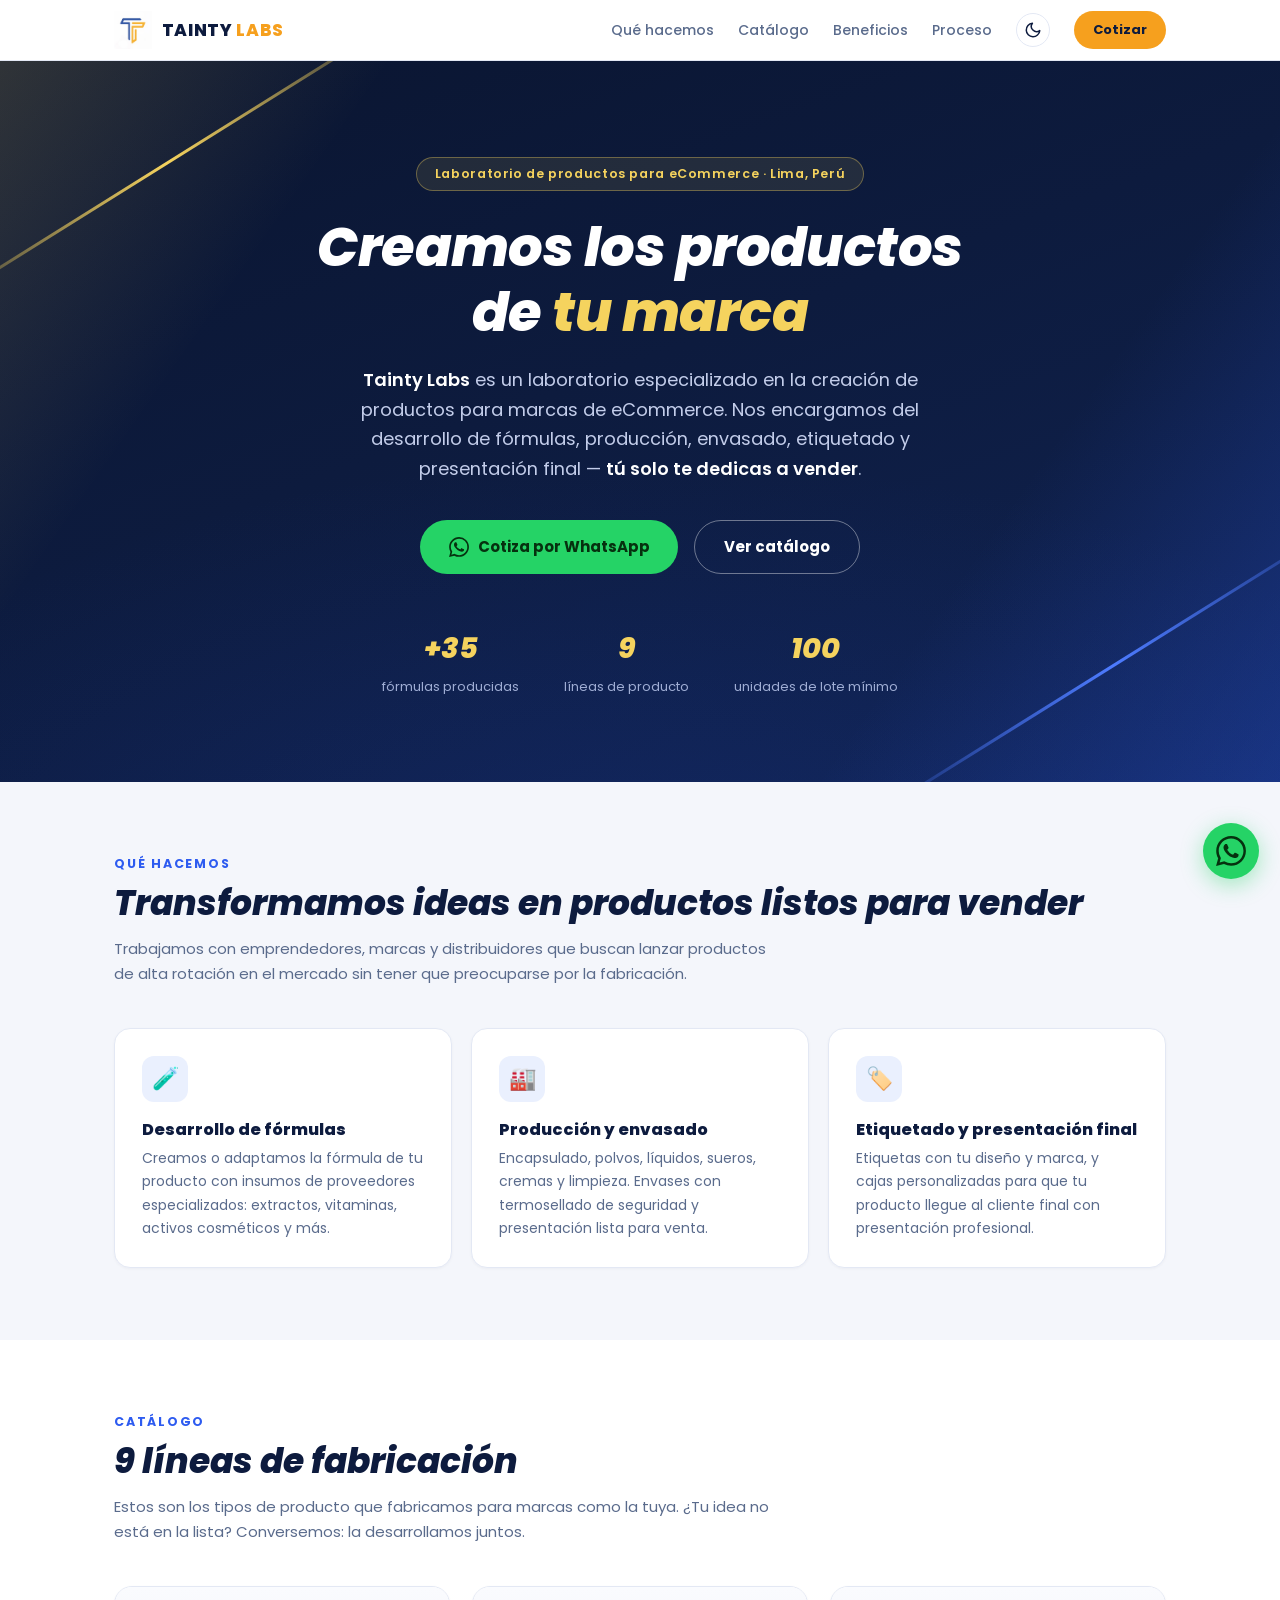
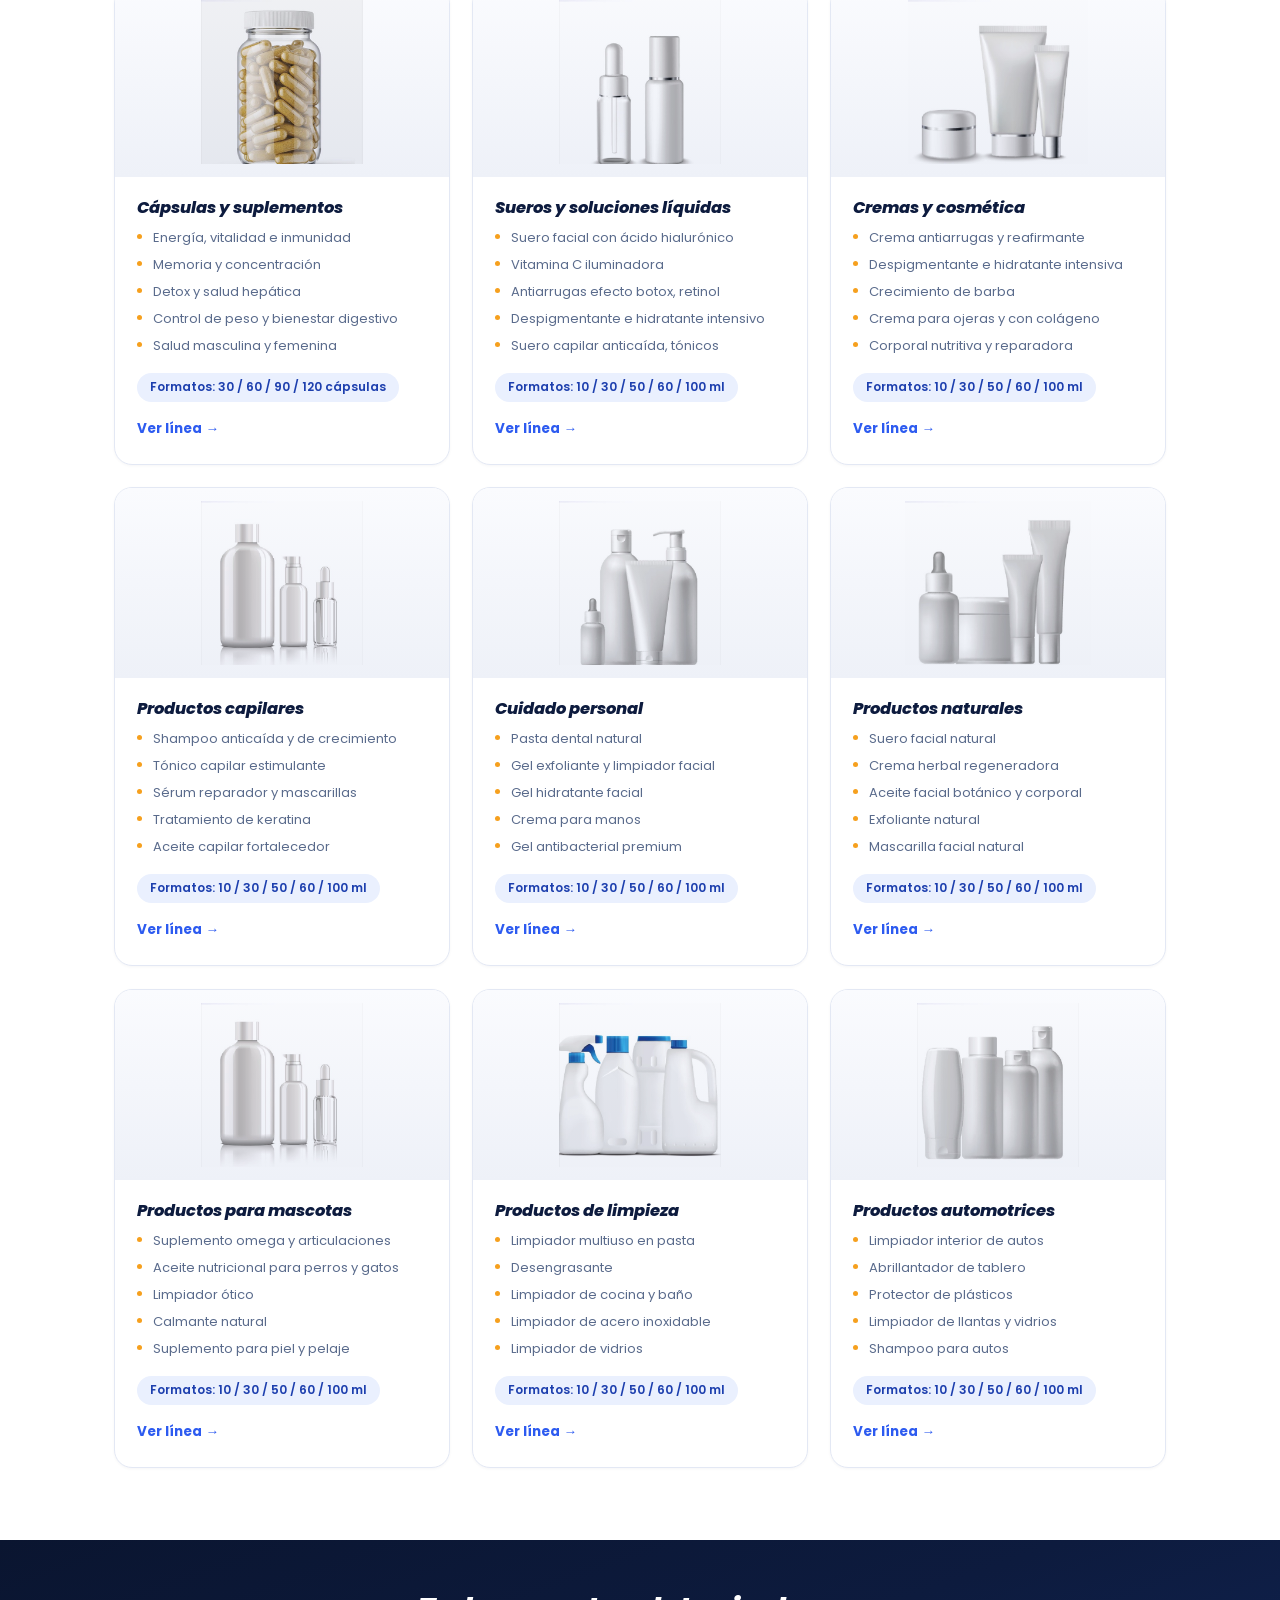
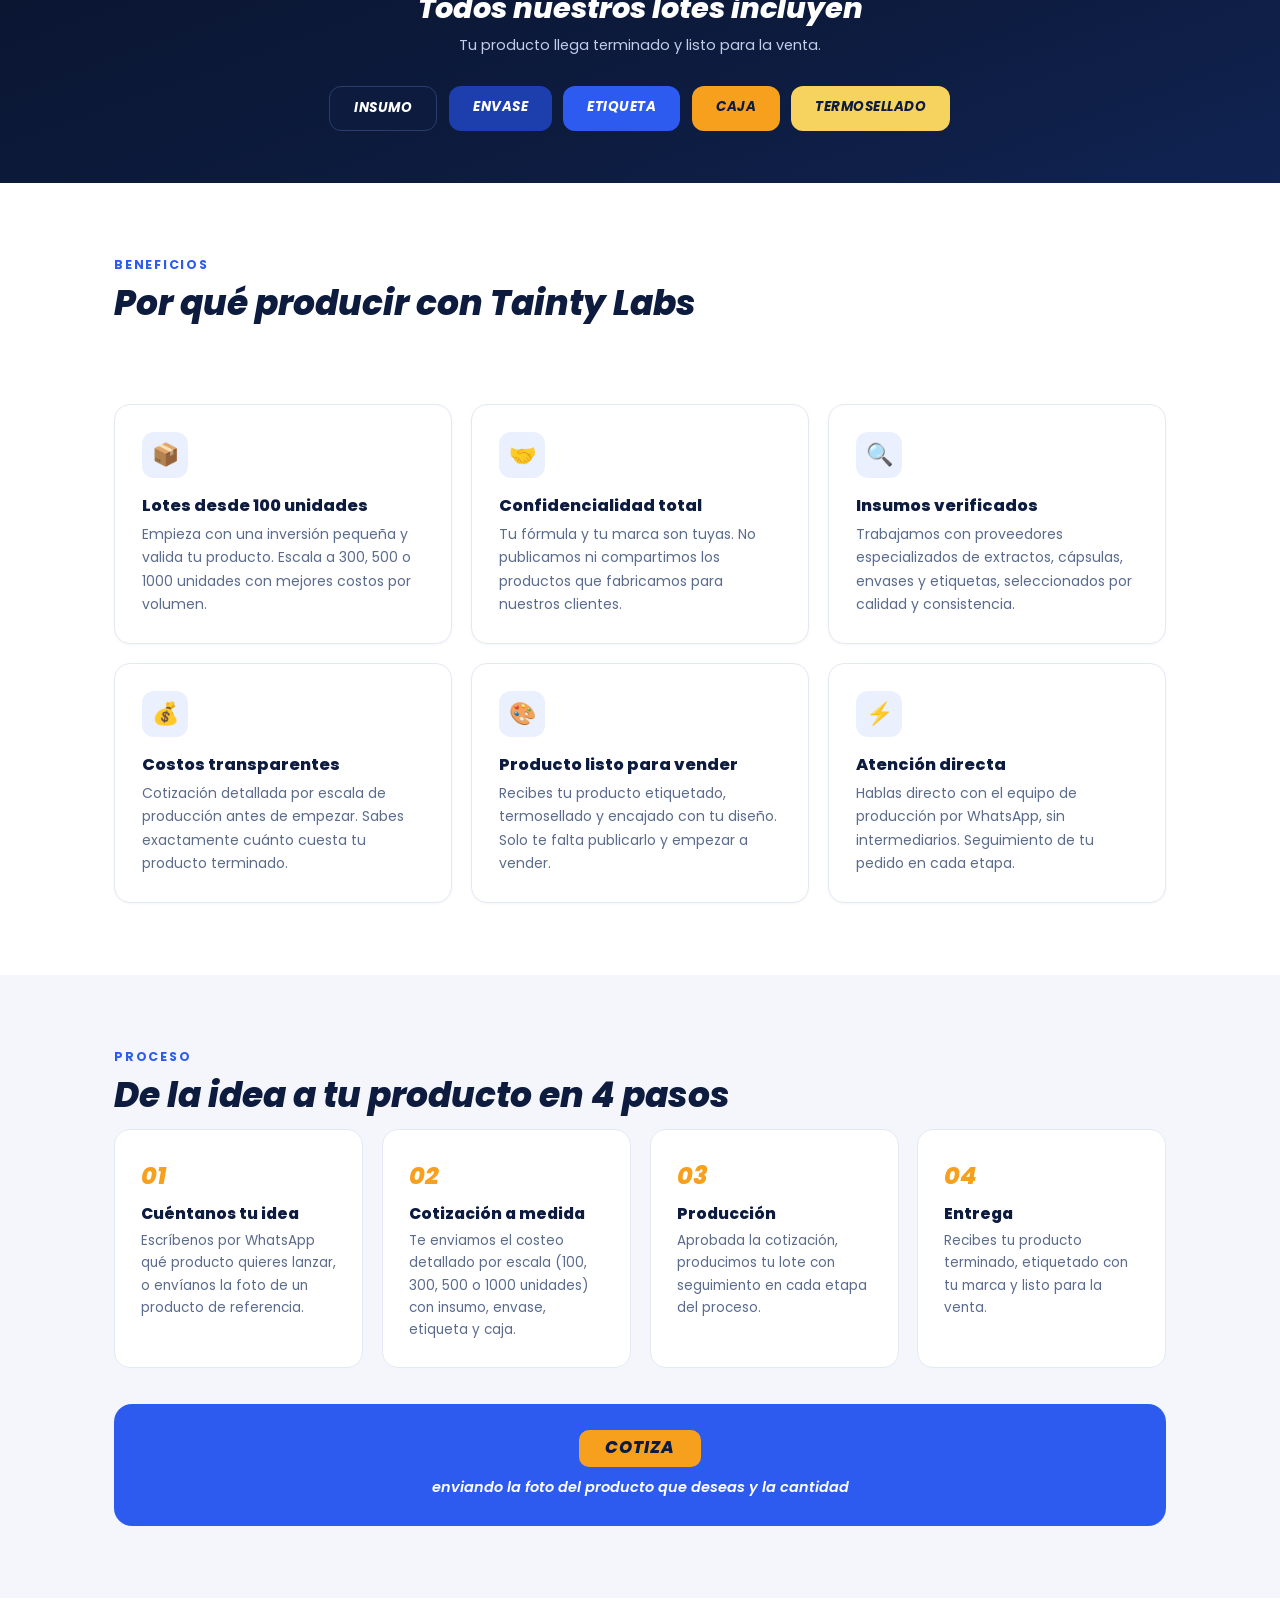
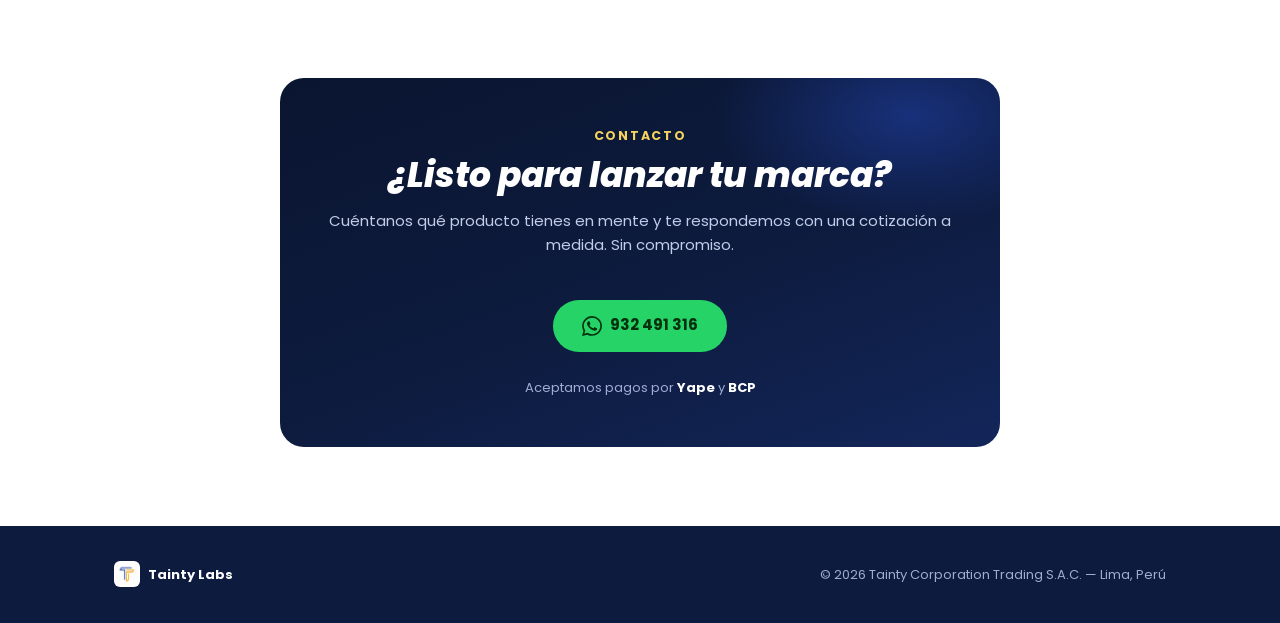
<file: index.html>
<!DOCTYPE html>
<html lang="es">
<head>
<meta charset="UTF-8">
<meta name="viewport" content="width=device-width, initial-scale=1.0">
<title>Tainty Labs — Fabricamos los productos de tu marca | Lima, Perú</title>
<meta name="description" content="Tainty Labs: laboratorio especializado en la creación de productos para marcas de eCommerce. Suplementos, cremas, capilares, limpieza y más. Lotes desde 100 unidades con envase, etiqueta y caja. Lima, Perú.">
<link rel="canonical" href="https://taintycorporation.pe/">
<meta name="theme-color" content="#0d1b3e">

<!-- Favicon -->
<link rel="icon" type="image/png" sizes="32x32" href="favicon-32.png">
<link rel="apple-touch-icon" href="apple-touch-icon.png">

<!-- Open Graph: tarjeta al compartir en WhatsApp, Facebook, etc. -->
<meta property="og:type" content="website">
<meta property="og:url" content="https://taintycorporation.pe/">
<meta property="og:site_name" content="Tainty Labs">
<meta property="og:locale" content="es_PE">
<meta property="og:title" content="Tainty Labs — Fabricamos los productos de tu marca">
<meta property="og:description" content="Laboratorio para marcas de eCommerce: suplementos, cremas, capilares, limpieza y más. Lotes desde 100 unidades con envase, etiqueta y caja. Cotiza por WhatsApp.">
<meta property="og:image" content="https://taintycorporation.pe/og-image.png">
<meta property="og:image:width" content="1200">
<meta property="og:image:height" content="630">

<!-- Twitter/X -->
<meta name="twitter:card" content="summary_large_image">
<meta name="twitter:title" content="Tainty Labs — Fabricamos los productos de tu marca">
<meta name="twitter:description" content="Laboratorio para marcas de eCommerce: suplementos, cremas, capilares, limpieza y más. Lotes desde 100 unidades. Cotiza por WhatsApp.">
<meta name="twitter:image" content="https://taintycorporation.pe/og-image.png">

<!-- Datos estructurados para Google -->
<script type="application/ld+json">
{
  "@context": "https://schema.org",
  "@type": "Organization",
  "name": "Tainty Labs — Tainty Corporation Trading S.A.C.",
  "url": "https://taintycorporation.pe/",
  "logo": "https://taintycorporation.pe/apple-touch-icon.png",
  "description": "Laboratorio especializado en la creación de productos para marcas de eCommerce: suplementos, cosmética, capilares, limpieza y más. Lima, Perú.",
  "telephone": "+51932491316",
  "areaServed": "PE",
  "address": {"@type": "PostalAddress", "addressLocality": "Lima", "addressCountry": "PE"}
}
</script>

<!-- Google Analytics (GA4) -->
<script async src="https://www.googletagmanager.com/gtag/js?id=G-0XZEC6JC2C"></script>
<script>
  window.dataLayer = window.dataLayer || [];
  function gtag(){dataLayer.push(arguments);}
  gtag('js', new Date());
  gtag('config', 'G-0XZEC6JC2C');
</script>

<link rel="preconnect" href="https://fonts.googleapis.com">
<link rel="preconnect" href="https://fonts.gstatic.com" crossorigin>
<link href="https://fonts.googleapis.com/css2?family=Poppins:ital,wght@0,400;0,500;0,600;0,700;0,800;1,600;1,700;1,800&display=swap" rel="stylesheet">
<link rel="stylesheet" href="assets/site.css">
<script>
/* Aplica el tema guardado (o el del sistema) ANTES de pintar, para evitar parpadeo */
(function(){
  try{
    var saved = localStorage.getItem('tainty-theme');
    var dark = saved ? saved === 'dark'
                     : window.matchMedia('(prefers-color-scheme: dark)').matches;
    if (dark) document.documentElement.classList.add('dark');
  }catch(e){}
})();
</script>
</head>
<body>

<header class="topbar">
  <div class="topbar-inner">
    <a class="brand" href="#">
      <img src="img/logo.png" alt="Logo Tainty Labs">
      <span class="name">Tainty <span>Labs</span></span>
    </a>
    <nav>
      <a href="#que-hacemos">Qué hacemos</a>
      <a href="#catalogo">Catálogo</a>
      <a href="#beneficios">Beneficios</a>
      <a href="#proceso">Proceso</a>
      <button class="theme-toggle" id="themeToggle" type="button" aria-label="Cambiar modo claro/oscuro" title="Modo claro/oscuro">
        <svg class="icon-moon" viewBox="0 0 24 24" fill="none" stroke="currentColor" stroke-width="2" stroke-linecap="round" stroke-linejoin="round"><path d="M21 12.79A9 9 0 1 1 11.21 3 7 7 0 0 0 21 12.79z"/></svg>
        <svg class="icon-sun" viewBox="0 0 24 24" fill="none" stroke="currentColor" stroke-width="2" stroke-linecap="round" stroke-linejoin="round"><circle cx="12" cy="12" r="4"/><path d="M12 2v2M12 20v2M4.93 4.93l1.41 1.41M17.66 17.66l1.41 1.41M2 12h2M20 12h2M6.34 17.66l-1.41 1.41M19.07 4.93l-1.41 1.41"/></svg>
      </button>
      <a href="#contacto" class="nav-cta">Cotizar</a>
    </nav>
  </div>
</header>

<section class="hero">
  <div class="wrap">
    <div class="hero-badge">Laboratorio de productos para eCommerce · Lima, Perú</div>
    <h1>Creamos los productos<br>de <em>tu marca</em></h1>
    <p><b>Tainty Labs</b> es un laboratorio especializado en la creación de productos para marcas de eCommerce. Nos encargamos del desarrollo de fórmulas, producción, envasado, etiquetado y presentación final — <b>tú solo te dedicas a vender</b>.</p>
    <div class="hero-actions">
      <a class="btn btn-wa wa-link" href="#" target="_blank" rel="noopener">
        <svg width="20" height="20" viewBox="0 0 24 24" fill="currentColor"><path d="M17.47 14.38c-.3-.15-1.76-.87-2.03-.97-.27-.1-.47-.15-.67.15-.2.3-.77.97-.94 1.17-.17.2-.35.22-.65.07-.3-.15-1.25-.46-2.39-1.47-.88-.79-1.48-1.76-1.65-2.06-.17-.3-.02-.46.13-.61.14-.13.3-.35.45-.52.15-.17.2-.3.3-.5.1-.2.05-.37-.02-.52-.08-.15-.67-1.62-.92-2.22-.24-.58-.49-.5-.67-.51l-.57-.01c-.2 0-.52.07-.8.37-.27.3-1.04 1.02-1.04 2.5 0 1.47 1.07 2.89 1.22 3.09.15.2 2.1 3.2 5.08 4.49.71.31 1.26.49 1.7.63.71.23 1.36.2 1.87.12.57-.09 1.76-.72 2-1.41.25-.7.25-1.3.18-1.42-.08-.13-.28-.2-.58-.35M12.05 21.79h-.01a9.87 9.87 0 0 1-5.03-1.38l-.36-.21-3.74.98 1-3.65-.24-.37a9.86 9.86 0 0 1-1.51-5.26c0-5.45 4.44-9.88 9.9-9.88a9.83 9.83 0 0 1 7 2.9 9.83 9.83 0 0 1 2.89 7c0 5.45-4.44 9.89-9.9 9.89m8.42-18.3A11.82 11.82 0 0 0 12.05 0C5.5 0 .16 5.34.16 11.9c0 2.1.55 4.14 1.59 5.95L.06 24l6.3-1.65a11.88 11.88 0 0 0 5.68 1.45h.01c6.55 0 11.89-5.34 11.89-11.9 0-3.18-1.24-6.16-3.47-8.41"/></svg>
        Cotiza por WhatsApp
      </a>
      <a class="btn btn-ghost" href="#catalogo">Ver catálogo</a>
    </div>
    <div class="hero-stats">
      <div class="stat"><b>+35</b><span>fórmulas producidas</span></div>
      <div class="stat"><b>9</b><span>líneas de producto</span></div>
      <div class="stat"><b>100</b><span>unidades de lote mínimo</span></div>
    </div>
  </div>
</section>

<section id="que-hacemos">
  <div class="wrap">
    <div class="sec-tag">Qué hacemos</div>
    <h2 class="sec-title">Transformamos ideas en productos listos para vender</h2>
    <p class="sec-sub">Trabajamos con emprendedores, marcas y distribuidores que buscan lanzar productos de alta rotación en el mercado sin tener que preocuparse por la fabricación.</p>
    <div class="grid3">
      <div class="card">
        <div class="icon">🧪</div>
        <h3>Desarrollo de fórmulas</h3>
        <p>Creamos o adaptamos la fórmula de tu producto con insumos de proveedores especializados: extractos, vitaminas, activos cosméticos y más.</p>
      </div>
      <div class="card">
        <div class="icon">🏭</div>
        <h3>Producción y envasado</h3>
        <p>Encapsulado, polvos, líquidos, sueros, cremas y limpieza. Envases con termosellado de seguridad y presentación lista para venta.</p>
      </div>
      <div class="card">
        <div class="icon">🏷️</div>
        <h3>Etiquetado y presentación final</h3>
        <p>Etiquetas con tu diseño y marca, y cajas personalizadas para que tu producto llegue al cliente final con presentación profesional.</p>
      </div>
    </div>
  </div>
</section>

<section id="catalogo">
  <div class="wrap">
    <div class="sec-tag">Catálogo</div>
    <h2 class="sec-title">9 líneas de fabricación</h2>
    <p class="sec-sub">Estos son los tipos de producto que fabricamos para marcas como la tuya. ¿Tu idea no está en la lista? Conversemos: la desarrollamos juntos.</p>
    <div class="cat-grid">

      <a class="cat-card" href="linea-capsulas.html">
        <div class="cat-photo"><img src="img/capsulas.jpg" alt="Frasco de cápsulas" loading="lazy"></div>
        <div class="cat-body">
          <h3>Cápsulas y suplementos</h3>
          <ul>
            <li>Energía, vitalidad e inmunidad</li>
            <li>Memoria y concentración</li>
            <li>Detox y salud hepática</li>
            <li>Control de peso y bienestar digestivo</li>
            <li>Salud masculina y femenina</li>
          </ul>
          <div class="cat-format">Formatos: 30 / 60 / 90 / 120 cápsulas</div>
          <span class="cat-cta">Ver línea →</span>
        </div>
      </a>

      <a class="cat-card" href="linea-sueros.html">
        <div class="cat-photo"><img src="img/liquidos.jpg" alt="Frascos de sueros y soluciones líquidas" loading="lazy"></div>
        <div class="cat-body">
          <h3>Sueros y soluciones líquidas</h3>
          <ul>
            <li>Suero facial con ácido hialurónico</li>
            <li>Vitamina C iluminadora</li>
            <li>Antiarrugas efecto botox, retinol</li>
            <li>Despigmentante e hidratante intensivo</li>
            <li>Suero capilar anticaída, tónicos</li>
          </ul>
          <div class="cat-format">Formatos: 10 / 30 / 50 / 60 / 100 ml</div>
          <span class="cat-cta">Ver línea →</span>
        </div>
      </a>

      <a class="cat-card" href="linea-cremas.html">
        <div class="cat-photo"><img src="img/cremas.jpg" alt="Envases de cremas y cosmética" loading="lazy"></div>
        <div class="cat-body">
          <h3>Cremas y cosmética</h3>
          <ul>
            <li>Crema antiarrugas y reafirmante</li>
            <li>Despigmentante e hidratante intensiva</li>
            <li>Crecimiento de barba</li>
            <li>Crema para ojeras y con colágeno</li>
            <li>Corporal nutritiva y reparadora</li>
          </ul>
          <div class="cat-format">Formatos: 10 / 30 / 50 / 60 / 100 ml</div>
          <span class="cat-cta">Ver línea →</span>
        </div>
      </a>

      <a class="cat-card" href="linea-capilar.html">
        <div class="cat-photo"><img src="img/capilar.jpg" alt="Envases de productos capilares" loading="lazy"></div>
        <div class="cat-body">
          <h3>Productos capilares</h3>
          <ul>
            <li>Shampoo anticaída y de crecimiento</li>
            <li>Tónico capilar estimulante</li>
            <li>Sérum reparador y mascarillas</li>
            <li>Tratamiento de keratina</li>
            <li>Aceite capilar fortalecedor</li>
          </ul>
          <div class="cat-format">Formatos: 10 / 30 / 50 / 60 / 100 ml</div>
          <span class="cat-cta">Ver línea →</span>
        </div>
      </a>

      <a class="cat-card" href="linea-cuidado.html">
        <div class="cat-photo"><img src="img/cuidado.jpg" alt="Envases de cuidado personal" loading="lazy"></div>
        <div class="cat-body">
          <h3>Cuidado personal</h3>
          <ul>
            <li>Pasta dental natural</li>
            <li>Gel exfoliante y limpiador facial</li>
            <li>Gel hidratante facial</li>
            <li>Crema para manos</li>
            <li>Gel antibacterial premium</li>
          </ul>
          <div class="cat-format">Formatos: 10 / 30 / 50 / 60 / 100 ml</div>
          <span class="cat-cta">Ver línea →</span>
        </div>
      </a>

      <a class="cat-card" href="linea-naturales.html">
        <div class="cat-photo"><img src="img/naturales.jpg" alt="Envases de productos naturales" loading="lazy"></div>
        <div class="cat-body">
          <h3>Productos naturales</h3>
          <ul>
            <li>Suero facial natural</li>
            <li>Crema herbal regeneradora</li>
            <li>Aceite facial botánico y corporal</li>
            <li>Exfoliante natural</li>
            <li>Mascarilla facial natural</li>
          </ul>
          <div class="cat-format">Formatos: 10 / 30 / 50 / 60 / 100 ml</div>
          <span class="cat-cta">Ver línea →</span>
        </div>
      </a>

      <a class="cat-card" href="linea-mascotas.html">
        <div class="cat-photo"><img src="img/mascotas.jpg" alt="Envases de productos para mascotas" loading="lazy"></div>
        <div class="cat-body">
          <h3>Productos para mascotas</h3>
          <ul>
            <li>Suplemento omega y articulaciones</li>
            <li>Aceite nutricional para perros y gatos</li>
            <li>Limpiador ótico</li>
            <li>Calmante natural</li>
            <li>Suplemento para piel y pelaje</li>
          </ul>
          <div class="cat-format">Formatos: 10 / 30 / 50 / 60 / 100 ml</div>
          <span class="cat-cta">Ver línea →</span>
        </div>
      </a>

      <a class="cat-card" href="linea-limpieza.html">
        <div class="cat-photo"><img src="img/limpieza.jpg" alt="Envases de productos de limpieza" loading="lazy"></div>
        <div class="cat-body">
          <h3>Productos de limpieza</h3>
          <ul>
            <li>Limpiador multiuso en pasta</li>
            <li>Desengrasante</li>
            <li>Limpiador de cocina y baño</li>
            <li>Limpiador de acero inoxidable</li>
            <li>Limpiador de vidrios</li>
          </ul>
          <div class="cat-format">Formatos: 10 / 30 / 50 / 60 / 100 ml</div>
          <span class="cat-cta">Ver línea →</span>
        </div>
      </a>

      <a class="cat-card" href="linea-automotriz.html">
        <div class="cat-photo"><img src="img/automotriz.jpg" alt="Envases de productos automotrices" loading="lazy"></div>
        <div class="cat-body">
          <h3>Productos automotrices</h3>
          <ul>
            <li>Limpiador interior de autos</li>
            <li>Abrillantador de tablero</li>
            <li>Protector de plásticos</li>
            <li>Limpiador de llantas y vidrios</li>
            <li>Shampoo para autos</li>
          </ul>
          <div class="cat-format">Formatos: 10 / 30 / 50 / 60 / 100 ml</div>
          <span class="cat-cta">Ver línea →</span>
        </div>
      </a>

    </div>
  </div>
</section>

<div class="incluye">
  <div class="wrap">
    <h2>Todos nuestros lotes incluyen</h2>
    <p>Tu producto llega terminado y listo para la venta.</p>
    <div class="chips">
      <div class="chip">Insumo</div>
      <div class="chip">Envase</div>
      <div class="chip">Etiqueta</div>
      <div class="chip">Caja</div>
      <div class="chip">Termosellado</div>
    </div>
  </div>
</div>

<section id="beneficios">
  <div class="wrap">
    <div class="sec-tag">Beneficios</div>
    <h2 class="sec-title">Por qué producir con Tainty Labs</h2>
    <p class="sec-sub">Pensado para que lanzar o escalar tu marca sea simple, rentable y sin sorpresas.</p>
    <div class="grid3">
      <div class="card">
        <div class="icon">📦</div>
        <h3>Lotes desde 100 unidades</h3>
        <p>Empieza con una inversión pequeña y valida tu producto. Escala a 300, 500 o 1000 unidades con mejores costos por volumen.</p>
      </div>
      <div class="card">
        <div class="icon">🤝</div>
        <h3>Confidencialidad total</h3>
        <p>Tu fórmula y tu marca son tuyas. No publicamos ni compartimos los productos que fabricamos para nuestros clientes.</p>
      </div>
      <div class="card">
        <div class="icon">🔍</div>
        <h3>Insumos verificados</h3>
        <p>Trabajamos con proveedores especializados de extractos, cápsulas, envases y etiquetas, seleccionados por calidad y consistencia.</p>
      </div>
      <div class="card">
        <div class="icon">💰</div>
        <h3>Costos transparentes</h3>
        <p>Cotización detallada por escala de producción antes de empezar. Sabes exactamente cuánto cuesta tu producto terminado.</p>
      </div>
      <div class="card">
        <div class="icon">🎨</div>
        <h3>Producto listo para vender</h3>
        <p>Recibes tu producto etiquetado, termosellado y encajado con tu diseño. Solo te falta publicarlo y empezar a vender.</p>
      </div>
      <div class="card">
        <div class="icon">⚡</div>
        <h3>Atención directa</h3>
        <p>Hablas directo con el equipo de producción por WhatsApp, sin intermediarios. Seguimiento de tu pedido en cada etapa.</p>
      </div>
    </div>
  </div>
</section>

<section id="proceso">
  <div class="wrap">
    <div class="sec-tag">Proceso</div>
    <h2 class="sec-title">De la idea a tu producto en 4 pasos</h2>
    <div class="steps">
      <div class="step">
        <h3>Cuéntanos tu idea</h3>
        <p>Escríbenos por WhatsApp qué producto quieres lanzar, o envíanos la foto de un producto de referencia.</p>
      </div>
      <div class="step">
        <h3>Cotización a medida</h3>
        <p>Te enviamos el costeo detallado por escala (100, 300, 500 o 1000 unidades) con insumo, envase, etiqueta y caja.</p>
      </div>
      <div class="step">
        <h3>Producción</h3>
        <p>Aprobada la cotización, producimos tu lote con seguimiento en cada etapa del proceso.</p>
      </div>
      <div class="step">
        <h3>Entrega</h3>
        <p>Recibes tu producto terminado, etiquetado con tu marca y listo para la venta.</p>
      </div>
    </div>
    <div class="cotiza-band">
      <div class="tag">Cotiza</div>
      <p>enviando la foto del producto que deseas y la cantidad</p>
    </div>
  </div>
</section>

<section id="contacto">
  <div class="wrap">
    <div class="contact-box">
      <div class="sec-tag" style="color:var(--gold)">Contacto</div>
      <h2 class="sec-title">¿Listo para lanzar tu marca?</h2>
      <p class="sec-sub">Cuéntanos qué producto tienes en mente y te respondemos con una cotización a medida. Sin compromiso.</p>
      <div class="phones">
        <a class="btn btn-wa wa-link" href="#" target="_blank" rel="noopener">
          <svg width="20" height="20" viewBox="0 0 24 24" fill="currentColor"><path d="M17.47 14.38c-.3-.15-1.76-.87-2.03-.97-.27-.1-.47-.15-.67.15-.2.3-.77.97-.94 1.17-.17.2-.35.22-.65.07-.3-.15-1.25-.46-2.39-1.47-.88-.79-1.48-1.76-1.65-2.06-.17-.3-.02-.46.13-.61.14-.13.3-.35.45-.52.15-.17.2-.3.3-.5.1-.2.05-.37-.02-.52-.08-.15-.67-1.62-.92-2.22-.24-.58-.49-.5-.67-.51l-.57-.01c-.2 0-.52.07-.8.37-.27.3-1.04 1.02-1.04 2.5 0 1.47 1.07 2.89 1.22 3.09.15.2 2.1 3.2 5.08 4.49.71.31 1.26.49 1.7.63.71.23 1.36.2 1.87.12.57-.09 1.76-.72 2-1.41.25-.7.25-1.3.18-1.42-.08-.13-.28-.2-.58-.35M12.05 21.79h-.01a9.87 9.87 0 0 1-5.03-1.38l-.36-.21-3.74.98 1-3.65-.24-.37a9.86 9.86 0 0 1-1.51-5.26c0-5.45 4.44-9.88 9.9-9.88a9.83 9.83 0 0 1 7 2.9 9.83 9.83 0 0 1 2.89 7c0 5.45-4.44 9.89-9.9 9.89m8.42-18.3A11.82 11.82 0 0 0 12.05 0C5.5 0 .16 5.34.16 11.9c0 2.1.55 4.14 1.59 5.95L.06 24l6.3-1.65a11.88 11.88 0 0 0 5.68 1.45h.01c6.55 0 11.89-5.34 11.89-11.9 0-3.18-1.24-6.16-3.47-8.41"/></svg>
        932 491 316
        </a>
      </div>
      <div class="pagos">Aceptamos pagos por <b>Yape</b> y <b>BCP</b></div>
    </div>
  </div>
</section>

<a class="wa-float wa-link" href="#" target="_blank" rel="noopener" aria-label="WhatsApp">
  <svg viewBox="0 0 24 24"><path d="M17.47 14.38c-.3-.15-1.76-.87-2.03-.97-.27-.1-.47-.15-.67.15-.2.3-.77.97-.94 1.17-.17.2-.35.22-.65.07-.3-.15-1.25-.46-2.39-1.47-.88-.79-1.48-1.76-1.65-2.06-.17-.3-.02-.46.13-.61.14-.13.3-.35.45-.52.15-.17.2-.3.3-.5.1-.2.05-.37-.02-.52-.08-.15-.67-1.62-.92-2.22-.24-.58-.49-.5-.67-.51l-.57-.01c-.2 0-.52.07-.8.37-.27.3-1.04 1.02-1.04 2.5 0 1.47 1.07 2.89 1.22 3.09.15.2 2.1 3.2 5.08 4.49.71.31 1.26.49 1.7.63.71.23 1.36.2 1.87.12.57-.09 1.76-.72 2-1.41.25-.7.25-1.3.18-1.42-.08-.13-.28-.2-.58-.35M12.05 21.79h-.01a9.87 9.87 0 0 1-5.03-1.38l-.36-.21-3.74.98 1-3.65-.24-.37a9.86 9.86 0 0 1-1.51-5.26c0-5.45 4.44-9.88 9.9-9.88a9.83 9.83 0 0 1 7 2.9 9.83 9.83 0 0 1 2.89 7c0 5.45-4.44 9.89-9.9 9.89m8.42-18.3A11.82 11.82 0 0 0 12.05 0C5.5 0 .16 5.34.16 11.9c0 2.1.55 4.14 1.59 5.95L.06 24l6.3-1.65a11.88 11.88 0 0 0 5.68 1.45h.01c6.55 0 11.89-5.34 11.89-11.9 0-3.18-1.24-6.16-3.47-8.41"/></svg>
</a>

<footer>
  <div class="foot-inner">
    <div class="foot-brand"><img src="img/logo.png" alt="">Tainty Labs</div>
    <div>© <span id="year"></span> Tainty Corporation Trading S.A.C. — Lima, Perú</div>
  </div>
</footer>

<script src="assets/site.js"></script>

</body>
</html>
</file>
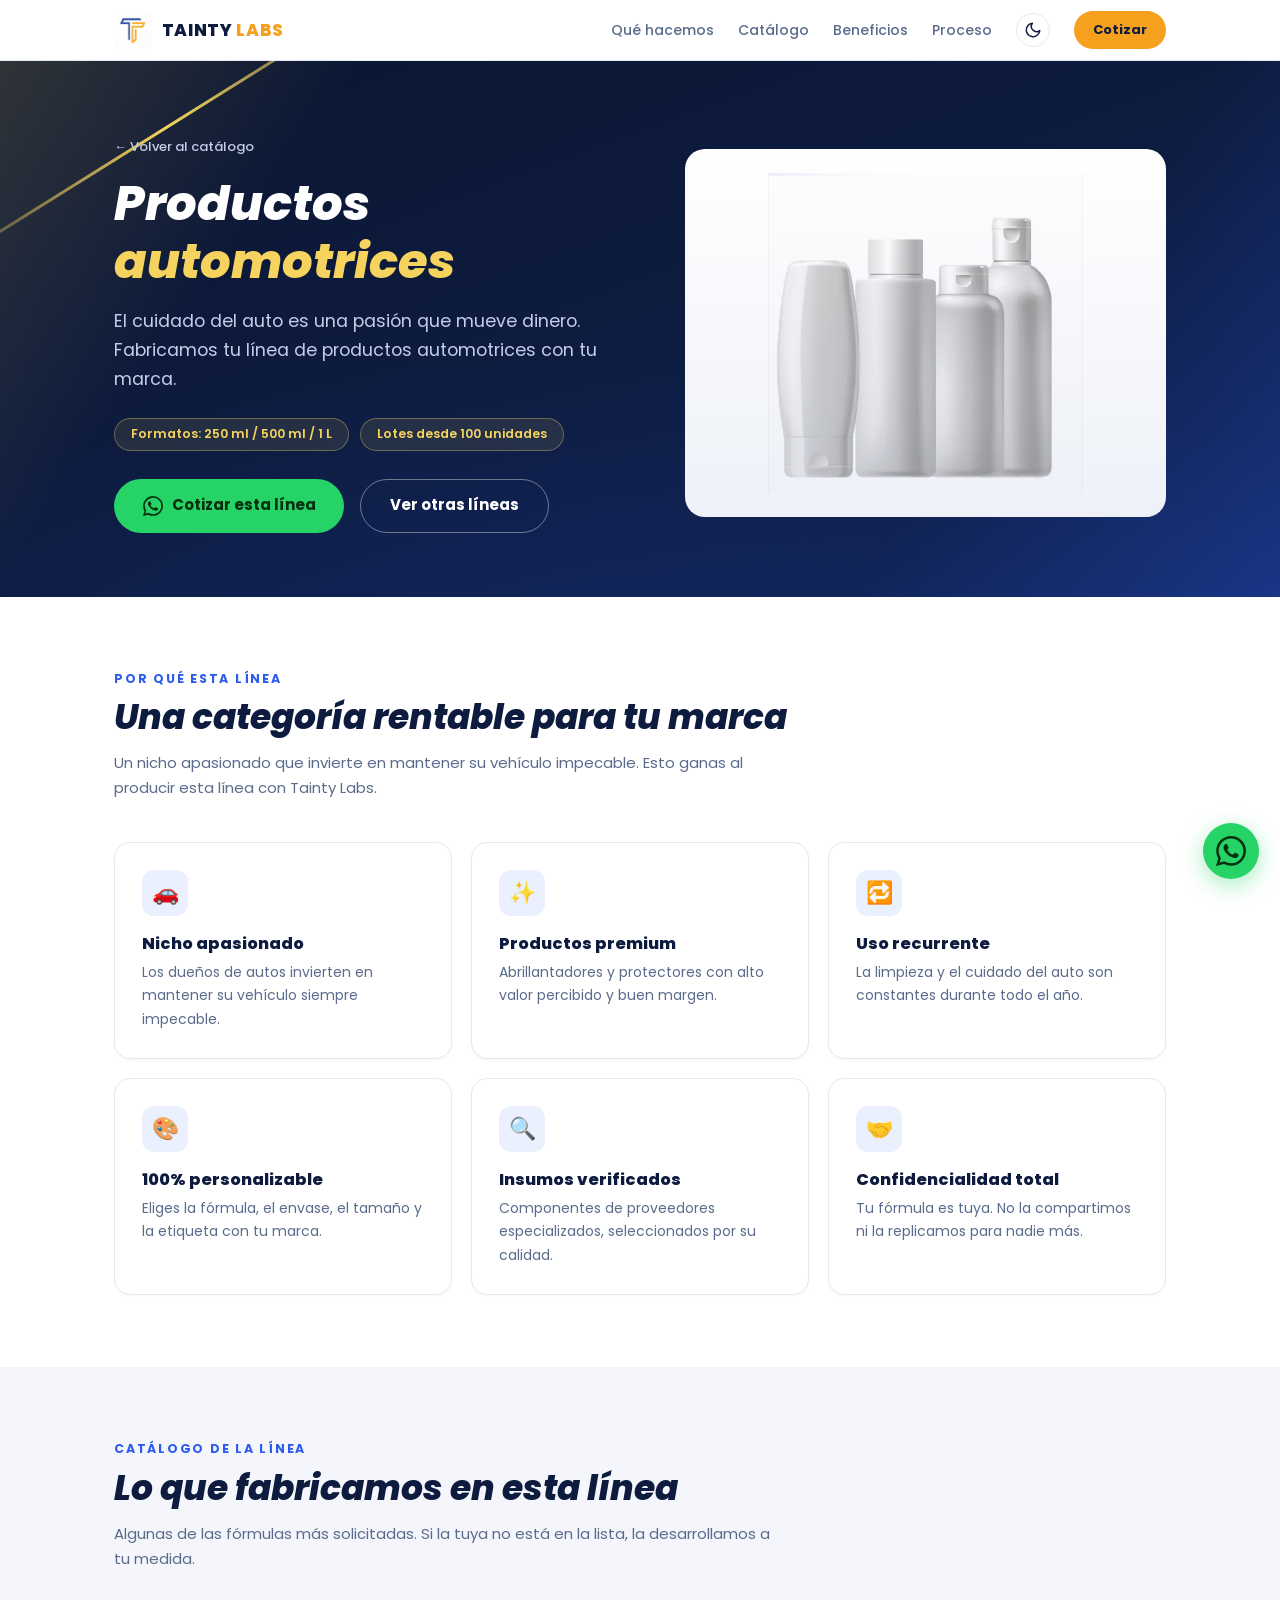
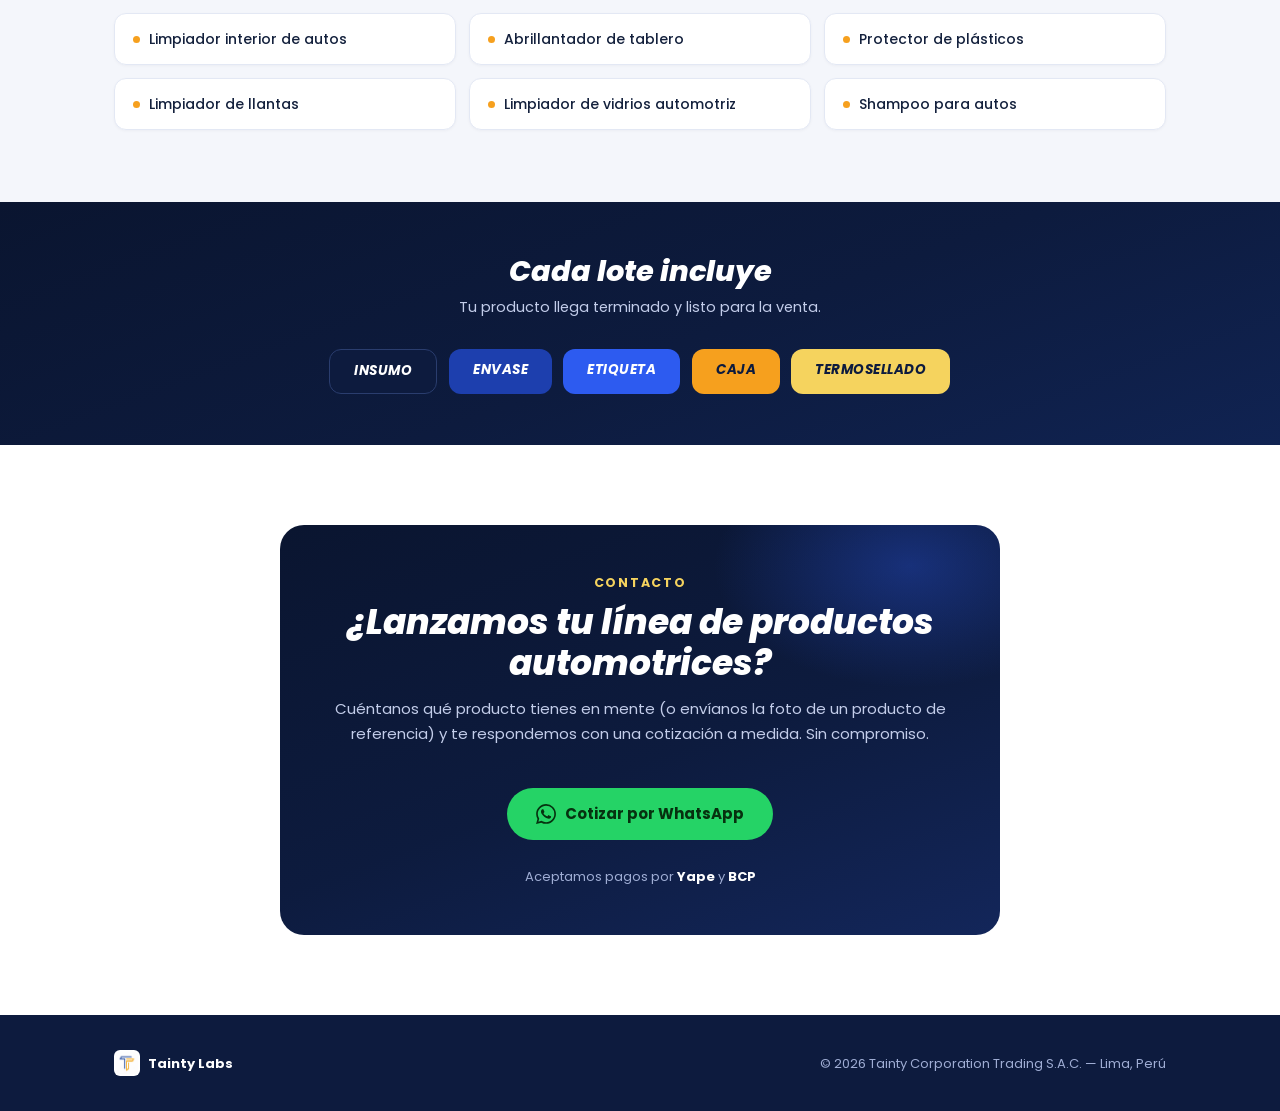
<file: linea-automotriz.html>
<!DOCTYPE html>
<html lang="es">
<head>
<meta charset="UTF-8">
<meta name="viewport" content="width=device-width, initial-scale=1.0">
<title>Productos automotrices por encargo para tu marca | Tainty Labs</title>
<meta name="description" content="Fabricamos tu línea de productos automotrices con tu fórmula y tu marca. Lotes desde 100 unidades con envase, etiqueta y caja. Lima, Perú.">
<link rel="canonical" href="https://taintycorporation.pe/linea-automotriz.html">
<meta name="theme-color" content="#0d1b3e">

<link rel="icon" type="image/png" sizes="32x32" href="favicon-32.png">
<link rel="apple-touch-icon" href="apple-touch-icon.png">

<meta property="og:type" content="website">
<meta property="og:url" content="https://taintycorporation.pe/linea-automotriz.html">
<meta property="og:site_name" content="Tainty Labs">
<meta property="og:locale" content="es_PE">
<meta property="og:title" content="Productos automotrices por encargo | Tainty Labs">
<meta property="og:description" content="Fabricamos tu línea de productos automotrices con tu marca. Lotes desde 100 unidades.">
<meta property="og:image" content="https://taintycorporation.pe/og-image.png">
<meta property="og:image:width" content="1200">
<meta property="og:image:height" content="630">
<meta name="twitter:card" content="summary_large_image">
<meta name="twitter:title" content="Productos automotrices por encargo | Tainty Labs">
<meta name="twitter:description" content="Fabricamos tu línea de productos automotrices con tu marca. Lotes desde 100 unidades.">
<meta name="twitter:image" content="https://taintycorporation.pe/og-image.png">

<!-- Google Analytics (GA4) -->
<script async src="https://www.googletagmanager.com/gtag/js?id=G-0XZEC6JC2C"></script>
<script>
  window.dataLayer = window.dataLayer || [];
  function gtag(){dataLayer.push(arguments);}
  gtag('js', new Date());
  gtag('config', 'G-0XZEC6JC2C');
</script>

<link rel="preconnect" href="https://fonts.googleapis.com">
<link rel="preconnect" href="https://fonts.gstatic.com" crossorigin>
<link href="https://fonts.googleapis.com/css2?family=Poppins:ital,wght@0,400;0,500;0,600;0,700;0,800;1,600;1,700;1,800&display=swap" rel="stylesheet">
<link rel="stylesheet" href="assets/site.css">
<script>
(function(){
  try{
    var saved = localStorage.getItem('tainty-theme');
    var dark = saved ? saved === 'dark' : window.matchMedia('(prefers-color-scheme: dark)').matches;
    if (dark) document.documentElement.classList.add('dark');
  }catch(e){}
})();
</script>
</head>
<body>

<header class="topbar">
  <div class="topbar-inner">
    <a class="brand" href="index.html">
      <img src="img/logo.png" alt="Logo Tainty Labs">
      <span class="name">Tainty <span>Labs</span></span>
    </a>
    <nav>
      <a href="index.html#que-hacemos">Qué hacemos</a>
      <a href="index.html#catalogo">Catálogo</a>
      <a href="index.html#beneficios">Beneficios</a>
      <a href="index.html#proceso">Proceso</a>
      <button class="theme-toggle" id="themeToggle" type="button" aria-label="Cambiar modo claro/oscuro" title="Modo claro/oscuro">
        <svg class="icon-moon" viewBox="0 0 24 24" fill="none" stroke="currentColor" stroke-width="2" stroke-linecap="round" stroke-linejoin="round"><path d="M21 12.79A9 9 0 1 1 11.21 3 7 7 0 0 0 21 12.79z"/></svg>
        <svg class="icon-sun" viewBox="0 0 24 24" fill="none" stroke="currentColor" stroke-width="2" stroke-linecap="round" stroke-linejoin="round"><circle cx="12" cy="12" r="4"/><path d="M12 2v2M12 20v2M4.93 4.93l1.41 1.41M17.66 17.66l1.41 1.41M2 12h2M20 12h2M6.34 17.66l-1.41 1.41M19.07 4.93l-1.41 1.41"/></svg>
      </button>
      <a class="wa-cat nav-cta" data-cat="productos automotrices" href="#" target="_blank" rel="noopener">Cotizar</a>
    </nav>
  </div>
</header>

<section class="line-hero">
  <div class="wrap">
    <div>
      <a class="back-link" href="index.html#catalogo">← Volver al catálogo</a>
      <h1>Productos <em>automotrices</em></h1>
      <p class="line-sub">El cuidado del auto es una pasión que mueve dinero. Fabricamos tu línea de productos automotrices con tu marca.</p>
      <div class="line-meta">
        <span class="line-badge">Formatos: 250 ml / 500 ml / 1 L</span>
        <span class="line-badge">Lotes desde 100 unidades</span>
      </div>
      <div class="line-cta">
        <a class="btn btn-wa wa-cat" data-cat="productos automotrices" href="#" target="_blank" rel="noopener">
          <svg width="20" height="20" viewBox="0 0 24 24" fill="currentColor"><path d="M17.47 14.38c-.3-.15-1.76-.87-2.03-.97-.27-.1-.47-.15-.67.15-.2.3-.77.97-.94 1.17-.17.2-.35.22-.65.07-.3-.15-1.25-.46-2.39-1.47-.88-.79-1.48-1.76-1.65-2.06-.17-.3-.02-.46.13-.61.14-.13.3-.35.45-.52.15-.17.2-.3.3-.5.1-.2.05-.37-.02-.52-.08-.15-.67-1.62-.92-2.22-.24-.58-.49-.5-.67-.51l-.57-.01c-.2 0-.52.07-.8.37-.27.3-1.04 1.02-1.04 2.5 0 1.47 1.07 2.89 1.22 3.09.15.2 2.1 3.2 5.08 4.49.71.31 1.26.49 1.7.63.71.23 1.36.2 1.87.12.57-.09 1.76-.72 2-1.41.25-.7.25-1.3.18-1.42-.08-.13-.28-.2-.58-.35M12.05 21.79h-.01a9.87 9.87 0 0 1-5.03-1.38l-.36-.21-3.74.98 1-3.65-.24-.37a9.86 9.86 0 0 1-1.51-5.26c0-5.45 4.44-9.88 9.9-9.88a9.83 9.83 0 0 1 7 2.9 9.83 9.83 0 0 1 2.89 7c0 5.45-4.44 9.89-9.9 9.89m8.42-18.3A11.82 11.82 0 0 0 12.05 0C5.5 0 .16 5.34.16 11.9c0 2.1.55 4.14 1.59 5.95L.06 24l6.3-1.65a11.88 11.88 0 0 0 5.68 1.45h.01c6.55 0 11.89-5.34 11.89-11.9 0-3.18-1.24-6.16-3.47-8.41"/></svg>
          Cotizar esta línea
        </a>
        <a class="btn btn-ghost" href="index.html#catalogo">Ver otras líneas</a>
      </div>
    </div>
    <div class="line-photo">
      <img src="img/automotriz.jpg" alt="Productos automotrices">
    </div>
  </div>
</section>

<section id="beneficios">
  <div class="wrap">
    <div class="sec-tag">Por qué esta línea</div>
    <h2 class="sec-title">Una categoría rentable para tu marca</h2>
    <p class="sec-sub">Un nicho apasionado que invierte en mantener su vehículo impecable. Esto ganas al producir esta línea con Tainty Labs.</p>
    <div class="grid3">
      <div class="card">
        <div class="icon">🚗</div>
        <h3>Nicho apasionado</h3>
        <p>Los dueños de autos invierten en mantener su vehículo siempre impecable.</p>
      </div>
      <div class="card">
        <div class="icon">✨</div>
        <h3>Productos premium</h3>
        <p>Abrillantadores y protectores con alto valor percibido y buen margen.</p>
      </div>
      <div class="card">
        <div class="icon">🔁</div>
        <h3>Uso recurrente</h3>
        <p>La limpieza y el cuidado del auto son constantes durante todo el año.</p>
      </div>
      <div class="card">
        <div class="icon">🎨</div>
        <h3>100% personalizable</h3>
        <p>Eliges la fórmula, el envase, el tamaño y la etiqueta con tu marca.</p>
      </div>
      <div class="card">
        <div class="icon">🔍</div>
        <h3>Insumos verificados</h3>
        <p>Componentes de proveedores especializados, seleccionados por su calidad.</p>
      </div>
      <div class="card">
        <div class="icon">🤝</div>
        <h3>Confidencialidad total</h3>
        <p>Tu fórmula es tuya. No la compartimos ni la replicamos para nadie más.</p>
      </div>
    </div>
  </div>
</section>

<section id="productos" style="background:var(--bg-soft)">
  <div class="wrap">
    <div class="sec-tag">Catálogo de la línea</div>
    <h2 class="sec-title">Lo que fabricamos en esta línea</h2>
    <p class="sec-sub">Algunas de las fórmulas más solicitadas. Si la tuya no está en la lista, la desarrollamos a tu medida.</p>
    <div class="prod-grid">
      <div class="prod-item">Limpiador interior de autos</div>
      <div class="prod-item">Abrillantador de tablero</div>
      <div class="prod-item">Protector de plásticos</div>
      <div class="prod-item">Limpiador de llantas</div>
      <div class="prod-item">Limpiador de vidrios automotriz</div>
      <div class="prod-item">Shampoo para autos</div>
    </div>
  </div>
</section>

<div class="incluye">
  <div class="wrap">
    <h2>Cada lote incluye</h2>
    <p>Tu producto llega terminado y listo para la venta.</p>
    <div class="chips">
      <div class="chip">Insumo</div>
      <div class="chip">Envase</div>
      <div class="chip">Etiqueta</div>
      <div class="chip">Caja</div>
      <div class="chip">Termosellado</div>
    </div>
  </div>
</div>

<section id="contacto">
  <div class="wrap">
    <div class="contact-box">
      <div class="sec-tag" style="color:var(--gold)">Contacto</div>
      <h2 class="sec-title">¿Lanzamos tu línea de productos automotrices?</h2>
      <p class="sec-sub">Cuéntanos qué producto tienes en mente (o envíanos la foto de un producto de referencia) y te respondemos con una cotización a medida. Sin compromiso.</p>
      <div class="phones">
        <a class="btn btn-wa wa-cat" data-cat="productos automotrices" href="#" target="_blank" rel="noopener">
          <svg width="20" height="20" viewBox="0 0 24 24" fill="currentColor"><path d="M17.47 14.38c-.3-.15-1.76-.87-2.03-.97-.27-.1-.47-.15-.67.15-.2.3-.77.97-.94 1.17-.17.2-.35.22-.65.07-.3-.15-1.25-.46-2.39-1.47-.88-.79-1.48-1.76-1.65-2.06-.17-.3-.02-.46.13-.61.14-.13.3-.35.45-.52.15-.17.2-.3.3-.5.1-.2.05-.37-.02-.52-.08-.15-.67-1.62-.92-2.22-.24-.58-.49-.5-.67-.51l-.57-.01c-.2 0-.52.07-.8.37-.27.3-1.04 1.02-1.04 2.5 0 1.47 1.07 2.89 1.22 3.09.15.2 2.1 3.2 5.08 4.49.71.31 1.26.49 1.7.63.71.23 1.36.2 1.87.12.57-.09 1.76-.72 2-1.41.25-.7.25-1.3.18-1.42-.08-.13-.28-.2-.58-.35M12.05 21.79h-.01a9.87 9.87 0 0 1-5.03-1.38l-.36-.21-3.74.98 1-3.65-.24-.37a9.86 9.86 0 0 1-1.51-5.26c0-5.45 4.44-9.88 9.9-9.88a9.83 9.83 0 0 1 7 2.9 9.83 9.83 0 0 1 2.89 7c0 5.45-4.44 9.89-9.9 9.89m8.42-18.3A11.82 11.82 0 0 0 12.05 0C5.5 0 .16 5.34.16 11.9c0 2.1.55 4.14 1.59 5.95L.06 24l6.3-1.65a11.88 11.88 0 0 0 5.68 1.45h.01c6.55 0 11.89-5.34 11.89-11.9 0-3.18-1.24-6.16-3.47-8.41"/></svg>
        Cotizar por WhatsApp
        </a>
      </div>
      <div class="pagos">Aceptamos pagos por <b>Yape</b> y <b>BCP</b></div>
    </div>
  </div>
</section>

<a class="wa-float wa-cat" data-cat="productos automotrices" href="#" target="_blank" rel="noopener" aria-label="WhatsApp">
  <svg viewBox="0 0 24 24"><path d="M17.47 14.38c-.3-.15-1.76-.87-2.03-.97-.27-.1-.47-.15-.67.15-.2.3-.77.97-.94 1.17-.17.2-.35.22-.65.07-.3-.15-1.25-.46-2.39-1.47-.88-.79-1.48-1.76-1.65-2.06-.17-.3-.02-.46.13-.61.14-.13.3-.35.45-.52.15-.17.2-.3.3-.5.1-.2.05-.37-.02-.52-.08-.15-.67-1.62-.92-2.22-.24-.58-.49-.5-.67-.51l-.57-.01c-.2 0-.52.07-.8.37-.27.3-1.04 1.02-1.04 2.5 0 1.47 1.07 2.89 1.22 3.09.15.2 2.1 3.2 5.08 4.49.71.31 1.26.49 1.7.63.71.23 1.36.2 1.87.12.57-.09 1.76-.72 2-1.41.25-.7.25-1.3.18-1.42-.08-.13-.28-.2-.58-.35M12.05 21.79h-.01a9.87 9.87 0 0 1-5.03-1.38l-.36-.21-3.74.98 1-3.65-.24-.37a9.86 9.86 0 0 1-1.51-5.26c0-5.45 4.44-9.88 9.9-9.88a9.83 9.83 0 0 1 7 2.9 9.83 9.83 0 0 1 2.89 7c0 5.45-4.44 9.89-9.9 9.89m8.42-18.3A11.82 11.82 0 0 0 12.05 0C5.5 0 .16 5.34.16 11.9c0 2.1.55 4.14 1.59 5.95L.06 24l6.3-1.65a11.88 11.88 0 0 0 5.68 1.45h.01c6.55 0 11.89-5.34 11.89-11.9 0-3.18-1.24-6.16-3.47-8.41"/></svg>
</a>

<footer>
  <div class="foot-inner">
    <div class="foot-brand"><img src="img/logo.png" alt="">Tainty Labs</div>
    <div>© <span id="year"></span> Tainty Corporation Trading S.A.C. — Lima, Perú</div>
  </div>
</footer>

<script src="assets/site.js"></script>
</body>
</html>
</file>
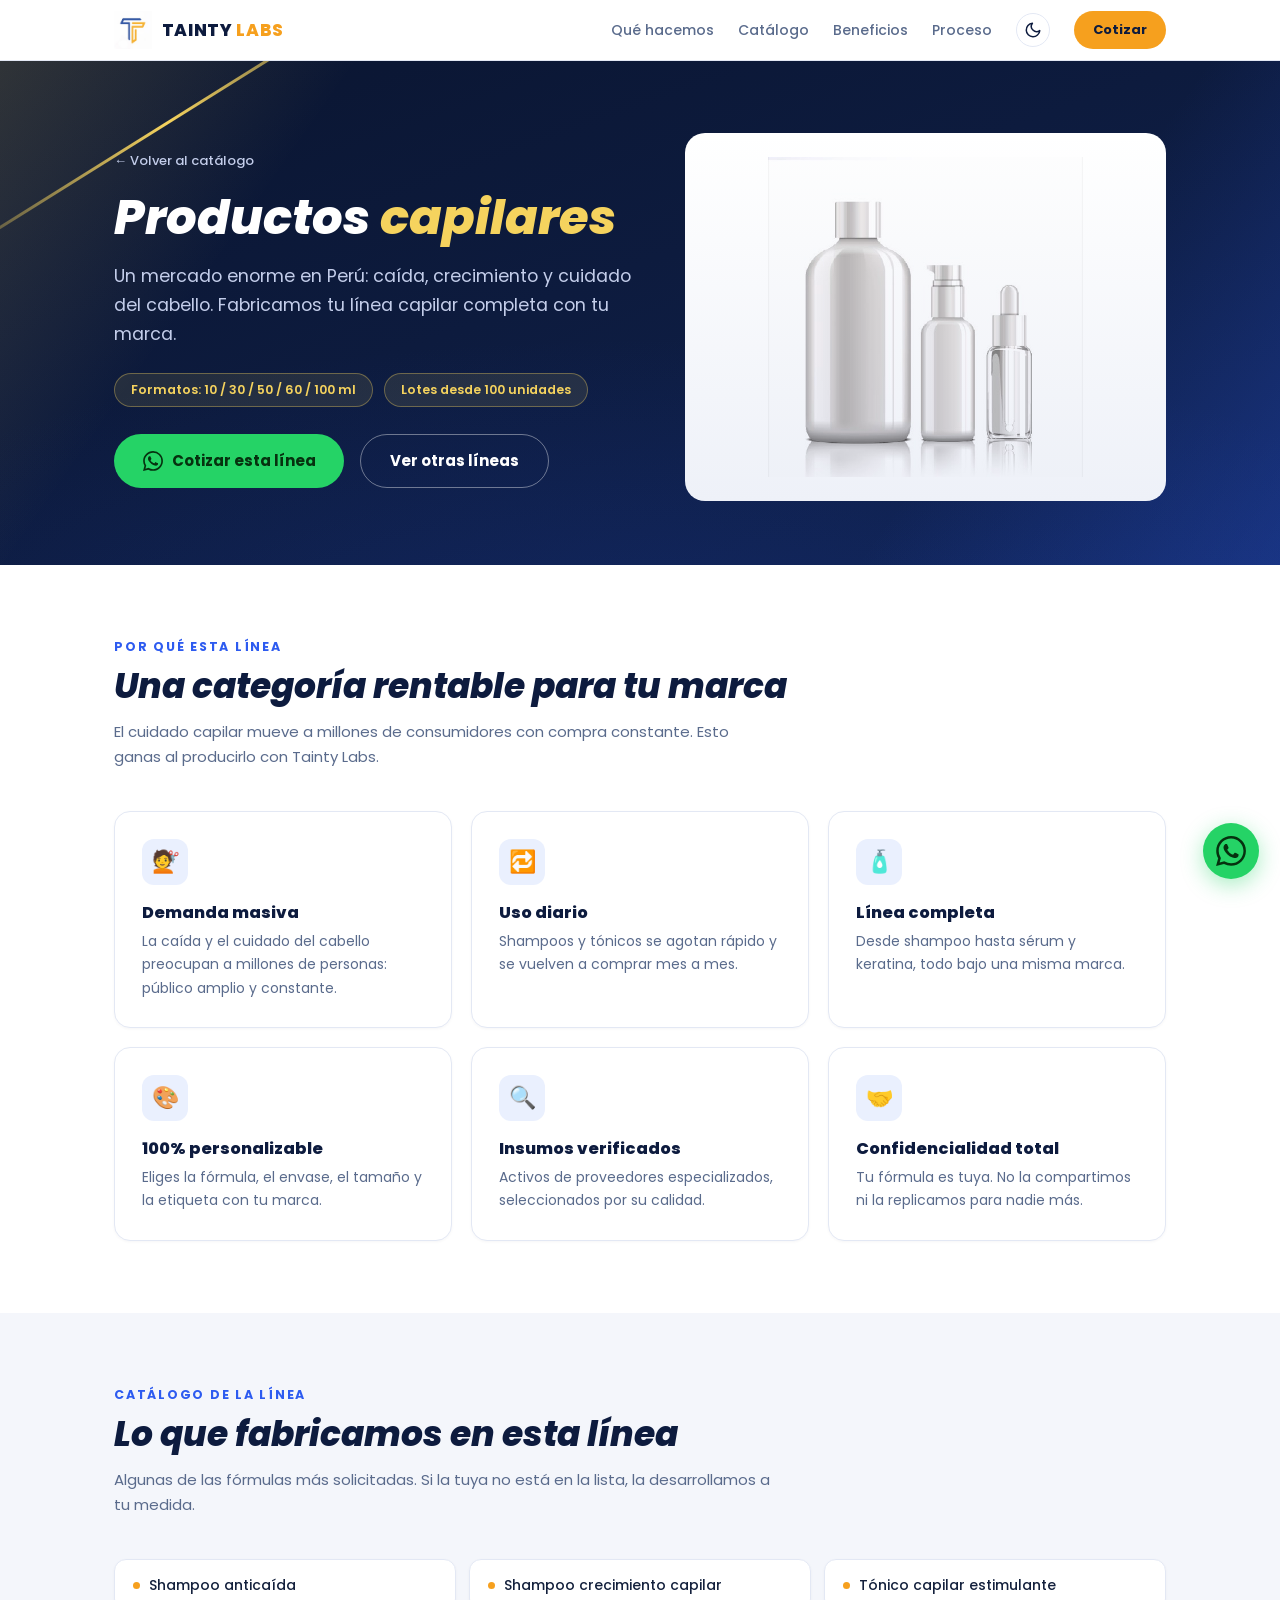
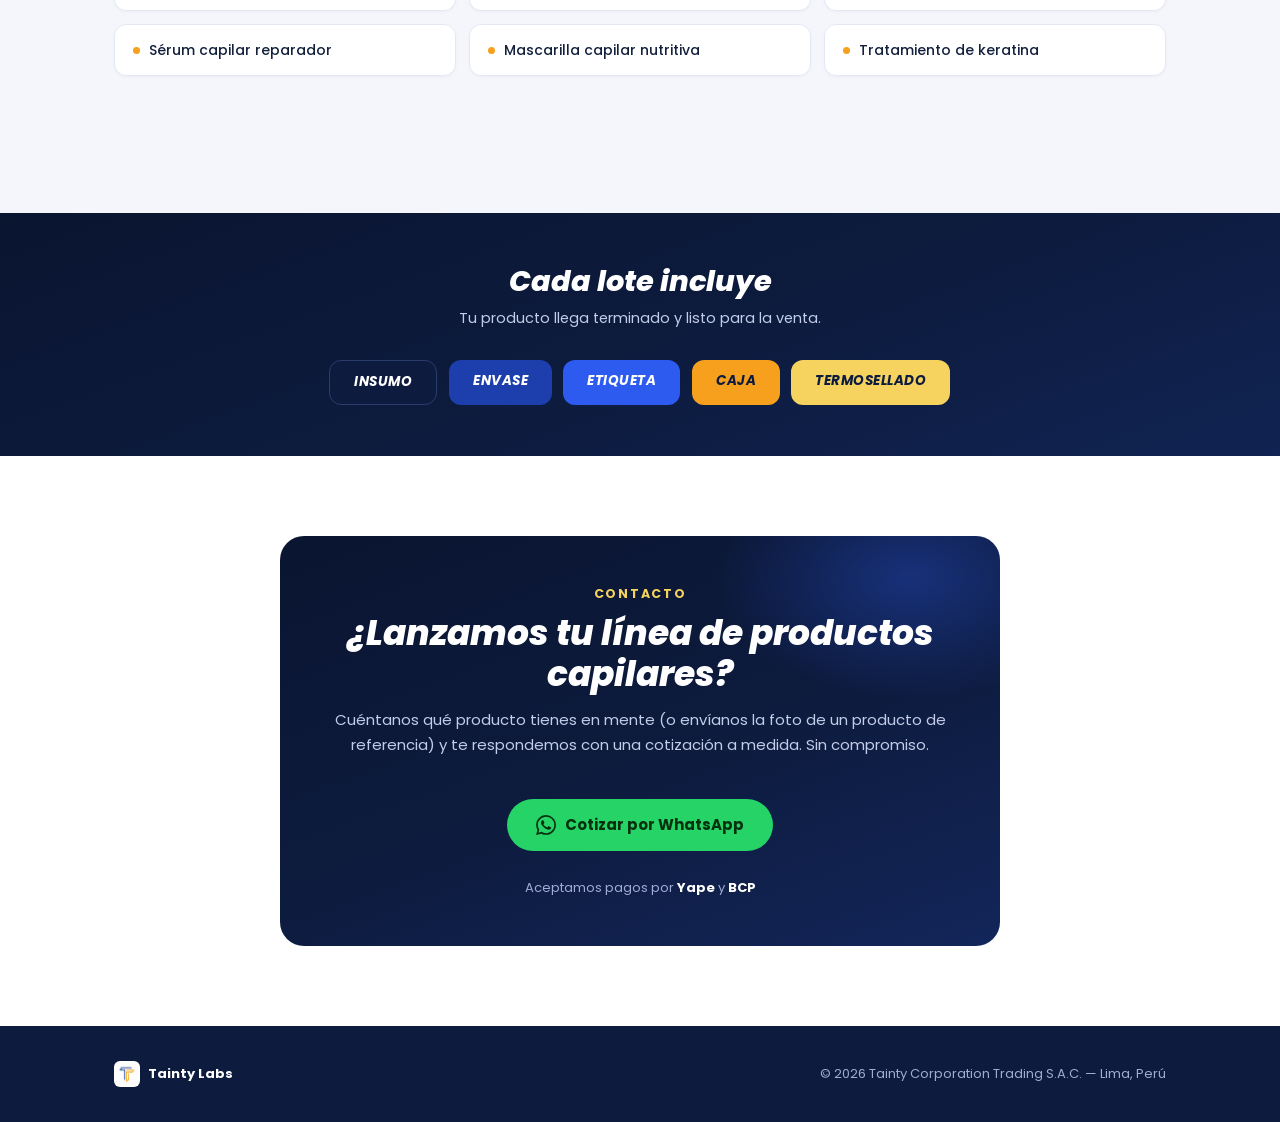
<file: linea-capilar.html>
<!DOCTYPE html>
<html lang="es">
<head>
<meta charset="UTF-8">
<meta name="viewport" content="width=device-width, initial-scale=1.0">
<title>Productos capilares por encargo para tu marca | Tainty Labs</title>
<meta name="description" content="Fabricamos tu línea de productos capilares con tu fórmula y tu marca. Lotes desde 100 unidades con envase, etiqueta y caja. Lima, Perú.">
<link rel="canonical" href="https://taintycorporation.pe/linea-capilar.html">
<meta name="theme-color" content="#0d1b3e">

<link rel="icon" type="image/png" sizes="32x32" href="favicon-32.png">
<link rel="apple-touch-icon" href="apple-touch-icon.png">

<meta property="og:type" content="website">
<meta property="og:url" content="https://taintycorporation.pe/linea-capilar.html">
<meta property="og:site_name" content="Tainty Labs">
<meta property="og:locale" content="es_PE">
<meta property="og:title" content="Productos capilares por encargo | Tainty Labs">
<meta property="og:description" content="Fabricamos tu línea de productos capilares con tu marca. Lotes desde 100 unidades.">
<meta property="og:image" content="https://taintycorporation.pe/og-image.png">
<meta property="og:image:width" content="1200">
<meta property="og:image:height" content="630">
<meta name="twitter:card" content="summary_large_image">
<meta name="twitter:title" content="Productos capilares por encargo | Tainty Labs">
<meta name="twitter:description" content="Fabricamos tu línea de productos capilares con tu marca. Lotes desde 100 unidades.">
<meta name="twitter:image" content="https://taintycorporation.pe/og-image.png">

<!-- Google Analytics (GA4) -->
<script async src="https://www.googletagmanager.com/gtag/js?id=G-0XZEC6JC2C"></script>
<script>
  window.dataLayer = window.dataLayer || [];
  function gtag(){dataLayer.push(arguments);}
  gtag('js', new Date());
  gtag('config', 'G-0XZEC6JC2C');
</script>

<link rel="preconnect" href="https://fonts.googleapis.com">
<link rel="preconnect" href="https://fonts.gstatic.com" crossorigin>
<link href="https://fonts.googleapis.com/css2?family=Poppins:ital,wght@0,400;0,500;0,600;0,700;0,800;1,600;1,700;1,800&display=swap" rel="stylesheet">
<link rel="stylesheet" href="assets/site.css">
<script>
(function(){
  try{
    var saved = localStorage.getItem('tainty-theme');
    var dark = saved ? saved === 'dark' : window.matchMedia('(prefers-color-scheme: dark)').matches;
    if (dark) document.documentElement.classList.add('dark');
  }catch(e){}
})();
</script>
</head>
<body>

<header class="topbar">
  <div class="topbar-inner">
    <a class="brand" href="index.html">
      <img src="img/logo.png" alt="Logo Tainty Labs">
      <span class="name">Tainty <span>Labs</span></span>
    </a>
    <nav>
      <a href="index.html#que-hacemos">Qué hacemos</a>
      <a href="index.html#catalogo">Catálogo</a>
      <a href="index.html#beneficios">Beneficios</a>
      <a href="index.html#proceso">Proceso</a>
      <button class="theme-toggle" id="themeToggle" type="button" aria-label="Cambiar modo claro/oscuro" title="Modo claro/oscuro">
        <svg class="icon-moon" viewBox="0 0 24 24" fill="none" stroke="currentColor" stroke-width="2" stroke-linecap="round" stroke-linejoin="round"><path d="M21 12.79A9 9 0 1 1 11.21 3 7 7 0 0 0 21 12.79z"/></svg>
        <svg class="icon-sun" viewBox="0 0 24 24" fill="none" stroke="currentColor" stroke-width="2" stroke-linecap="round" stroke-linejoin="round"><circle cx="12" cy="12" r="4"/><path d="M12 2v2M12 20v2M4.93 4.93l1.41 1.41M17.66 17.66l1.41 1.41M2 12h2M20 12h2M6.34 17.66l-1.41 1.41M19.07 4.93l-1.41 1.41"/></svg>
      </button>
      <a class="wa-cat nav-cta" data-cat="productos capilares" href="#" target="_blank" rel="noopener">Cotizar</a>
    </nav>
  </div>
</header>

<section class="line-hero">
  <div class="wrap">
    <div>
      <a class="back-link" href="index.html#catalogo">← Volver al catálogo</a>
      <h1>Productos <em>capilares</em></h1>
      <p class="line-sub">Un mercado enorme en Perú: caída, crecimiento y cuidado del cabello. Fabricamos tu línea capilar completa con tu marca.</p>
      <div class="line-meta">
        <span class="line-badge">Formatos: 10 / 30 / 50 / 60 / 100 ml</span>
        <span class="line-badge">Lotes desde 100 unidades</span>
      </div>
      <div class="line-cta">
        <a class="btn btn-wa wa-cat" data-cat="productos capilares" href="#" target="_blank" rel="noopener">
          <svg width="20" height="20" viewBox="0 0 24 24" fill="currentColor"><path d="M17.47 14.38c-.3-.15-1.76-.87-2.03-.97-.27-.1-.47-.15-.67.15-.2.3-.77.97-.94 1.17-.17.2-.35.22-.65.07-.3-.15-1.25-.46-2.39-1.47-.88-.79-1.48-1.76-1.65-2.06-.17-.3-.02-.46.13-.61.14-.13.3-.35.45-.52.15-.17.2-.3.3-.5.1-.2.05-.37-.02-.52-.08-.15-.67-1.62-.92-2.22-.24-.58-.49-.5-.67-.51l-.57-.01c-.2 0-.52.07-.8.37-.27.3-1.04 1.02-1.04 2.5 0 1.47 1.07 2.89 1.22 3.09.15.2 2.1 3.2 5.08 4.49.71.31 1.26.49 1.7.63.71.23 1.36.2 1.87.12.57-.09 1.76-.72 2-1.41.25-.7.25-1.3.18-1.42-.08-.13-.28-.2-.58-.35M12.05 21.79h-.01a9.87 9.87 0 0 1-5.03-1.38l-.36-.21-3.74.98 1-3.65-.24-.37a9.86 9.86 0 0 1-1.51-5.26c0-5.45 4.44-9.88 9.9-9.88a9.83 9.83 0 0 1 7 2.9 9.83 9.83 0 0 1 2.89 7c0 5.45-4.44 9.89-9.9 9.89m8.42-18.3A11.82 11.82 0 0 0 12.05 0C5.5 0 .16 5.34.16 11.9c0 2.1.55 4.14 1.59 5.95L.06 24l6.3-1.65a11.88 11.88 0 0 0 5.68 1.45h.01c6.55 0 11.89-5.34 11.89-11.9 0-3.18-1.24-6.16-3.47-8.41"/></svg>
          Cotizar esta línea
        </a>
        <a class="btn btn-ghost" href="index.html#catalogo">Ver otras líneas</a>
      </div>
    </div>
    <div class="line-photo">
      <img src="img/capilar.jpg" alt="Productos capilares">
    </div>
  </div>
</section>

<section id="beneficios">
  <div class="wrap">
    <div class="sec-tag">Por qué esta línea</div>
    <h2 class="sec-title">Una categoría rentable para tu marca</h2>
    <p class="sec-sub">El cuidado capilar mueve a millones de consumidores con compra constante. Esto ganas al producirlo con Tainty Labs.</p>
    <div class="grid3">
      <div class="card">
        <div class="icon">💇</div>
        <h3>Demanda masiva</h3>
        <p>La caída y el cuidado del cabello preocupan a millones de personas: público amplio y constante.</p>
      </div>
      <div class="card">
        <div class="icon">🔁</div>
        <h3>Uso diario</h3>
        <p>Shampoos y tónicos se agotan rápido y se vuelven a comprar mes a mes.</p>
      </div>
      <div class="card">
        <div class="icon">🧴</div>
        <h3>Línea completa</h3>
        <p>Desde shampoo hasta sérum y keratina, todo bajo una misma marca.</p>
      </div>
      <div class="card">
        <div class="icon">🎨</div>
        <h3>100% personalizable</h3>
        <p>Eliges la fórmula, el envase, el tamaño y la etiqueta con tu marca.</p>
      </div>
      <div class="card">
        <div class="icon">🔍</div>
        <h3>Insumos verificados</h3>
        <p>Activos de proveedores especializados, seleccionados por su calidad.</p>
      </div>
      <div class="card">
        <div class="icon">🤝</div>
        <h3>Confidencialidad total</h3>
        <p>Tu fórmula es tuya. No la compartimos ni la replicamos para nadie más.</p>
      </div>
    </div>
  </div>
</section>

<section id="productos" style="background:var(--bg-soft)">
  <div class="wrap">
    <div class="sec-tag">Catálogo de la línea</div>
    <h2 class="sec-title">Lo que fabricamos en esta línea</h2>
    <p class="sec-sub">Algunas de las fórmulas más solicitadas. Si la tuya no está en la lista, la desarrollamos a tu medida.</p>
    <div class="prod-grid">
      <div class="prod-item">Shampoo anticaída</div>
      <div class="prod-item">Shampoo crecimiento capilar</div>
      <div class="prod-item">Tónico capilar estimulante</div>
      <div class="prod-item">Sérum capilar reparador</div>
      <div class="prod-item">Mascarilla capilar nutritiva</div>
      <div class="prod-item">Tratamiento de keratina</div>
      <div class="prod-item">Aceite capilar fortalecedor</div>
    </div>
  </div>
</section>

<div class="incluye">
  <div class="wrap">
    <h2>Cada lote incluye</h2>
    <p>Tu producto llega terminado y listo para la venta.</p>
    <div class="chips">
      <div class="chip">Insumo</div>
      <div class="chip">Envase</div>
      <div class="chip">Etiqueta</div>
      <div class="chip">Caja</div>
      <div class="chip">Termosellado</div>
    </div>
  </div>
</div>

<section id="contacto">
  <div class="wrap">
    <div class="contact-box">
      <div class="sec-tag" style="color:var(--gold)">Contacto</div>
      <h2 class="sec-title">¿Lanzamos tu línea de productos capilares?</h2>
      <p class="sec-sub">Cuéntanos qué producto tienes en mente (o envíanos la foto de un producto de referencia) y te respondemos con una cotización a medida. Sin compromiso.</p>
      <div class="phones">
        <a class="btn btn-wa wa-cat" data-cat="productos capilares" href="#" target="_blank" rel="noopener">
          <svg width="20" height="20" viewBox="0 0 24 24" fill="currentColor"><path d="M17.47 14.38c-.3-.15-1.76-.87-2.03-.97-.27-.1-.47-.15-.67.15-.2.3-.77.97-.94 1.17-.17.2-.35.22-.65.07-.3-.15-1.25-.46-2.39-1.47-.88-.79-1.48-1.76-1.65-2.06-.17-.3-.02-.46.13-.61.14-.13.3-.35.45-.52.15-.17.2-.3.3-.5.1-.2.05-.37-.02-.52-.08-.15-.67-1.62-.92-2.22-.24-.58-.49-.5-.67-.51l-.57-.01c-.2 0-.52.07-.8.37-.27.3-1.04 1.02-1.04 2.5 0 1.47 1.07 2.89 1.22 3.09.15.2 2.1 3.2 5.08 4.49.71.31 1.26.49 1.7.63.71.23 1.36.2 1.87.12.57-.09 1.76-.72 2-1.41.25-.7.25-1.3.18-1.42-.08-.13-.28-.2-.58-.35M12.05 21.79h-.01a9.87 9.87 0 0 1-5.03-1.38l-.36-.21-3.74.98 1-3.65-.24-.37a9.86 9.86 0 0 1-1.51-5.26c0-5.45 4.44-9.88 9.9-9.88a9.83 9.83 0 0 1 7 2.9 9.83 9.83 0 0 1 2.89 7c0 5.45-4.44 9.89-9.9 9.89m8.42-18.3A11.82 11.82 0 0 0 12.05 0C5.5 0 .16 5.34.16 11.9c0 2.1.55 4.14 1.59 5.95L.06 24l6.3-1.65a11.88 11.88 0 0 0 5.68 1.45h.01c6.55 0 11.89-5.34 11.89-11.9 0-3.18-1.24-6.16-3.47-8.41"/></svg>
        Cotizar por WhatsApp
        </a>
      </div>
      <div class="pagos">Aceptamos pagos por <b>Yape</b> y <b>BCP</b></div>
    </div>
  </div>
</section>

<a class="wa-float wa-cat" data-cat="productos capilares" href="#" target="_blank" rel="noopener" aria-label="WhatsApp">
  <svg viewBox="0 0 24 24"><path d="M17.47 14.38c-.3-.15-1.76-.87-2.03-.97-.27-.1-.47-.15-.67.15-.2.3-.77.97-.94 1.17-.17.2-.35.22-.65.07-.3-.15-1.25-.46-2.39-1.47-.88-.79-1.48-1.76-1.65-2.06-.17-.3-.02-.46.13-.61.14-.13.3-.35.45-.52.15-.17.2-.3.3-.5.1-.2.05-.37-.02-.52-.08-.15-.67-1.62-.92-2.22-.24-.58-.49-.5-.67-.51l-.57-.01c-.2 0-.52.07-.8.37-.27.3-1.04 1.02-1.04 2.5 0 1.47 1.07 2.89 1.22 3.09.15.2 2.1 3.2 5.08 4.49.71.31 1.26.49 1.7.63.71.23 1.36.2 1.87.12.57-.09 1.76-.72 2-1.41.25-.7.25-1.3.18-1.42-.08-.13-.28-.2-.58-.35M12.05 21.79h-.01a9.87 9.87 0 0 1-5.03-1.38l-.36-.21-3.74.98 1-3.65-.24-.37a9.86 9.86 0 0 1-1.51-5.26c0-5.45 4.44-9.88 9.9-9.88a9.83 9.83 0 0 1 7 2.9 9.83 9.83 0 0 1 2.89 7c0 5.45-4.44 9.89-9.9 9.89m8.42-18.3A11.82 11.82 0 0 0 12.05 0C5.5 0 .16 5.34.16 11.9c0 2.1.55 4.14 1.59 5.95L.06 24l6.3-1.65a11.88 11.88 0 0 0 5.68 1.45h.01c6.55 0 11.89-5.34 11.89-11.9 0-3.18-1.24-6.16-3.47-8.41"/></svg>
</a>

<footer>
  <div class="foot-inner">
    <div class="foot-brand"><img src="img/logo.png" alt="">Tainty Labs</div>
    <div>© <span id="year"></span> Tainty Corporation Trading S.A.C. — Lima, Perú</div>
  </div>
</footer>

<script src="assets/site.js"></script>
</body>
</html>
</file>
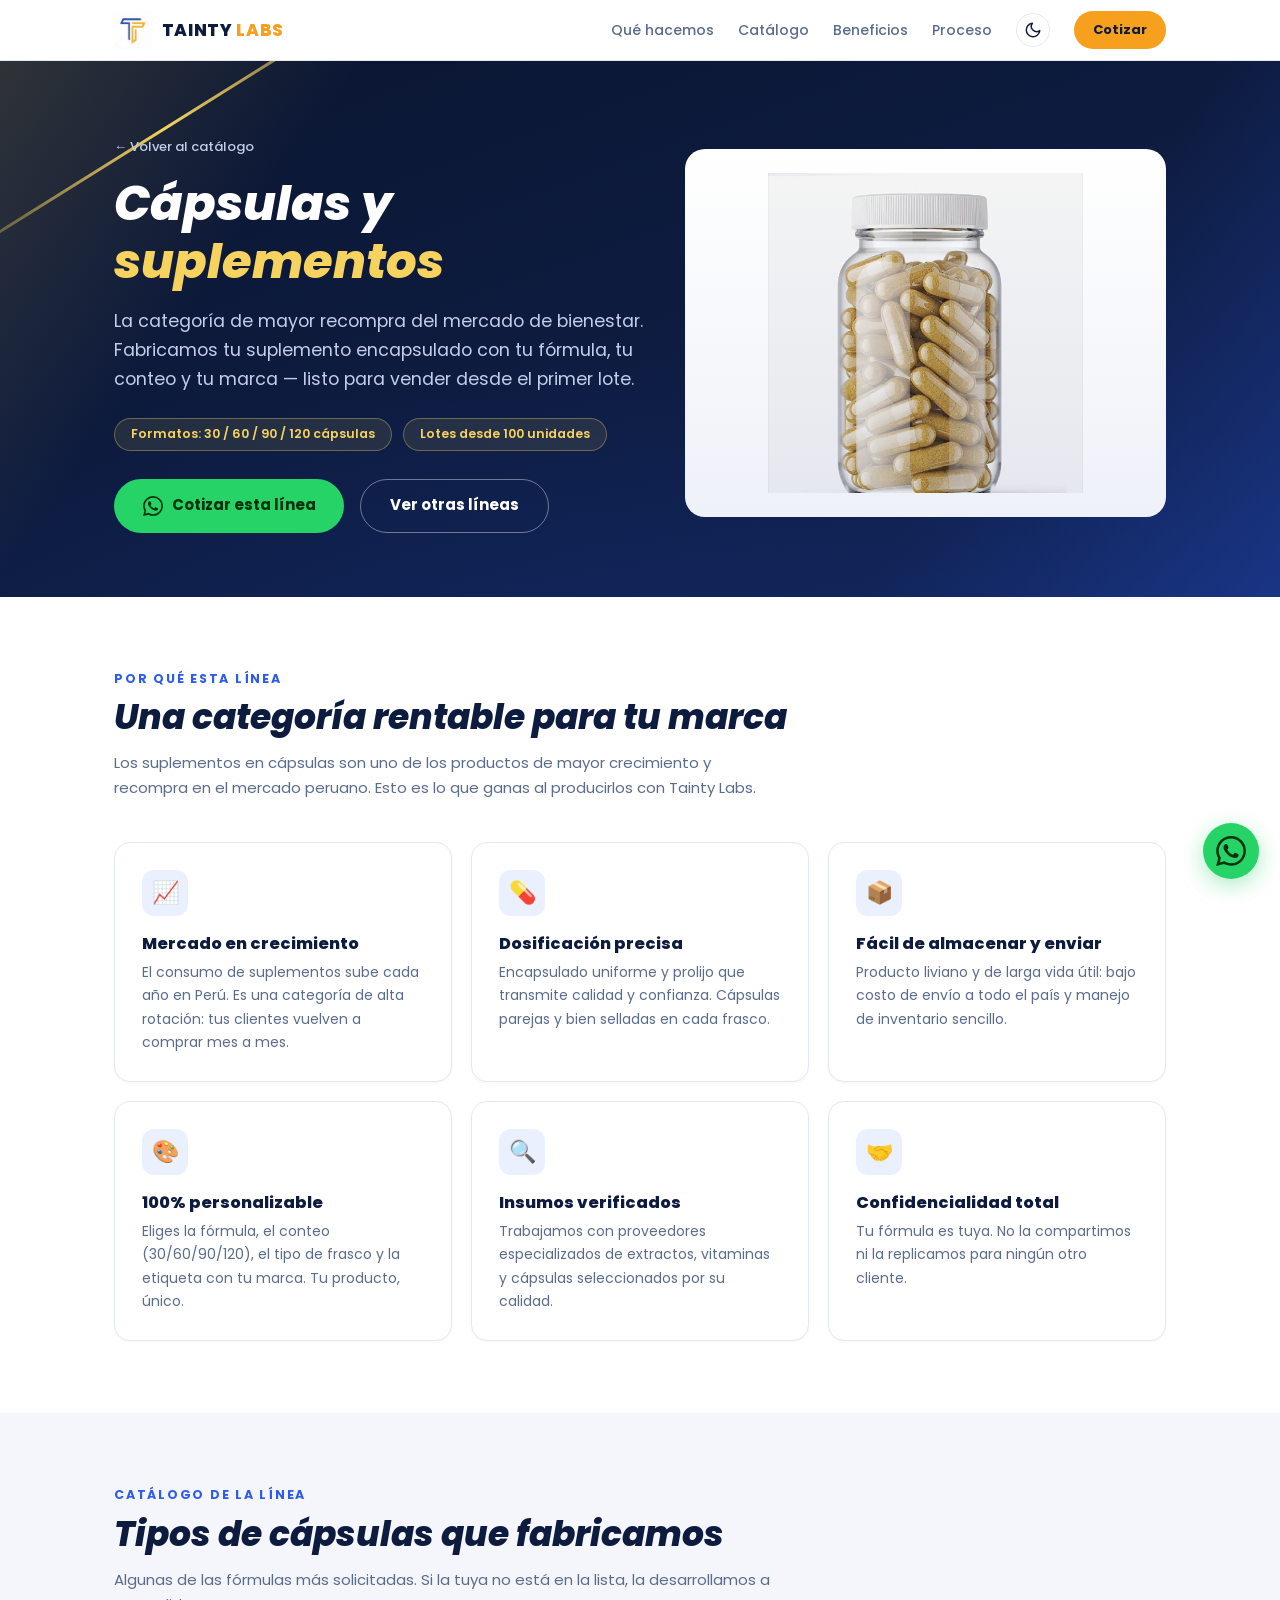
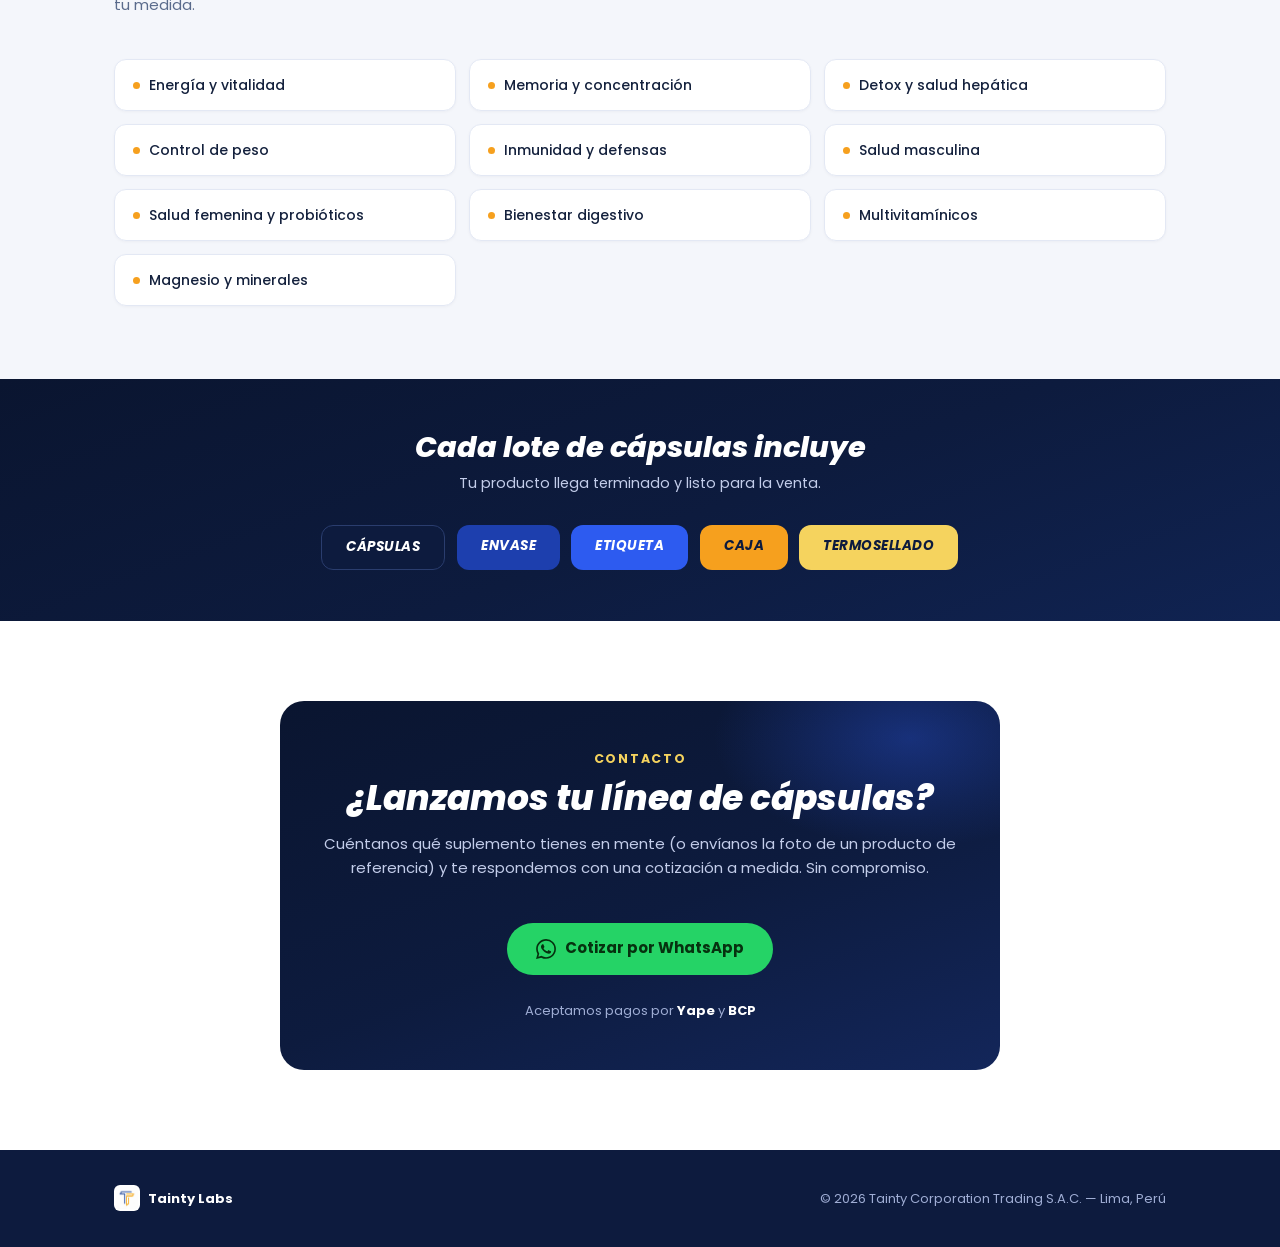
<file: linea-capsulas.html>
<!DOCTYPE html>
<html lang="es">
<head>
<meta charset="UTF-8">
<meta name="viewport" content="width=device-width, initial-scale=1.0">
<title>Cápsulas y suplementos por encargo para tu marca | Tainty Labs</title>
<meta name="description" content="Fabricamos tu línea de cápsulas y suplementos con tu fórmula, conteo y marca: energía, detox, inmunidad, control de peso y más. Lotes desde 100 unidades. Lima, Perú.">
<link rel="canonical" href="https://taintycorporation.pe/linea-capsulas.html">
<meta name="theme-color" content="#0d1b3e">

<link rel="icon" type="image/png" sizes="32x32" href="favicon-32.png">
<link rel="apple-touch-icon" href="apple-touch-icon.png">

<meta property="og:type" content="website">
<meta property="og:url" content="https://taintycorporation.pe/linea-capsulas.html">
<meta property="og:site_name" content="Tainty Labs">
<meta property="og:locale" content="es_PE">
<meta property="og:title" content="Cápsulas y suplementos por encargo | Tainty Labs">
<meta property="og:description" content="Fabricamos tu línea de cápsulas y suplementos con tu fórmula, conteo y marca. Lotes desde 100 unidades.">
<meta property="og:image" content="https://taintycorporation.pe/og-image.png">
<meta property="og:image:width" content="1200">
<meta property="og:image:height" content="630">
<meta name="twitter:card" content="summary_large_image">
<meta name="twitter:title" content="Cápsulas y suplementos por encargo | Tainty Labs">
<meta name="twitter:description" content="Fabricamos tu línea de cápsulas y suplementos con tu marca. Lotes desde 100 unidades.">
<meta name="twitter:image" content="https://taintycorporation.pe/og-image.png">

<!-- Google Analytics (GA4) -->
<script async src="https://www.googletagmanager.com/gtag/js?id=G-0XZEC6JC2C"></script>
<script>
  window.dataLayer = window.dataLayer || [];
  function gtag(){dataLayer.push(arguments);}
  gtag('js', new Date());
  gtag('config', 'G-0XZEC6JC2C');
</script>

<link rel="preconnect" href="https://fonts.googleapis.com">
<link rel="preconnect" href="https://fonts.gstatic.com" crossorigin>
<link href="https://fonts.googleapis.com/css2?family=Poppins:ital,wght@0,400;0,500;0,600;0,700;0,800;1,600;1,700;1,800&display=swap" rel="stylesheet">
<link rel="stylesheet" href="assets/site.css">
<script>
/* Aplica el tema guardado (o el del sistema) ANTES de pintar, para evitar parpadeo */
(function(){
  try{
    var saved = localStorage.getItem('tainty-theme');
    var dark = saved ? saved === 'dark'
                     : window.matchMedia('(prefers-color-scheme: dark)').matches;
    if (dark) document.documentElement.classList.add('dark');
  }catch(e){}
})();
</script>
</head>
<body>

<header class="topbar">
  <div class="topbar-inner">
    <a class="brand" href="index.html">
      <img src="img/logo.png" alt="Logo Tainty Labs">
      <span class="name">Tainty <span>Labs</span></span>
    </a>
    <nav>
      <a href="index.html#que-hacemos">Qué hacemos</a>
      <a href="index.html#catalogo">Catálogo</a>
      <a href="index.html#beneficios">Beneficios</a>
      <a href="index.html#proceso">Proceso</a>
      <button class="theme-toggle" id="themeToggle" type="button" aria-label="Cambiar modo claro/oscuro" title="Modo claro/oscuro">
        <svg class="icon-moon" viewBox="0 0 24 24" fill="none" stroke="currentColor" stroke-width="2" stroke-linecap="round" stroke-linejoin="round"><path d="M21 12.79A9 9 0 1 1 11.21 3 7 7 0 0 0 21 12.79z"/></svg>
        <svg class="icon-sun" viewBox="0 0 24 24" fill="none" stroke="currentColor" stroke-width="2" stroke-linecap="round" stroke-linejoin="round"><circle cx="12" cy="12" r="4"/><path d="M12 2v2M12 20v2M4.93 4.93l1.41 1.41M17.66 17.66l1.41 1.41M2 12h2M20 12h2M6.34 17.66l-1.41 1.41M19.07 4.93l-1.41 1.41"/></svg>
      </button>
      <a class="wa-cat nav-cta" data-cat="cápsulas y suplementos" href="#" target="_blank" rel="noopener">Cotizar</a>
    </nav>
  </div>
</header>

<section class="line-hero">
  <div class="wrap">
    <div>
      <a class="back-link" href="index.html#catalogo">← Volver al catálogo</a>
      <h1>Cápsulas y <em>suplementos</em></h1>
      <p class="line-sub">La categoría de mayor recompra del mercado de bienestar. Fabricamos tu suplemento encapsulado con tu fórmula, tu conteo y tu marca — listo para vender desde el primer lote.</p>
      <div class="line-meta">
        <span class="line-badge">Formatos: 30 / 60 / 90 / 120 cápsulas</span>
        <span class="line-badge">Lotes desde 100 unidades</span>
      </div>
      <div class="line-cta">
        <a class="btn btn-wa wa-cat" data-cat="cápsulas y suplementos" href="#" target="_blank" rel="noopener">
          <svg width="20" height="20" viewBox="0 0 24 24" fill="currentColor"><path d="M17.47 14.38c-.3-.15-1.76-.87-2.03-.97-.27-.1-.47-.15-.67.15-.2.3-.77.97-.94 1.17-.17.2-.35.22-.65.07-.3-.15-1.25-.46-2.39-1.47-.88-.79-1.48-1.76-1.65-2.06-.17-.3-.02-.46.13-.61.14-.13.3-.35.45-.52.15-.17.2-.3.3-.5.1-.2.05-.37-.02-.52-.08-.15-.67-1.62-.92-2.22-.24-.58-.49-.5-.67-.51l-.57-.01c-.2 0-.52.07-.8.37-.27.3-1.04 1.02-1.04 2.5 0 1.47 1.07 2.89 1.22 3.09.15.2 2.1 3.2 5.08 4.49.71.31 1.26.49 1.7.63.71.23 1.36.2 1.87.12.57-.09 1.76-.72 2-1.41.25-.7.25-1.3.18-1.42-.08-.13-.28-.2-.58-.35M12.05 21.79h-.01a9.87 9.87 0 0 1-5.03-1.38l-.36-.21-3.74.98 1-3.65-.24-.37a9.86 9.86 0 0 1-1.51-5.26c0-5.45 4.44-9.88 9.9-9.88a9.83 9.83 0 0 1 7 2.9 9.83 9.83 0 0 1 2.89 7c0 5.45-4.44 9.89-9.9 9.89m8.42-18.3A11.82 11.82 0 0 0 12.05 0C5.5 0 .16 5.34.16 11.9c0 2.1.55 4.14 1.59 5.95L.06 24l6.3-1.65a11.88 11.88 0 0 0 5.68 1.45h.01c6.55 0 11.89-5.34 11.89-11.9 0-3.18-1.24-6.16-3.47-8.41"/></svg>
          Cotizar esta línea
        </a>
        <a class="btn btn-ghost" href="index.html#catalogo">Ver otras líneas</a>
      </div>
    </div>
    <div class="line-photo">
      <img src="img/capsulas.jpg" alt="Frasco de cápsulas y suplementos">
    </div>
  </div>
</section>

<section id="beneficios">
  <div class="wrap">
    <div class="sec-tag">Por qué esta línea</div>
    <h2 class="sec-title">Una categoría rentable para tu marca</h2>
    <p class="sec-sub">Los suplementos en cápsulas son uno de los productos de mayor crecimiento y recompra en el mercado peruano. Esto es lo que ganas al producirlos con Tainty Labs.</p>
    <div class="grid3">
      <div class="card">
        <div class="icon">📈</div>
        <h3>Mercado en crecimiento</h3>
        <p>El consumo de suplementos sube cada año en Perú. Es una categoría de alta rotación: tus clientes vuelven a comprar mes a mes.</p>
      </div>
      <div class="card">
        <div class="icon">💊</div>
        <h3>Dosificación precisa</h3>
        <p>Encapsulado uniforme y prolijo que transmite calidad y confianza. Cápsulas parejas y bien selladas en cada frasco.</p>
      </div>
      <div class="card">
        <div class="icon">📦</div>
        <h3>Fácil de almacenar y enviar</h3>
        <p>Producto liviano y de larga vida útil: bajo costo de envío a todo el país y manejo de inventario sencillo.</p>
      </div>
      <div class="card">
        <div class="icon">🎨</div>
        <h3>100% personalizable</h3>
        <p>Eliges la fórmula, el conteo (30/60/90/120), el tipo de frasco y la etiqueta con tu marca. Tu producto, único.</p>
      </div>
      <div class="card">
        <div class="icon">🔍</div>
        <h3>Insumos verificados</h3>
        <p>Trabajamos con proveedores especializados de extractos, vitaminas y cápsulas seleccionados por su calidad.</p>
      </div>
      <div class="card">
        <div class="icon">🤝</div>
        <h3>Confidencialidad total</h3>
        <p>Tu fórmula es tuya. No la compartimos ni la replicamos para ningún otro cliente.</p>
      </div>
    </div>
  </div>
</section>

<section id="productos" style="background:var(--bg-soft)">
  <div class="wrap">
    <div class="sec-tag">Catálogo de la línea</div>
    <h2 class="sec-title">Tipos de cápsulas que fabricamos</h2>
    <p class="sec-sub">Algunas de las fórmulas más solicitadas. Si la tuya no está en la lista, la desarrollamos a tu medida.</p>
    <div class="prod-grid">
      <div class="prod-item">Energía y vitalidad</div>
      <div class="prod-item">Memoria y concentración</div>
      <div class="prod-item">Detox y salud hepática</div>
      <div class="prod-item">Control de peso</div>
      <div class="prod-item">Inmunidad y defensas</div>
      <div class="prod-item">Salud masculina</div>
      <div class="prod-item">Salud femenina y probióticos</div>
      <div class="prod-item">Bienestar digestivo</div>
      <div class="prod-item">Multivitamínicos</div>
      <div class="prod-item">Magnesio y minerales</div>
    </div>
  </div>
</section>

<div class="incluye">
  <div class="wrap">
    <h2>Cada lote de cápsulas incluye</h2>
    <p>Tu producto llega terminado y listo para la venta.</p>
    <div class="chips">
      <div class="chip">Cápsulas</div>
      <div class="chip">Envase</div>
      <div class="chip">Etiqueta</div>
      <div class="chip">Caja</div>
      <div class="chip">Termosellado</div>
    </div>
  </div>
</div>

<section id="contacto">
  <div class="wrap">
    <div class="contact-box">
      <div class="sec-tag" style="color:var(--gold)">Contacto</div>
      <h2 class="sec-title">¿Lanzamos tu línea de cápsulas?</h2>
      <p class="sec-sub">Cuéntanos qué suplemento tienes en mente (o envíanos la foto de un producto de referencia) y te respondemos con una cotización a medida. Sin compromiso.</p>
      <div class="phones">
        <a class="btn btn-wa wa-cat" data-cat="cápsulas y suplementos" href="#" target="_blank" rel="noopener">
          <svg width="20" height="20" viewBox="0 0 24 24" fill="currentColor"><path d="M17.47 14.38c-.3-.15-1.76-.87-2.03-.97-.27-.1-.47-.15-.67.15-.2.3-.77.97-.94 1.17-.17.2-.35.22-.65.07-.3-.15-1.25-.46-2.39-1.47-.88-.79-1.48-1.76-1.65-2.06-.17-.3-.02-.46.13-.61.14-.13.3-.35.45-.52.15-.17.2-.3.3-.5.1-.2.05-.37-.02-.52-.08-.15-.67-1.62-.92-2.22-.24-.58-.49-.5-.67-.51l-.57-.01c-.2 0-.52.07-.8.37-.27.3-1.04 1.02-1.04 2.5 0 1.47 1.07 2.89 1.22 3.09.15.2 2.1 3.2 5.08 4.49.71.31 1.26.49 1.7.63.71.23 1.36.2 1.87.12.57-.09 1.76-.72 2-1.41.25-.7.25-1.3.18-1.42-.08-.13-.28-.2-.58-.35M12.05 21.79h-.01a9.87 9.87 0 0 1-5.03-1.38l-.36-.21-3.74.98 1-3.65-.24-.37a9.86 9.86 0 0 1-1.51-5.26c0-5.45 4.44-9.88 9.9-9.88a9.83 9.83 0 0 1 7 2.9 9.83 9.83 0 0 1 2.89 7c0 5.45-4.44 9.89-9.9 9.89m8.42-18.3A11.82 11.82 0 0 0 12.05 0C5.5 0 .16 5.34.16 11.9c0 2.1.55 4.14 1.59 5.95L.06 24l6.3-1.65a11.88 11.88 0 0 0 5.68 1.45h.01c6.55 0 11.89-5.34 11.89-11.9 0-3.18-1.24-6.16-3.47-8.41"/></svg>
        Cotizar por WhatsApp
        </a>
      </div>
      <div class="pagos">Aceptamos pagos por <b>Yape</b> y <b>BCP</b></div>
    </div>
  </div>
</section>

<a class="wa-float wa-cat" data-cat="cápsulas y suplementos" href="#" target="_blank" rel="noopener" aria-label="WhatsApp">
  <svg viewBox="0 0 24 24"><path d="M17.47 14.38c-.3-.15-1.76-.87-2.03-.97-.27-.1-.47-.15-.67.15-.2.3-.77.97-.94 1.17-.17.2-.35.22-.65.07-.3-.15-1.25-.46-2.39-1.47-.88-.79-1.48-1.76-1.65-2.06-.17-.3-.02-.46.13-.61.14-.13.3-.35.45-.52.15-.17.2-.3.3-.5.1-.2.05-.37-.02-.52-.08-.15-.67-1.62-.92-2.22-.24-.58-.49-.5-.67-.51l-.57-.01c-.2 0-.52.07-.8.37-.27.3-1.04 1.02-1.04 2.5 0 1.47 1.07 2.89 1.22 3.09.15.2 2.1 3.2 5.08 4.49.71.31 1.26.49 1.7.63.71.23 1.36.2 1.87.12.57-.09 1.76-.72 2-1.41.25-.7.25-1.3.18-1.42-.08-.13-.28-.2-.58-.35M12.05 21.79h-.01a9.87 9.87 0 0 1-5.03-1.38l-.36-.21-3.74.98 1-3.65-.24-.37a9.86 9.86 0 0 1-1.51-5.26c0-5.45 4.44-9.88 9.9-9.88a9.83 9.83 0 0 1 7 2.9 9.83 9.83 0 0 1 2.89 7c0 5.45-4.44 9.89-9.9 9.89m8.42-18.3A11.82 11.82 0 0 0 12.05 0C5.5 0 .16 5.34.16 11.9c0 2.1.55 4.14 1.59 5.95L.06 24l6.3-1.65a11.88 11.88 0 0 0 5.68 1.45h.01c6.55 0 11.89-5.34 11.89-11.9 0-3.18-1.24-6.16-3.47-8.41"/></svg>
</a>

<footer>
  <div class="foot-inner">
    <div class="foot-brand"><img src="img/logo.png" alt="">Tainty Labs</div>
    <div>© <span id="year"></span> Tainty Corporation Trading S.A.C. — Lima, Perú</div>
  </div>
</footer>

<script src="assets/site.js"></script>
</body>
</html>
</file>
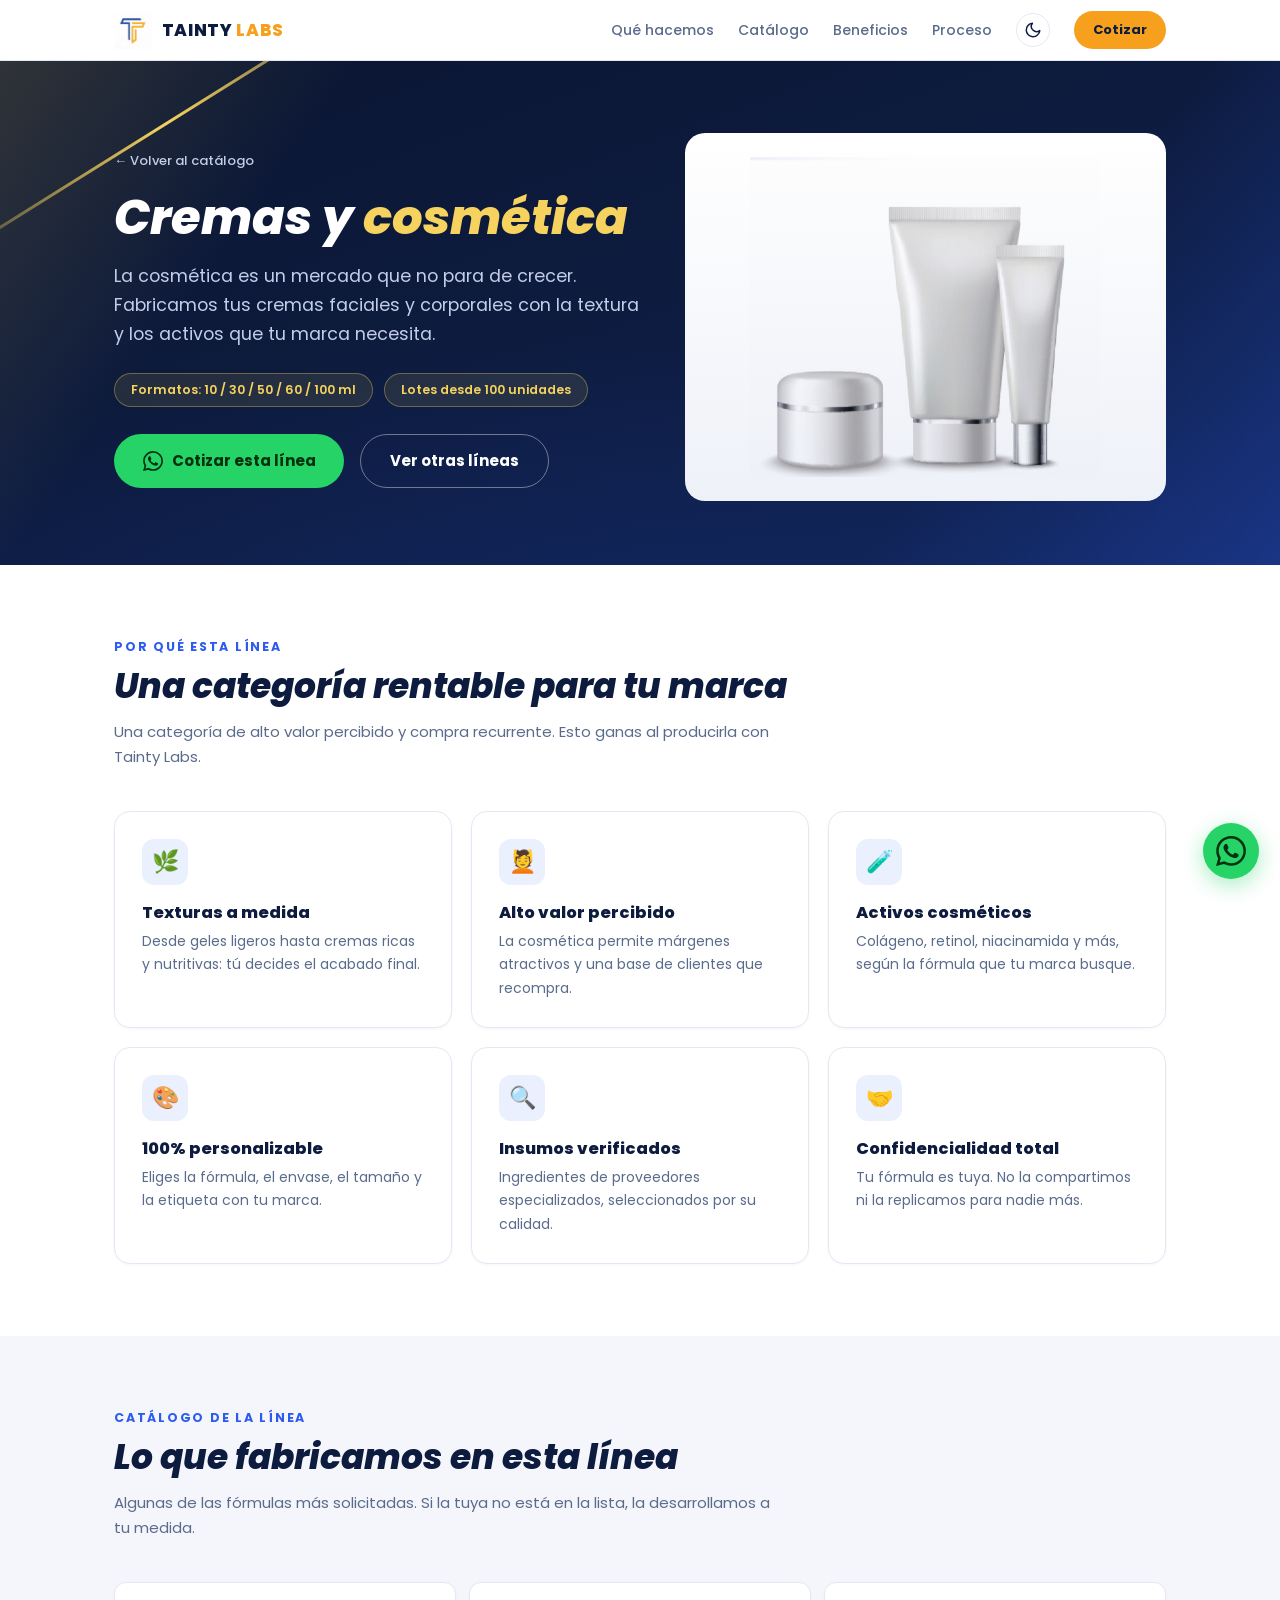
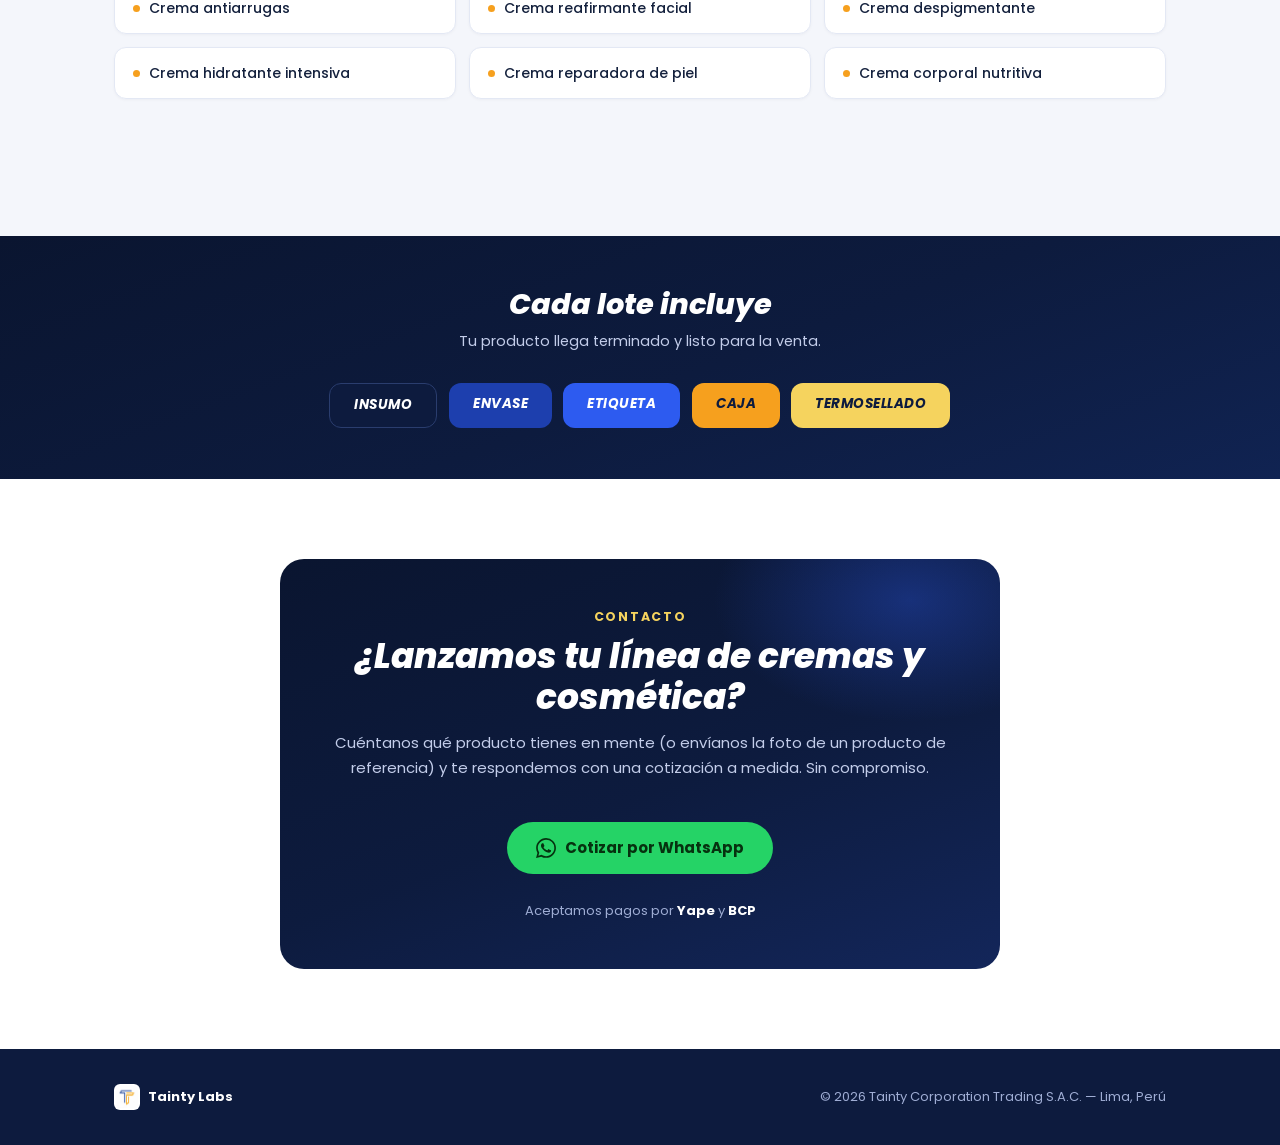
<file: linea-cremas.html>
<!DOCTYPE html>
<html lang="es">
<head>
<meta charset="UTF-8">
<meta name="viewport" content="width=device-width, initial-scale=1.0">
<title>Cremas y cosmética por encargo para tu marca | Tainty Labs</title>
<meta name="description" content="Fabricamos tu línea de cremas y cosmética con tu fórmula y tu marca. Lotes desde 100 unidades con envase, etiqueta y caja. Lima, Perú.">
<link rel="canonical" href="https://taintycorporation.pe/linea-cremas.html">
<meta name="theme-color" content="#0d1b3e">

<link rel="icon" type="image/png" sizes="32x32" href="favicon-32.png">
<link rel="apple-touch-icon" href="apple-touch-icon.png">

<meta property="og:type" content="website">
<meta property="og:url" content="https://taintycorporation.pe/linea-cremas.html">
<meta property="og:site_name" content="Tainty Labs">
<meta property="og:locale" content="es_PE">
<meta property="og:title" content="Cremas y cosmética por encargo | Tainty Labs">
<meta property="og:description" content="Fabricamos tu línea de cremas y cosmética con tu marca. Lotes desde 100 unidades.">
<meta property="og:image" content="https://taintycorporation.pe/og-image.png">
<meta property="og:image:width" content="1200">
<meta property="og:image:height" content="630">
<meta name="twitter:card" content="summary_large_image">
<meta name="twitter:title" content="Cremas y cosmética por encargo | Tainty Labs">
<meta name="twitter:description" content="Fabricamos tu línea de cremas y cosmética con tu marca. Lotes desde 100 unidades.">
<meta name="twitter:image" content="https://taintycorporation.pe/og-image.png">

<!-- Google Analytics (GA4) -->
<script async src="https://www.googletagmanager.com/gtag/js?id=G-0XZEC6JC2C"></script>
<script>
  window.dataLayer = window.dataLayer || [];
  function gtag(){dataLayer.push(arguments);}
  gtag('js', new Date());
  gtag('config', 'G-0XZEC6JC2C');
</script>

<link rel="preconnect" href="https://fonts.googleapis.com">
<link rel="preconnect" href="https://fonts.gstatic.com" crossorigin>
<link href="https://fonts.googleapis.com/css2?family=Poppins:ital,wght@0,400;0,500;0,600;0,700;0,800;1,600;1,700;1,800&display=swap" rel="stylesheet">
<link rel="stylesheet" href="assets/site.css">
<script>
(function(){
  try{
    var saved = localStorage.getItem('tainty-theme');
    var dark = saved ? saved === 'dark' : window.matchMedia('(prefers-color-scheme: dark)').matches;
    if (dark) document.documentElement.classList.add('dark');
  }catch(e){}
})();
</script>
</head>
<body>

<header class="topbar">
  <div class="topbar-inner">
    <a class="brand" href="index.html">
      <img src="img/logo.png" alt="Logo Tainty Labs">
      <span class="name">Tainty <span>Labs</span></span>
    </a>
    <nav>
      <a href="index.html#que-hacemos">Qué hacemos</a>
      <a href="index.html#catalogo">Catálogo</a>
      <a href="index.html#beneficios">Beneficios</a>
      <a href="index.html#proceso">Proceso</a>
      <button class="theme-toggle" id="themeToggle" type="button" aria-label="Cambiar modo claro/oscuro" title="Modo claro/oscuro">
        <svg class="icon-moon" viewBox="0 0 24 24" fill="none" stroke="currentColor" stroke-width="2" stroke-linecap="round" stroke-linejoin="round"><path d="M21 12.79A9 9 0 1 1 11.21 3 7 7 0 0 0 21 12.79z"/></svg>
        <svg class="icon-sun" viewBox="0 0 24 24" fill="none" stroke="currentColor" stroke-width="2" stroke-linecap="round" stroke-linejoin="round"><circle cx="12" cy="12" r="4"/><path d="M12 2v2M12 20v2M4.93 4.93l1.41 1.41M17.66 17.66l1.41 1.41M2 12h2M20 12h2M6.34 17.66l-1.41 1.41M19.07 4.93l-1.41 1.41"/></svg>
      </button>
      <a class="wa-cat nav-cta" data-cat="cremas y cosmética" href="#" target="_blank" rel="noopener">Cotizar</a>
    </nav>
  </div>
</header>

<section class="line-hero">
  <div class="wrap">
    <div>
      <a class="back-link" href="index.html#catalogo">← Volver al catálogo</a>
      <h1>Cremas y <em>cosmética</em></h1>
      <p class="line-sub">La cosmética es un mercado que no para de crecer. Fabricamos tus cremas faciales y corporales con la textura y los activos que tu marca necesita.</p>
      <div class="line-meta">
        <span class="line-badge">Formatos: 10 / 30 / 50 / 60 / 100 ml</span>
        <span class="line-badge">Lotes desde 100 unidades</span>
      </div>
      <div class="line-cta">
        <a class="btn btn-wa wa-cat" data-cat="cremas y cosmética" href="#" target="_blank" rel="noopener">
          <svg width="20" height="20" viewBox="0 0 24 24" fill="currentColor"><path d="M17.47 14.38c-.3-.15-1.76-.87-2.03-.97-.27-.1-.47-.15-.67.15-.2.3-.77.97-.94 1.17-.17.2-.35.22-.65.07-.3-.15-1.25-.46-2.39-1.47-.88-.79-1.48-1.76-1.65-2.06-.17-.3-.02-.46.13-.61.14-.13.3-.35.45-.52.15-.17.2-.3.3-.5.1-.2.05-.37-.02-.52-.08-.15-.67-1.62-.92-2.22-.24-.58-.49-.5-.67-.51l-.57-.01c-.2 0-.52.07-.8.37-.27.3-1.04 1.02-1.04 2.5 0 1.47 1.07 2.89 1.22 3.09.15.2 2.1 3.2 5.08 4.49.71.31 1.26.49 1.7.63.71.23 1.36.2 1.87.12.57-.09 1.76-.72 2-1.41.25-.7.25-1.3.18-1.42-.08-.13-.28-.2-.58-.35M12.05 21.79h-.01a9.87 9.87 0 0 1-5.03-1.38l-.36-.21-3.74.98 1-3.65-.24-.37a9.86 9.86 0 0 1-1.51-5.26c0-5.45 4.44-9.88 9.9-9.88a9.83 9.83 0 0 1 7 2.9 9.83 9.83 0 0 1 2.89 7c0 5.45-4.44 9.89-9.9 9.89m8.42-18.3A11.82 11.82 0 0 0 12.05 0C5.5 0 .16 5.34.16 11.9c0 2.1.55 4.14 1.59 5.95L.06 24l6.3-1.65a11.88 11.88 0 0 0 5.68 1.45h.01c6.55 0 11.89-5.34 11.89-11.9 0-3.18-1.24-6.16-3.47-8.41"/></svg>
          Cotizar esta línea
        </a>
        <a class="btn btn-ghost" href="index.html#catalogo">Ver otras líneas</a>
      </div>
    </div>
    <div class="line-photo">
      <img src="img/cremas.jpg" alt="Cremas y cosmética">
    </div>
  </div>
</section>

<section id="beneficios">
  <div class="wrap">
    <div class="sec-tag">Por qué esta línea</div>
    <h2 class="sec-title">Una categoría rentable para tu marca</h2>
    <p class="sec-sub">Una categoría de alto valor percibido y compra recurrente. Esto ganas al producirla con Tainty Labs.</p>
    <div class="grid3">
      <div class="card">
        <div class="icon">🌿</div>
        <h3>Texturas a medida</h3>
        <p>Desde geles ligeros hasta cremas ricas y nutritivas: tú decides el acabado final.</p>
      </div>
      <div class="card">
        <div class="icon">💆</div>
        <h3>Alto valor percibido</h3>
        <p>La cosmética permite márgenes atractivos y una base de clientes que recompra.</p>
      </div>
      <div class="card">
        <div class="icon">🧪</div>
        <h3>Activos cosméticos</h3>
        <p>Colágeno, retinol, niacinamida y más, según la fórmula que tu marca busque.</p>
      </div>
      <div class="card">
        <div class="icon">🎨</div>
        <h3>100% personalizable</h3>
        <p>Eliges la fórmula, el envase, el tamaño y la etiqueta con tu marca.</p>
      </div>
      <div class="card">
        <div class="icon">🔍</div>
        <h3>Insumos verificados</h3>
        <p>Ingredientes de proveedores especializados, seleccionados por su calidad.</p>
      </div>
      <div class="card">
        <div class="icon">🤝</div>
        <h3>Confidencialidad total</h3>
        <p>Tu fórmula es tuya. No la compartimos ni la replicamos para nadie más.</p>
      </div>
    </div>
  </div>
</section>

<section id="productos" style="background:var(--bg-soft)">
  <div class="wrap">
    <div class="sec-tag">Catálogo de la línea</div>
    <h2 class="sec-title">Lo que fabricamos en esta línea</h2>
    <p class="sec-sub">Algunas de las fórmulas más solicitadas. Si la tuya no está en la lista, la desarrollamos a tu medida.</p>
    <div class="prod-grid">
      <div class="prod-item">Crema antiarrugas</div>
      <div class="prod-item">Crema reafirmante facial</div>
      <div class="prod-item">Crema despigmentante</div>
      <div class="prod-item">Crema hidratante intensiva</div>
      <div class="prod-item">Crema reparadora de piel</div>
      <div class="prod-item">Crema corporal nutritiva</div>
      <div class="prod-item">Crema para ojeras</div>
      <div class="prod-item">Crema con colágeno</div>
      <div class="prod-item">Crema crecimiento de barba</div>
    </div>
  </div>
</section>

<div class="incluye">
  <div class="wrap">
    <h2>Cada lote incluye</h2>
    <p>Tu producto llega terminado y listo para la venta.</p>
    <div class="chips">
      <div class="chip">Insumo</div>
      <div class="chip">Envase</div>
      <div class="chip">Etiqueta</div>
      <div class="chip">Caja</div>
      <div class="chip">Termosellado</div>
    </div>
  </div>
</div>

<section id="contacto">
  <div class="wrap">
    <div class="contact-box">
      <div class="sec-tag" style="color:var(--gold)">Contacto</div>
      <h2 class="sec-title">¿Lanzamos tu línea de cremas y cosmética?</h2>
      <p class="sec-sub">Cuéntanos qué producto tienes en mente (o envíanos la foto de un producto de referencia) y te respondemos con una cotización a medida. Sin compromiso.</p>
      <div class="phones">
        <a class="btn btn-wa wa-cat" data-cat="cremas y cosmética" href="#" target="_blank" rel="noopener">
          <svg width="20" height="20" viewBox="0 0 24 24" fill="currentColor"><path d="M17.47 14.38c-.3-.15-1.76-.87-2.03-.97-.27-.1-.47-.15-.67.15-.2.3-.77.97-.94 1.17-.17.2-.35.22-.65.07-.3-.15-1.25-.46-2.39-1.47-.88-.79-1.48-1.76-1.65-2.06-.17-.3-.02-.46.13-.61.14-.13.3-.35.45-.52.15-.17.2-.3.3-.5.1-.2.05-.37-.02-.52-.08-.15-.67-1.62-.92-2.22-.24-.58-.49-.5-.67-.51l-.57-.01c-.2 0-.52.07-.8.37-.27.3-1.04 1.02-1.04 2.5 0 1.47 1.07 2.89 1.22 3.09.15.2 2.1 3.2 5.08 4.49.71.31 1.26.49 1.7.63.71.23 1.36.2 1.87.12.57-.09 1.76-.72 2-1.41.25-.7.25-1.3.18-1.42-.08-.13-.28-.2-.58-.35M12.05 21.79h-.01a9.87 9.87 0 0 1-5.03-1.38l-.36-.21-3.74.98 1-3.65-.24-.37a9.86 9.86 0 0 1-1.51-5.26c0-5.45 4.44-9.88 9.9-9.88a9.83 9.83 0 0 1 7 2.9 9.83 9.83 0 0 1 2.89 7c0 5.45-4.44 9.89-9.9 9.89m8.42-18.3A11.82 11.82 0 0 0 12.05 0C5.5 0 .16 5.34.16 11.9c0 2.1.55 4.14 1.59 5.95L.06 24l6.3-1.65a11.88 11.88 0 0 0 5.68 1.45h.01c6.55 0 11.89-5.34 11.89-11.9 0-3.18-1.24-6.16-3.47-8.41"/></svg>
        Cotizar por WhatsApp
        </a>
      </div>
      <div class="pagos">Aceptamos pagos por <b>Yape</b> y <b>BCP</b></div>
    </div>
  </div>
</section>

<a class="wa-float wa-cat" data-cat="cremas y cosmética" href="#" target="_blank" rel="noopener" aria-label="WhatsApp">
  <svg viewBox="0 0 24 24"><path d="M17.47 14.38c-.3-.15-1.76-.87-2.03-.97-.27-.1-.47-.15-.67.15-.2.3-.77.97-.94 1.17-.17.2-.35.22-.65.07-.3-.15-1.25-.46-2.39-1.47-.88-.79-1.48-1.76-1.65-2.06-.17-.3-.02-.46.13-.61.14-.13.3-.35.45-.52.15-.17.2-.3.3-.5.1-.2.05-.37-.02-.52-.08-.15-.67-1.62-.92-2.22-.24-.58-.49-.5-.67-.51l-.57-.01c-.2 0-.52.07-.8.37-.27.3-1.04 1.02-1.04 2.5 0 1.47 1.07 2.89 1.22 3.09.15.2 2.1 3.2 5.08 4.49.71.31 1.26.49 1.7.63.71.23 1.36.2 1.87.12.57-.09 1.76-.72 2-1.41.25-.7.25-1.3.18-1.42-.08-.13-.28-.2-.58-.35M12.05 21.79h-.01a9.87 9.87 0 0 1-5.03-1.38l-.36-.21-3.74.98 1-3.65-.24-.37a9.86 9.86 0 0 1-1.51-5.26c0-5.45 4.44-9.88 9.9-9.88a9.83 9.83 0 0 1 7 2.9 9.83 9.83 0 0 1 2.89 7c0 5.45-4.44 9.89-9.9 9.89m8.42-18.3A11.82 11.82 0 0 0 12.05 0C5.5 0 .16 5.34.16 11.9c0 2.1.55 4.14 1.59 5.95L.06 24l6.3-1.65a11.88 11.88 0 0 0 5.68 1.45h.01c6.55 0 11.89-5.34 11.89-11.9 0-3.18-1.24-6.16-3.47-8.41"/></svg>
</a>

<footer>
  <div class="foot-inner">
    <div class="foot-brand"><img src="img/logo.png" alt="">Tainty Labs</div>
    <div>© <span id="year"></span> Tainty Corporation Trading S.A.C. — Lima, Perú</div>
  </div>
</footer>

<script src="assets/site.js"></script>
</body>
</html>
</file>
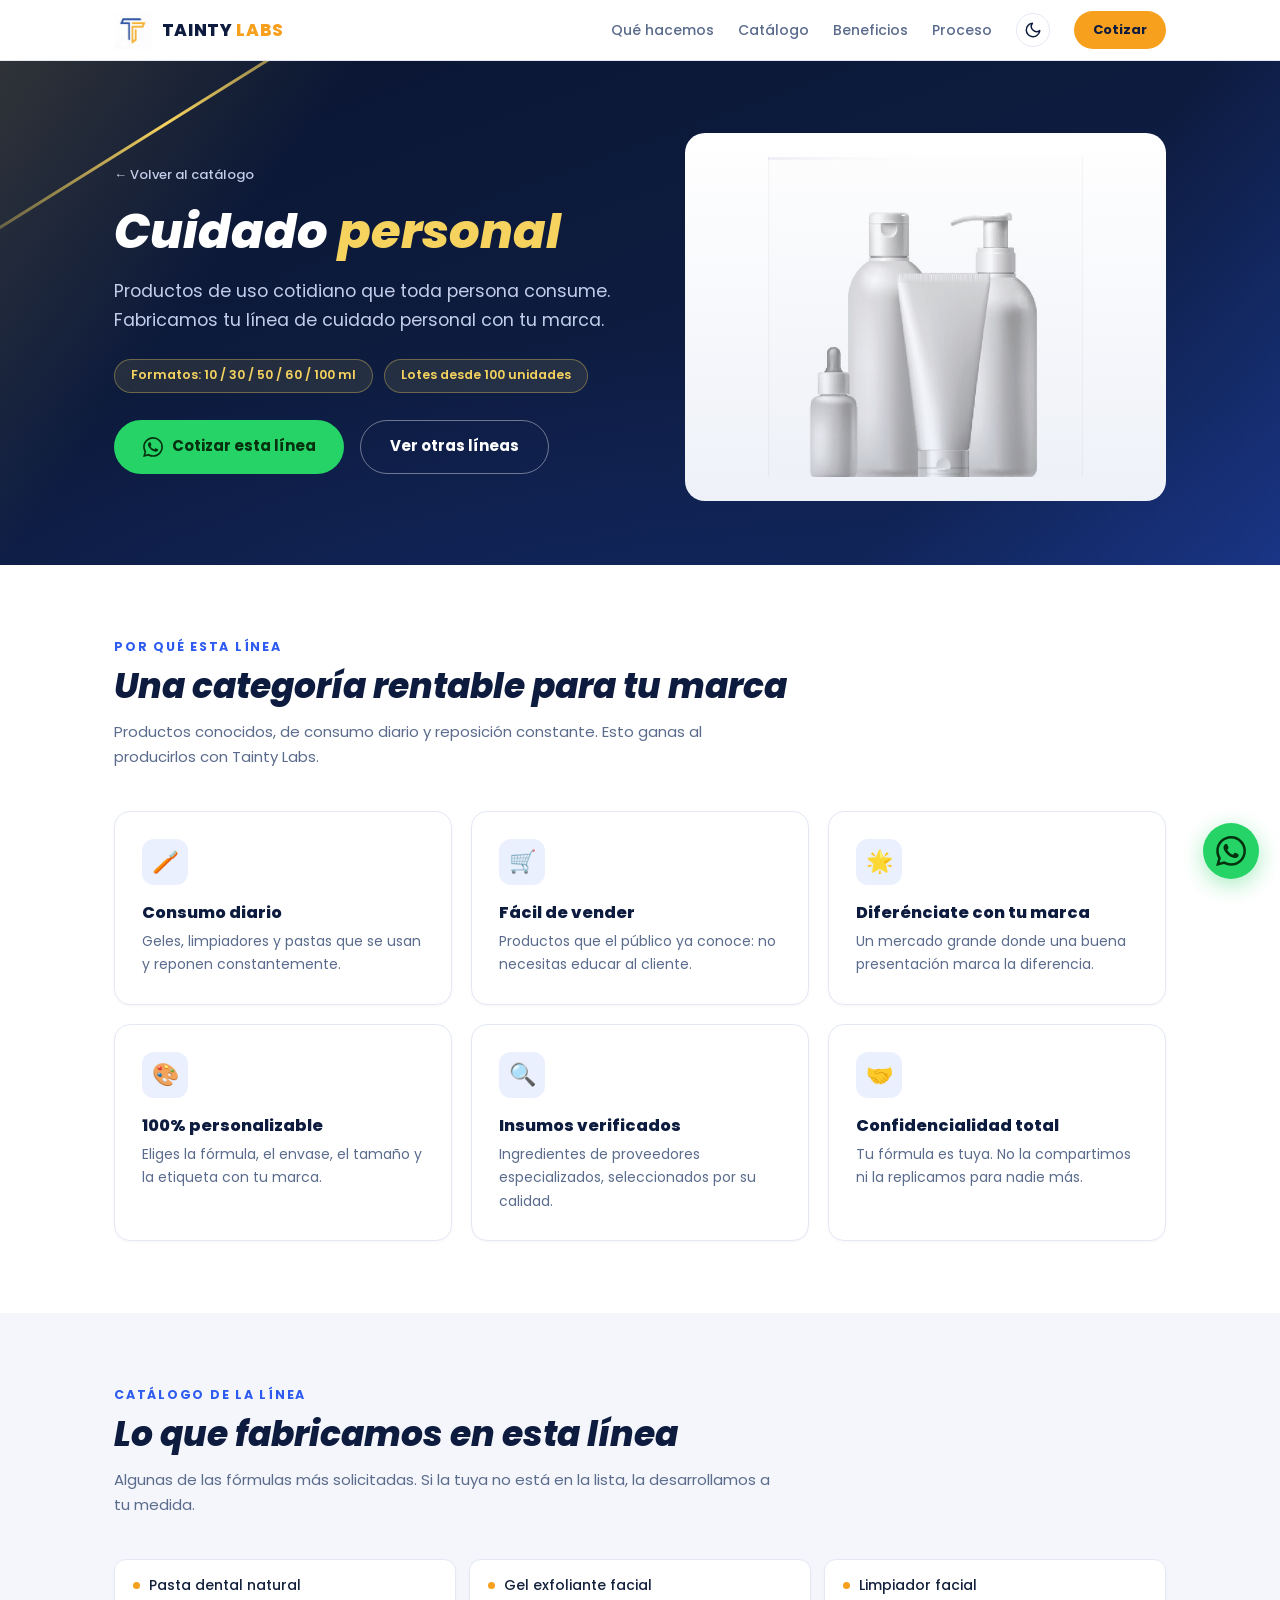
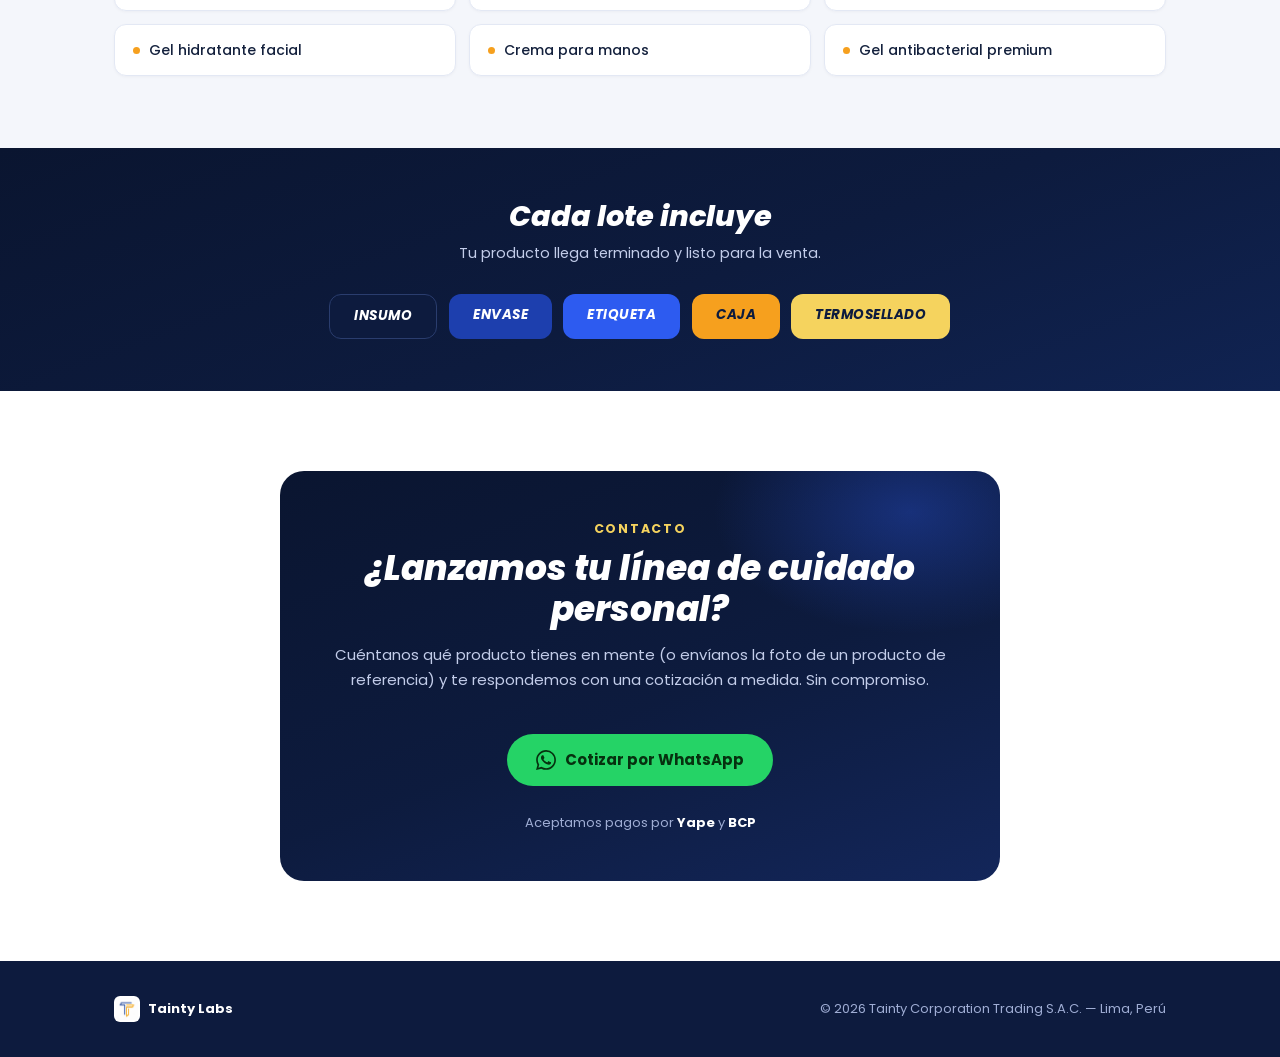
<file: linea-cuidado.html>
<!DOCTYPE html>
<html lang="es">
<head>
<meta charset="UTF-8">
<meta name="viewport" content="width=device-width, initial-scale=1.0">
<title>Cuidado personal por encargo para tu marca | Tainty Labs</title>
<meta name="description" content="Fabricamos tu línea de cuidado personal con tu fórmula y tu marca. Lotes desde 100 unidades con envase, etiqueta y caja. Lima, Perú.">
<link rel="canonical" href="https://taintycorporation.pe/linea-cuidado.html">
<meta name="theme-color" content="#0d1b3e">

<link rel="icon" type="image/png" sizes="32x32" href="favicon-32.png">
<link rel="apple-touch-icon" href="apple-touch-icon.png">

<meta property="og:type" content="website">
<meta property="og:url" content="https://taintycorporation.pe/linea-cuidado.html">
<meta property="og:site_name" content="Tainty Labs">
<meta property="og:locale" content="es_PE">
<meta property="og:title" content="Cuidado personal por encargo | Tainty Labs">
<meta property="og:description" content="Fabricamos tu línea de cuidado personal con tu marca. Lotes desde 100 unidades.">
<meta property="og:image" content="https://taintycorporation.pe/og-image.png">
<meta property="og:image:width" content="1200">
<meta property="og:image:height" content="630">
<meta name="twitter:card" content="summary_large_image">
<meta name="twitter:title" content="Cuidado personal por encargo | Tainty Labs">
<meta name="twitter:description" content="Fabricamos tu línea de cuidado personal con tu marca. Lotes desde 100 unidades.">
<meta name="twitter:image" content="https://taintycorporation.pe/og-image.png">

<!-- Google Analytics (GA4) -->
<script async src="https://www.googletagmanager.com/gtag/js?id=G-0XZEC6JC2C"></script>
<script>
  window.dataLayer = window.dataLayer || [];
  function gtag(){dataLayer.push(arguments);}
  gtag('js', new Date());
  gtag('config', 'G-0XZEC6JC2C');
</script>

<link rel="preconnect" href="https://fonts.googleapis.com">
<link rel="preconnect" href="https://fonts.gstatic.com" crossorigin>
<link href="https://fonts.googleapis.com/css2?family=Poppins:ital,wght@0,400;0,500;0,600;0,700;0,800;1,600;1,700;1,800&display=swap" rel="stylesheet">
<link rel="stylesheet" href="assets/site.css">
<script>
(function(){
  try{
    var saved = localStorage.getItem('tainty-theme');
    var dark = saved ? saved === 'dark' : window.matchMedia('(prefers-color-scheme: dark)').matches;
    if (dark) document.documentElement.classList.add('dark');
  }catch(e){}
})();
</script>
</head>
<body>

<header class="topbar">
  <div class="topbar-inner">
    <a class="brand" href="index.html">
      <img src="img/logo.png" alt="Logo Tainty Labs">
      <span class="name">Tainty <span>Labs</span></span>
    </a>
    <nav>
      <a href="index.html#que-hacemos">Qué hacemos</a>
      <a href="index.html#catalogo">Catálogo</a>
      <a href="index.html#beneficios">Beneficios</a>
      <a href="index.html#proceso">Proceso</a>
      <button class="theme-toggle" id="themeToggle" type="button" aria-label="Cambiar modo claro/oscuro" title="Modo claro/oscuro">
        <svg class="icon-moon" viewBox="0 0 24 24" fill="none" stroke="currentColor" stroke-width="2" stroke-linecap="round" stroke-linejoin="round"><path d="M21 12.79A9 9 0 1 1 11.21 3 7 7 0 0 0 21 12.79z"/></svg>
        <svg class="icon-sun" viewBox="0 0 24 24" fill="none" stroke="currentColor" stroke-width="2" stroke-linecap="round" stroke-linejoin="round"><circle cx="12" cy="12" r="4"/><path d="M12 2v2M12 20v2M4.93 4.93l1.41 1.41M17.66 17.66l1.41 1.41M2 12h2M20 12h2M6.34 17.66l-1.41 1.41M19.07 4.93l-1.41 1.41"/></svg>
      </button>
      <a class="wa-cat nav-cta" data-cat="cuidado personal" href="#" target="_blank" rel="noopener">Cotizar</a>
    </nav>
  </div>
</header>

<section class="line-hero">
  <div class="wrap">
    <div>
      <a class="back-link" href="index.html#catalogo">← Volver al catálogo</a>
      <h1>Cuidado <em>personal</em></h1>
      <p class="line-sub">Productos de uso cotidiano que toda persona consume. Fabricamos tu línea de cuidado personal con tu marca.</p>
      <div class="line-meta">
        <span class="line-badge">Formatos: 10 / 30 / 50 / 60 / 100 ml</span>
        <span class="line-badge">Lotes desde 100 unidades</span>
      </div>
      <div class="line-cta">
        <a class="btn btn-wa wa-cat" data-cat="cuidado personal" href="#" target="_blank" rel="noopener">
          <svg width="20" height="20" viewBox="0 0 24 24" fill="currentColor"><path d="M17.47 14.38c-.3-.15-1.76-.87-2.03-.97-.27-.1-.47-.15-.67.15-.2.3-.77.97-.94 1.17-.17.2-.35.22-.65.07-.3-.15-1.25-.46-2.39-1.47-.88-.79-1.48-1.76-1.65-2.06-.17-.3-.02-.46.13-.61.14-.13.3-.35.45-.52.15-.17.2-.3.3-.5.1-.2.05-.37-.02-.52-.08-.15-.67-1.62-.92-2.22-.24-.58-.49-.5-.67-.51l-.57-.01c-.2 0-.52.07-.8.37-.27.3-1.04 1.02-1.04 2.5 0 1.47 1.07 2.89 1.22 3.09.15.2 2.1 3.2 5.08 4.49.71.31 1.26.49 1.7.63.71.23 1.36.2 1.87.12.57-.09 1.76-.72 2-1.41.25-.7.25-1.3.18-1.42-.08-.13-.28-.2-.58-.35M12.05 21.79h-.01a9.87 9.87 0 0 1-5.03-1.38l-.36-.21-3.74.98 1-3.65-.24-.37a9.86 9.86 0 0 1-1.51-5.26c0-5.45 4.44-9.88 9.9-9.88a9.83 9.83 0 0 1 7 2.9 9.83 9.83 0 0 1 2.89 7c0 5.45-4.44 9.89-9.9 9.89m8.42-18.3A11.82 11.82 0 0 0 12.05 0C5.5 0 .16 5.34.16 11.9c0 2.1.55 4.14 1.59 5.95L.06 24l6.3-1.65a11.88 11.88 0 0 0 5.68 1.45h.01c6.55 0 11.89-5.34 11.89-11.9 0-3.18-1.24-6.16-3.47-8.41"/></svg>
          Cotizar esta línea
        </a>
        <a class="btn btn-ghost" href="index.html#catalogo">Ver otras líneas</a>
      </div>
    </div>
    <div class="line-photo">
      <img src="img/cuidado.jpg" alt="Cuidado personal">
    </div>
  </div>
</section>

<section id="beneficios">
  <div class="wrap">
    <div class="sec-tag">Por qué esta línea</div>
    <h2 class="sec-title">Una categoría rentable para tu marca</h2>
    <p class="sec-sub">Productos conocidos, de consumo diario y reposición constante. Esto ganas al producirlos con Tainty Labs.</p>
    <div class="grid3">
      <div class="card">
        <div class="icon">🪥</div>
        <h3>Consumo diario</h3>
        <p>Geles, limpiadores y pastas que se usan y reponen constantemente.</p>
      </div>
      <div class="card">
        <div class="icon">🛒</div>
        <h3>Fácil de vender</h3>
        <p>Productos que el público ya conoce: no necesitas educar al cliente.</p>
      </div>
      <div class="card">
        <div class="icon">🌟</div>
        <h3>Diferénciate con tu marca</h3>
        <p>Un mercado grande donde una buena presentación marca la diferencia.</p>
      </div>
      <div class="card">
        <div class="icon">🎨</div>
        <h3>100% personalizable</h3>
        <p>Eliges la fórmula, el envase, el tamaño y la etiqueta con tu marca.</p>
      </div>
      <div class="card">
        <div class="icon">🔍</div>
        <h3>Insumos verificados</h3>
        <p>Ingredientes de proveedores especializados, seleccionados por su calidad.</p>
      </div>
      <div class="card">
        <div class="icon">🤝</div>
        <h3>Confidencialidad total</h3>
        <p>Tu fórmula es tuya. No la compartimos ni la replicamos para nadie más.</p>
      </div>
    </div>
  </div>
</section>

<section id="productos" style="background:var(--bg-soft)">
  <div class="wrap">
    <div class="sec-tag">Catálogo de la línea</div>
    <h2 class="sec-title">Lo que fabricamos en esta línea</h2>
    <p class="sec-sub">Algunas de las fórmulas más solicitadas. Si la tuya no está en la lista, la desarrollamos a tu medida.</p>
    <div class="prod-grid">
      <div class="prod-item">Pasta dental natural</div>
      <div class="prod-item">Gel exfoliante facial</div>
      <div class="prod-item">Limpiador facial</div>
      <div class="prod-item">Gel hidratante facial</div>
      <div class="prod-item">Crema para manos</div>
      <div class="prod-item">Gel antibacterial premium</div>
    </div>
  </div>
</section>

<div class="incluye">
  <div class="wrap">
    <h2>Cada lote incluye</h2>
    <p>Tu producto llega terminado y listo para la venta.</p>
    <div class="chips">
      <div class="chip">Insumo</div>
      <div class="chip">Envase</div>
      <div class="chip">Etiqueta</div>
      <div class="chip">Caja</div>
      <div class="chip">Termosellado</div>
    </div>
  </div>
</div>

<section id="contacto">
  <div class="wrap">
    <div class="contact-box">
      <div class="sec-tag" style="color:var(--gold)">Contacto</div>
      <h2 class="sec-title">¿Lanzamos tu línea de cuidado personal?</h2>
      <p class="sec-sub">Cuéntanos qué producto tienes en mente (o envíanos la foto de un producto de referencia) y te respondemos con una cotización a medida. Sin compromiso.</p>
      <div class="phones">
        <a class="btn btn-wa wa-cat" data-cat="cuidado personal" href="#" target="_blank" rel="noopener">
          <svg width="20" height="20" viewBox="0 0 24 24" fill="currentColor"><path d="M17.47 14.38c-.3-.15-1.76-.87-2.03-.97-.27-.1-.47-.15-.67.15-.2.3-.77.97-.94 1.17-.17.2-.35.22-.65.07-.3-.15-1.25-.46-2.39-1.47-.88-.79-1.48-1.76-1.65-2.06-.17-.3-.02-.46.13-.61.14-.13.3-.35.45-.52.15-.17.2-.3.3-.5.1-.2.05-.37-.02-.52-.08-.15-.67-1.62-.92-2.22-.24-.58-.49-.5-.67-.51l-.57-.01c-.2 0-.52.07-.8.37-.27.3-1.04 1.02-1.04 2.5 0 1.47 1.07 2.89 1.22 3.09.15.2 2.1 3.2 5.08 4.49.71.31 1.26.49 1.7.63.71.23 1.36.2 1.87.12.57-.09 1.76-.72 2-1.41.25-.7.25-1.3.18-1.42-.08-.13-.28-.2-.58-.35M12.05 21.79h-.01a9.87 9.87 0 0 1-5.03-1.38l-.36-.21-3.74.98 1-3.65-.24-.37a9.86 9.86 0 0 1-1.51-5.26c0-5.45 4.44-9.88 9.9-9.88a9.83 9.83 0 0 1 7 2.9 9.83 9.83 0 0 1 2.89 7c0 5.45-4.44 9.89-9.9 9.89m8.42-18.3A11.82 11.82 0 0 0 12.05 0C5.5 0 .16 5.34.16 11.9c0 2.1.55 4.14 1.59 5.95L.06 24l6.3-1.65a11.88 11.88 0 0 0 5.68 1.45h.01c6.55 0 11.89-5.34 11.89-11.9 0-3.18-1.24-6.16-3.47-8.41"/></svg>
        Cotizar por WhatsApp
        </a>
      </div>
      <div class="pagos">Aceptamos pagos por <b>Yape</b> y <b>BCP</b></div>
    </div>
  </div>
</section>

<a class="wa-float wa-cat" data-cat="cuidado personal" href="#" target="_blank" rel="noopener" aria-label="WhatsApp">
  <svg viewBox="0 0 24 24"><path d="M17.47 14.38c-.3-.15-1.76-.87-2.03-.97-.27-.1-.47-.15-.67.15-.2.3-.77.97-.94 1.17-.17.2-.35.22-.65.07-.3-.15-1.25-.46-2.39-1.47-.88-.79-1.48-1.76-1.65-2.06-.17-.3-.02-.46.13-.61.14-.13.3-.35.45-.52.15-.17.2-.3.3-.5.1-.2.05-.37-.02-.52-.08-.15-.67-1.62-.92-2.22-.24-.58-.49-.5-.67-.51l-.57-.01c-.2 0-.52.07-.8.37-.27.3-1.04 1.02-1.04 2.5 0 1.47 1.07 2.89 1.22 3.09.15.2 2.1 3.2 5.08 4.49.71.31 1.26.49 1.7.63.71.23 1.36.2 1.87.12.57-.09 1.76-.72 2-1.41.25-.7.25-1.3.18-1.42-.08-.13-.28-.2-.58-.35M12.05 21.79h-.01a9.87 9.87 0 0 1-5.03-1.38l-.36-.21-3.74.98 1-3.65-.24-.37a9.86 9.86 0 0 1-1.51-5.26c0-5.45 4.44-9.88 9.9-9.88a9.83 9.83 0 0 1 7 2.9 9.83 9.83 0 0 1 2.89 7c0 5.45-4.44 9.89-9.9 9.89m8.42-18.3A11.82 11.82 0 0 0 12.05 0C5.5 0 .16 5.34.16 11.9c0 2.1.55 4.14 1.59 5.95L.06 24l6.3-1.65a11.88 11.88 0 0 0 5.68 1.45h.01c6.55 0 11.89-5.34 11.89-11.9 0-3.18-1.24-6.16-3.47-8.41"/></svg>
</a>

<footer>
  <div class="foot-inner">
    <div class="foot-brand"><img src="img/logo.png" alt="">Tainty Labs</div>
    <div>© <span id="year"></span> Tainty Corporation Trading S.A.C. — Lima, Perú</div>
  </div>
</footer>

<script src="assets/site.js"></script>
</body>
</html>
</file>
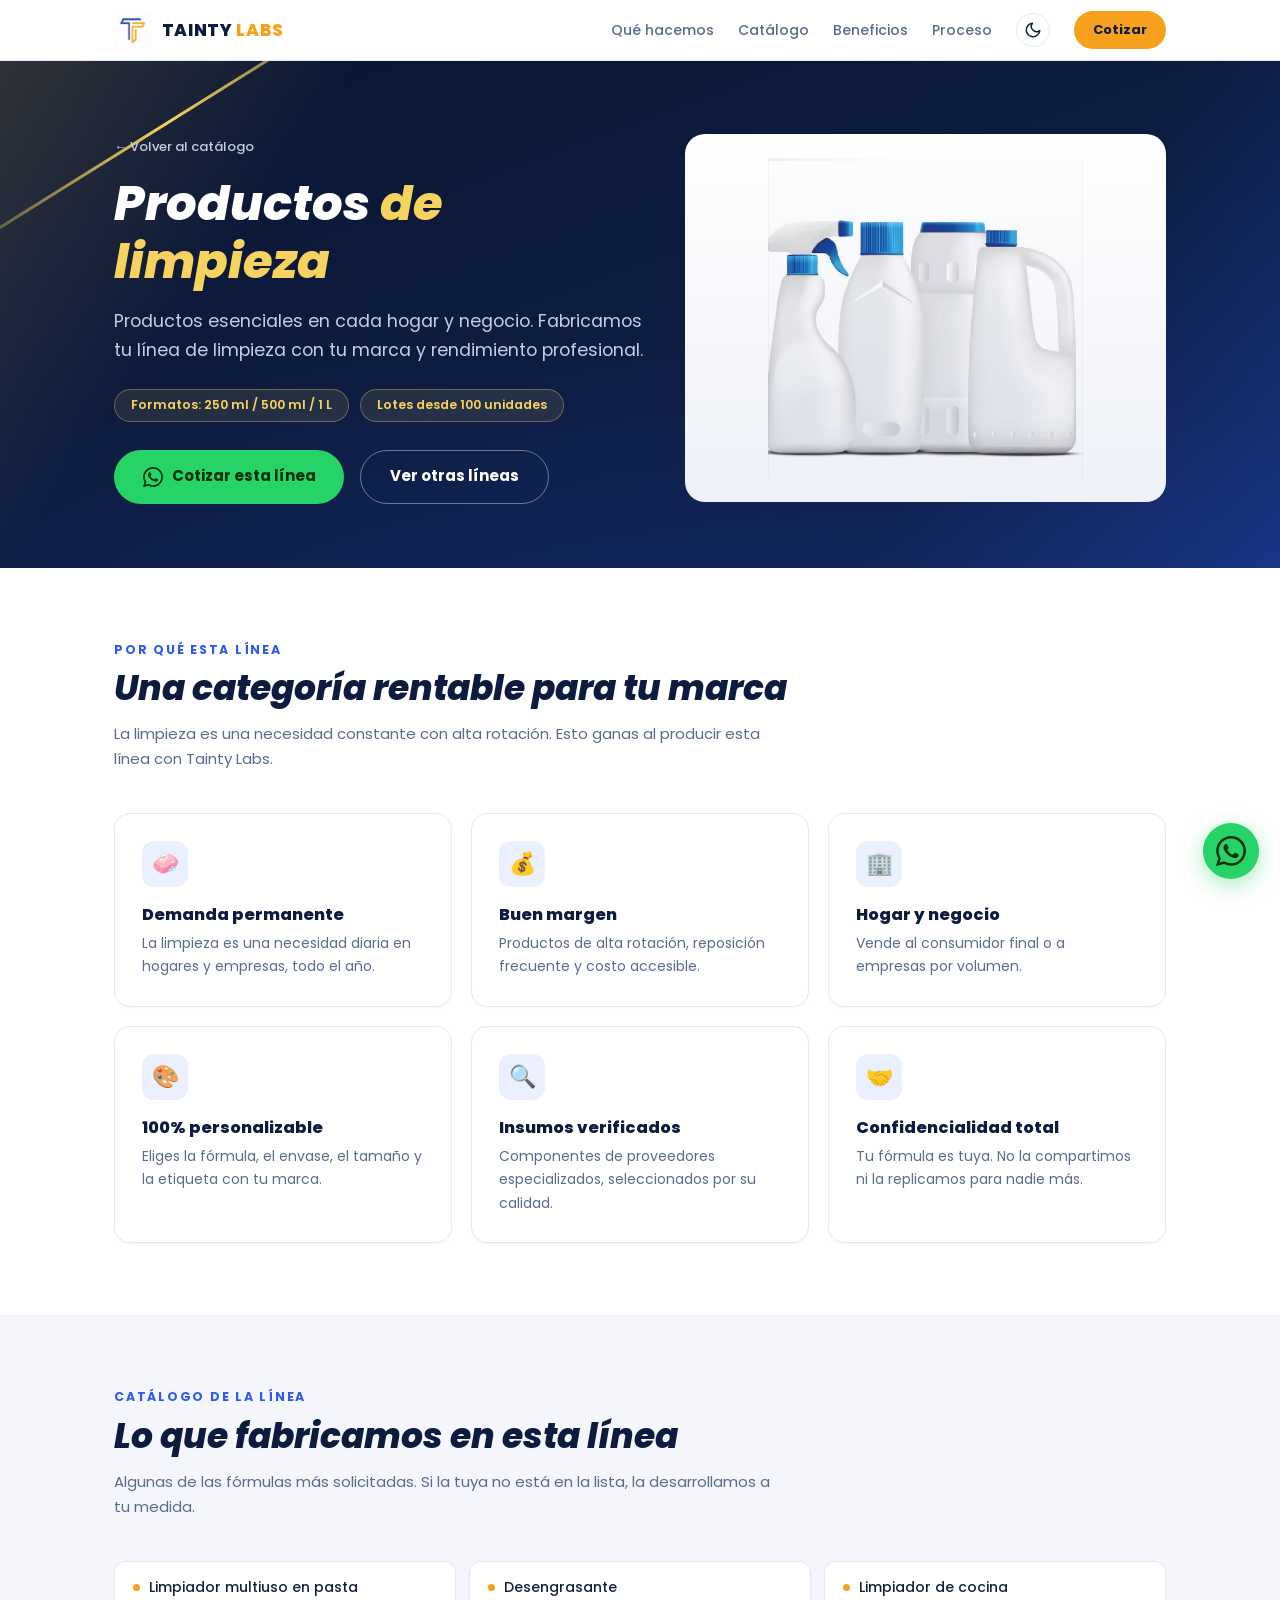
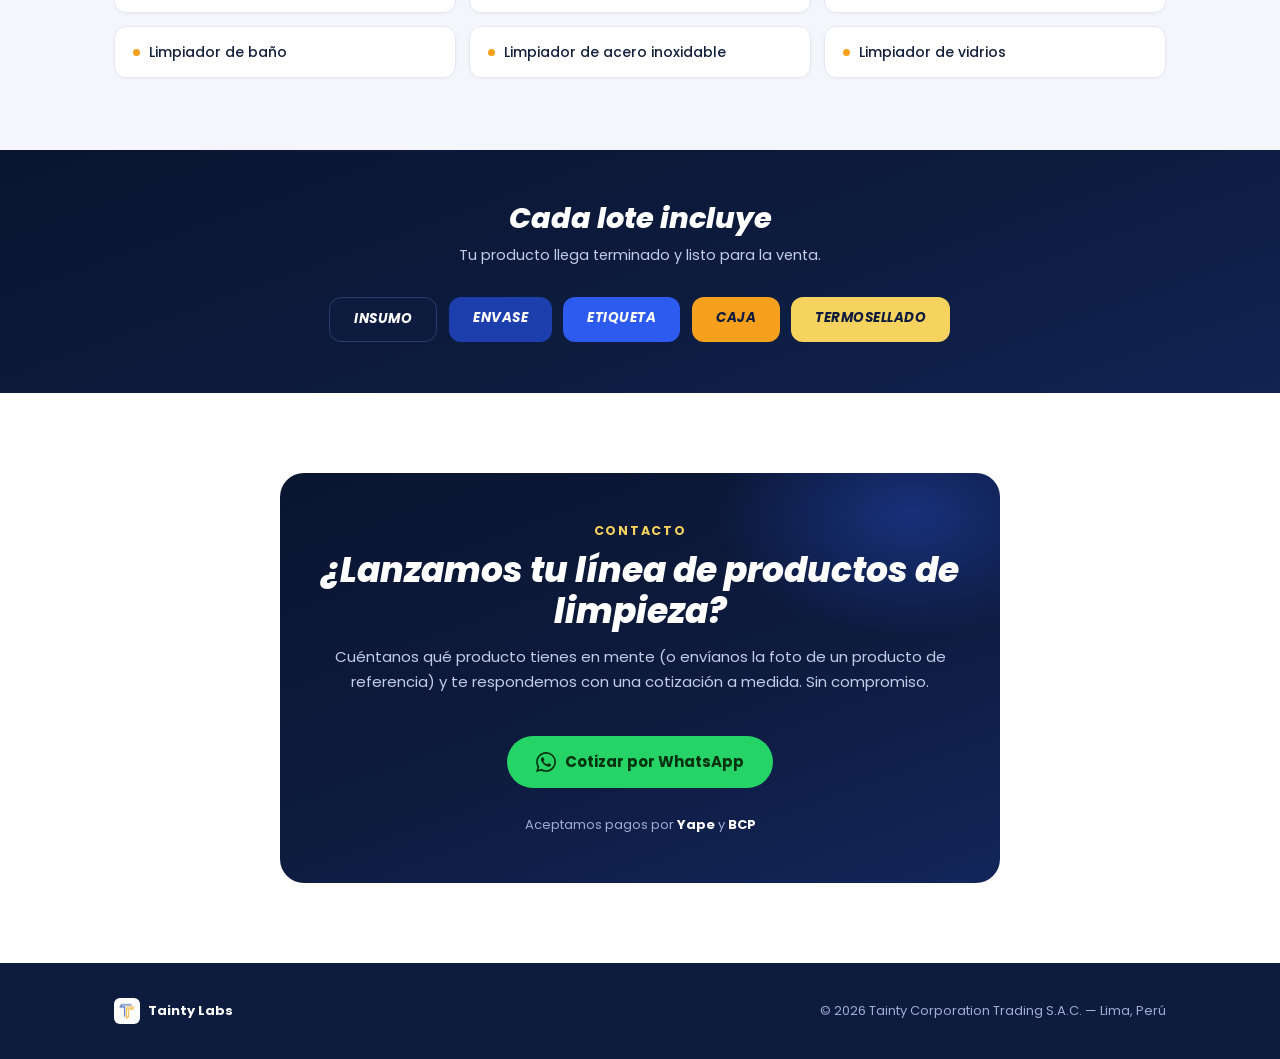
<file: linea-limpieza.html>
<!DOCTYPE html>
<html lang="es">
<head>
<meta charset="UTF-8">
<meta name="viewport" content="width=device-width, initial-scale=1.0">
<title>Productos de limpieza por encargo para tu marca | Tainty Labs</title>
<meta name="description" content="Fabricamos tu línea de productos de limpieza con tu fórmula y tu marca. Lotes desde 100 unidades con envase, etiqueta y caja. Lima, Perú.">
<link rel="canonical" href="https://taintycorporation.pe/linea-limpieza.html">
<meta name="theme-color" content="#0d1b3e">

<link rel="icon" type="image/png" sizes="32x32" href="favicon-32.png">
<link rel="apple-touch-icon" href="apple-touch-icon.png">

<meta property="og:type" content="website">
<meta property="og:url" content="https://taintycorporation.pe/linea-limpieza.html">
<meta property="og:site_name" content="Tainty Labs">
<meta property="og:locale" content="es_PE">
<meta property="og:title" content="Productos de limpieza por encargo | Tainty Labs">
<meta property="og:description" content="Fabricamos tu línea de productos de limpieza con tu marca. Lotes desde 100 unidades.">
<meta property="og:image" content="https://taintycorporation.pe/og-image.png">
<meta property="og:image:width" content="1200">
<meta property="og:image:height" content="630">
<meta name="twitter:card" content="summary_large_image">
<meta name="twitter:title" content="Productos de limpieza por encargo | Tainty Labs">
<meta name="twitter:description" content="Fabricamos tu línea de productos de limpieza con tu marca. Lotes desde 100 unidades.">
<meta name="twitter:image" content="https://taintycorporation.pe/og-image.png">

<!-- Google Analytics (GA4) -->
<script async src="https://www.googletagmanager.com/gtag/js?id=G-0XZEC6JC2C"></script>
<script>
  window.dataLayer = window.dataLayer || [];
  function gtag(){dataLayer.push(arguments);}
  gtag('js', new Date());
  gtag('config', 'G-0XZEC6JC2C');
</script>

<link rel="preconnect" href="https://fonts.googleapis.com">
<link rel="preconnect" href="https://fonts.gstatic.com" crossorigin>
<link href="https://fonts.googleapis.com/css2?family=Poppins:ital,wght@0,400;0,500;0,600;0,700;0,800;1,600;1,700;1,800&display=swap" rel="stylesheet">
<link rel="stylesheet" href="assets/site.css">
<script>
(function(){
  try{
    var saved = localStorage.getItem('tainty-theme');
    var dark = saved ? saved === 'dark' : window.matchMedia('(prefers-color-scheme: dark)').matches;
    if (dark) document.documentElement.classList.add('dark');
  }catch(e){}
})();
</script>
</head>
<body>

<header class="topbar">
  <div class="topbar-inner">
    <a class="brand" href="index.html">
      <img src="img/logo.png" alt="Logo Tainty Labs">
      <span class="name">Tainty <span>Labs</span></span>
    </a>
    <nav>
      <a href="index.html#que-hacemos">Qué hacemos</a>
      <a href="index.html#catalogo">Catálogo</a>
      <a href="index.html#beneficios">Beneficios</a>
      <a href="index.html#proceso">Proceso</a>
      <button class="theme-toggle" id="themeToggle" type="button" aria-label="Cambiar modo claro/oscuro" title="Modo claro/oscuro">
        <svg class="icon-moon" viewBox="0 0 24 24" fill="none" stroke="currentColor" stroke-width="2" stroke-linecap="round" stroke-linejoin="round"><path d="M21 12.79A9 9 0 1 1 11.21 3 7 7 0 0 0 21 12.79z"/></svg>
        <svg class="icon-sun" viewBox="0 0 24 24" fill="none" stroke="currentColor" stroke-width="2" stroke-linecap="round" stroke-linejoin="round"><circle cx="12" cy="12" r="4"/><path d="M12 2v2M12 20v2M4.93 4.93l1.41 1.41M17.66 17.66l1.41 1.41M2 12h2M20 12h2M6.34 17.66l-1.41 1.41M19.07 4.93l-1.41 1.41"/></svg>
      </button>
      <a class="wa-cat nav-cta" data-cat="productos de limpieza" href="#" target="_blank" rel="noopener">Cotizar</a>
    </nav>
  </div>
</header>

<section class="line-hero">
  <div class="wrap">
    <div>
      <a class="back-link" href="index.html#catalogo">← Volver al catálogo</a>
      <h1>Productos <em>de limpieza</em></h1>
      <p class="line-sub">Productos esenciales en cada hogar y negocio. Fabricamos tu línea de limpieza con tu marca y rendimiento profesional.</p>
      <div class="line-meta">
        <span class="line-badge">Formatos: 250 ml / 500 ml / 1 L</span>
        <span class="line-badge">Lotes desde 100 unidades</span>
      </div>
      <div class="line-cta">
        <a class="btn btn-wa wa-cat" data-cat="productos de limpieza" href="#" target="_blank" rel="noopener">
          <svg width="20" height="20" viewBox="0 0 24 24" fill="currentColor"><path d="M17.47 14.38c-.3-.15-1.76-.87-2.03-.97-.27-.1-.47-.15-.67.15-.2.3-.77.97-.94 1.17-.17.2-.35.22-.65.07-.3-.15-1.25-.46-2.39-1.47-.88-.79-1.48-1.76-1.65-2.06-.17-.3-.02-.46.13-.61.14-.13.3-.35.45-.52.15-.17.2-.3.3-.5.1-.2.05-.37-.02-.52-.08-.15-.67-1.62-.92-2.22-.24-.58-.49-.5-.67-.51l-.57-.01c-.2 0-.52.07-.8.37-.27.3-1.04 1.02-1.04 2.5 0 1.47 1.07 2.89 1.22 3.09.15.2 2.1 3.2 5.08 4.49.71.31 1.26.49 1.7.63.71.23 1.36.2 1.87.12.57-.09 1.76-.72 2-1.41.25-.7.25-1.3.18-1.42-.08-.13-.28-.2-.58-.35M12.05 21.79h-.01a9.87 9.87 0 0 1-5.03-1.38l-.36-.21-3.74.98 1-3.65-.24-.37a9.86 9.86 0 0 1-1.51-5.26c0-5.45 4.44-9.88 9.9-9.88a9.83 9.83 0 0 1 7 2.9 9.83 9.83 0 0 1 2.89 7c0 5.45-4.44 9.89-9.9 9.89m8.42-18.3A11.82 11.82 0 0 0 12.05 0C5.5 0 .16 5.34.16 11.9c0 2.1.55 4.14 1.59 5.95L.06 24l6.3-1.65a11.88 11.88 0 0 0 5.68 1.45h.01c6.55 0 11.89-5.34 11.89-11.9 0-3.18-1.24-6.16-3.47-8.41"/></svg>
          Cotizar esta línea
        </a>
        <a class="btn btn-ghost" href="index.html#catalogo">Ver otras líneas</a>
      </div>
    </div>
    <div class="line-photo">
      <img src="img/limpieza.jpg" alt="Productos de limpieza">
    </div>
  </div>
</section>

<section id="beneficios">
  <div class="wrap">
    <div class="sec-tag">Por qué esta línea</div>
    <h2 class="sec-title">Una categoría rentable para tu marca</h2>
    <p class="sec-sub">La limpieza es una necesidad constante con alta rotación. Esto ganas al producir esta línea con Tainty Labs.</p>
    <div class="grid3">
      <div class="card">
        <div class="icon">🧼</div>
        <h3>Demanda permanente</h3>
        <p>La limpieza es una necesidad diaria en hogares y empresas, todo el año.</p>
      </div>
      <div class="card">
        <div class="icon">💰</div>
        <h3>Buen margen</h3>
        <p>Productos de alta rotación, reposición frecuente y costo accesible.</p>
      </div>
      <div class="card">
        <div class="icon">🏢</div>
        <h3>Hogar y negocio</h3>
        <p>Vende al consumidor final o a empresas por volumen.</p>
      </div>
      <div class="card">
        <div class="icon">🎨</div>
        <h3>100% personalizable</h3>
        <p>Eliges la fórmula, el envase, el tamaño y la etiqueta con tu marca.</p>
      </div>
      <div class="card">
        <div class="icon">🔍</div>
        <h3>Insumos verificados</h3>
        <p>Componentes de proveedores especializados, seleccionados por su calidad.</p>
      </div>
      <div class="card">
        <div class="icon">🤝</div>
        <h3>Confidencialidad total</h3>
        <p>Tu fórmula es tuya. No la compartimos ni la replicamos para nadie más.</p>
      </div>
    </div>
  </div>
</section>

<section id="productos" style="background:var(--bg-soft)">
  <div class="wrap">
    <div class="sec-tag">Catálogo de la línea</div>
    <h2 class="sec-title">Lo que fabricamos en esta línea</h2>
    <p class="sec-sub">Algunas de las fórmulas más solicitadas. Si la tuya no está en la lista, la desarrollamos a tu medida.</p>
    <div class="prod-grid">
      <div class="prod-item">Limpiador multiuso en pasta</div>
      <div class="prod-item">Desengrasante</div>
      <div class="prod-item">Limpiador de cocina</div>
      <div class="prod-item">Limpiador de baño</div>
      <div class="prod-item">Limpiador de acero inoxidable</div>
      <div class="prod-item">Limpiador de vidrios</div>
    </div>
  </div>
</section>

<div class="incluye">
  <div class="wrap">
    <h2>Cada lote incluye</h2>
    <p>Tu producto llega terminado y listo para la venta.</p>
    <div class="chips">
      <div class="chip">Insumo</div>
      <div class="chip">Envase</div>
      <div class="chip">Etiqueta</div>
      <div class="chip">Caja</div>
      <div class="chip">Termosellado</div>
    </div>
  </div>
</div>

<section id="contacto">
  <div class="wrap">
    <div class="contact-box">
      <div class="sec-tag" style="color:var(--gold)">Contacto</div>
      <h2 class="sec-title">¿Lanzamos tu línea de productos de limpieza?</h2>
      <p class="sec-sub">Cuéntanos qué producto tienes en mente (o envíanos la foto de un producto de referencia) y te respondemos con una cotización a medida. Sin compromiso.</p>
      <div class="phones">
        <a class="btn btn-wa wa-cat" data-cat="productos de limpieza" href="#" target="_blank" rel="noopener">
          <svg width="20" height="20" viewBox="0 0 24 24" fill="currentColor"><path d="M17.47 14.38c-.3-.15-1.76-.87-2.03-.97-.27-.1-.47-.15-.67.15-.2.3-.77.97-.94 1.17-.17.2-.35.22-.65.07-.3-.15-1.25-.46-2.39-1.47-.88-.79-1.48-1.76-1.65-2.06-.17-.3-.02-.46.13-.61.14-.13.3-.35.45-.52.15-.17.2-.3.3-.5.1-.2.05-.37-.02-.52-.08-.15-.67-1.62-.92-2.22-.24-.58-.49-.5-.67-.51l-.57-.01c-.2 0-.52.07-.8.37-.27.3-1.04 1.02-1.04 2.5 0 1.47 1.07 2.89 1.22 3.09.15.2 2.1 3.2 5.08 4.49.71.31 1.26.49 1.7.63.71.23 1.36.2 1.87.12.57-.09 1.76-.72 2-1.41.25-.7.25-1.3.18-1.42-.08-.13-.28-.2-.58-.35M12.05 21.79h-.01a9.87 9.87 0 0 1-5.03-1.38l-.36-.21-3.74.98 1-3.65-.24-.37a9.86 9.86 0 0 1-1.51-5.26c0-5.45 4.44-9.88 9.9-9.88a9.83 9.83 0 0 1 7 2.9 9.83 9.83 0 0 1 2.89 7c0 5.45-4.44 9.89-9.9 9.89m8.42-18.3A11.82 11.82 0 0 0 12.05 0C5.5 0 .16 5.34.16 11.9c0 2.1.55 4.14 1.59 5.95L.06 24l6.3-1.65a11.88 11.88 0 0 0 5.68 1.45h.01c6.55 0 11.89-5.34 11.89-11.9 0-3.18-1.24-6.16-3.47-8.41"/></svg>
        Cotizar por WhatsApp
        </a>
      </div>
      <div class="pagos">Aceptamos pagos por <b>Yape</b> y <b>BCP</b></div>
    </div>
  </div>
</section>

<a class="wa-float wa-cat" data-cat="productos de limpieza" href="#" target="_blank" rel="noopener" aria-label="WhatsApp">
  <svg viewBox="0 0 24 24"><path d="M17.47 14.38c-.3-.15-1.76-.87-2.03-.97-.27-.1-.47-.15-.67.15-.2.3-.77.97-.94 1.17-.17.2-.35.22-.65.07-.3-.15-1.25-.46-2.39-1.47-.88-.79-1.48-1.76-1.65-2.06-.17-.3-.02-.46.13-.61.14-.13.3-.35.45-.52.15-.17.2-.3.3-.5.1-.2.05-.37-.02-.52-.08-.15-.67-1.62-.92-2.22-.24-.58-.49-.5-.67-.51l-.57-.01c-.2 0-.52.07-.8.37-.27.3-1.04 1.02-1.04 2.5 0 1.47 1.07 2.89 1.22 3.09.15.2 2.1 3.2 5.08 4.49.71.31 1.26.49 1.7.63.71.23 1.36.2 1.87.12.57-.09 1.76-.72 2-1.41.25-.7.25-1.3.18-1.42-.08-.13-.28-.2-.58-.35M12.05 21.79h-.01a9.87 9.87 0 0 1-5.03-1.38l-.36-.21-3.74.98 1-3.65-.24-.37a9.86 9.86 0 0 1-1.51-5.26c0-5.45 4.44-9.88 9.9-9.88a9.83 9.83 0 0 1 7 2.9 9.83 9.83 0 0 1 2.89 7c0 5.45-4.44 9.89-9.9 9.89m8.42-18.3A11.82 11.82 0 0 0 12.05 0C5.5 0 .16 5.34.16 11.9c0 2.1.55 4.14 1.59 5.95L.06 24l6.3-1.65a11.88 11.88 0 0 0 5.68 1.45h.01c6.55 0 11.89-5.34 11.89-11.9 0-3.18-1.24-6.16-3.47-8.41"/></svg>
</a>

<footer>
  <div class="foot-inner">
    <div class="foot-brand"><img src="img/logo.png" alt="">Tainty Labs</div>
    <div>© <span id="year"></span> Tainty Corporation Trading S.A.C. — Lima, Perú</div>
  </div>
</footer>

<script src="assets/site.js"></script>
</body>
</html>
</file>
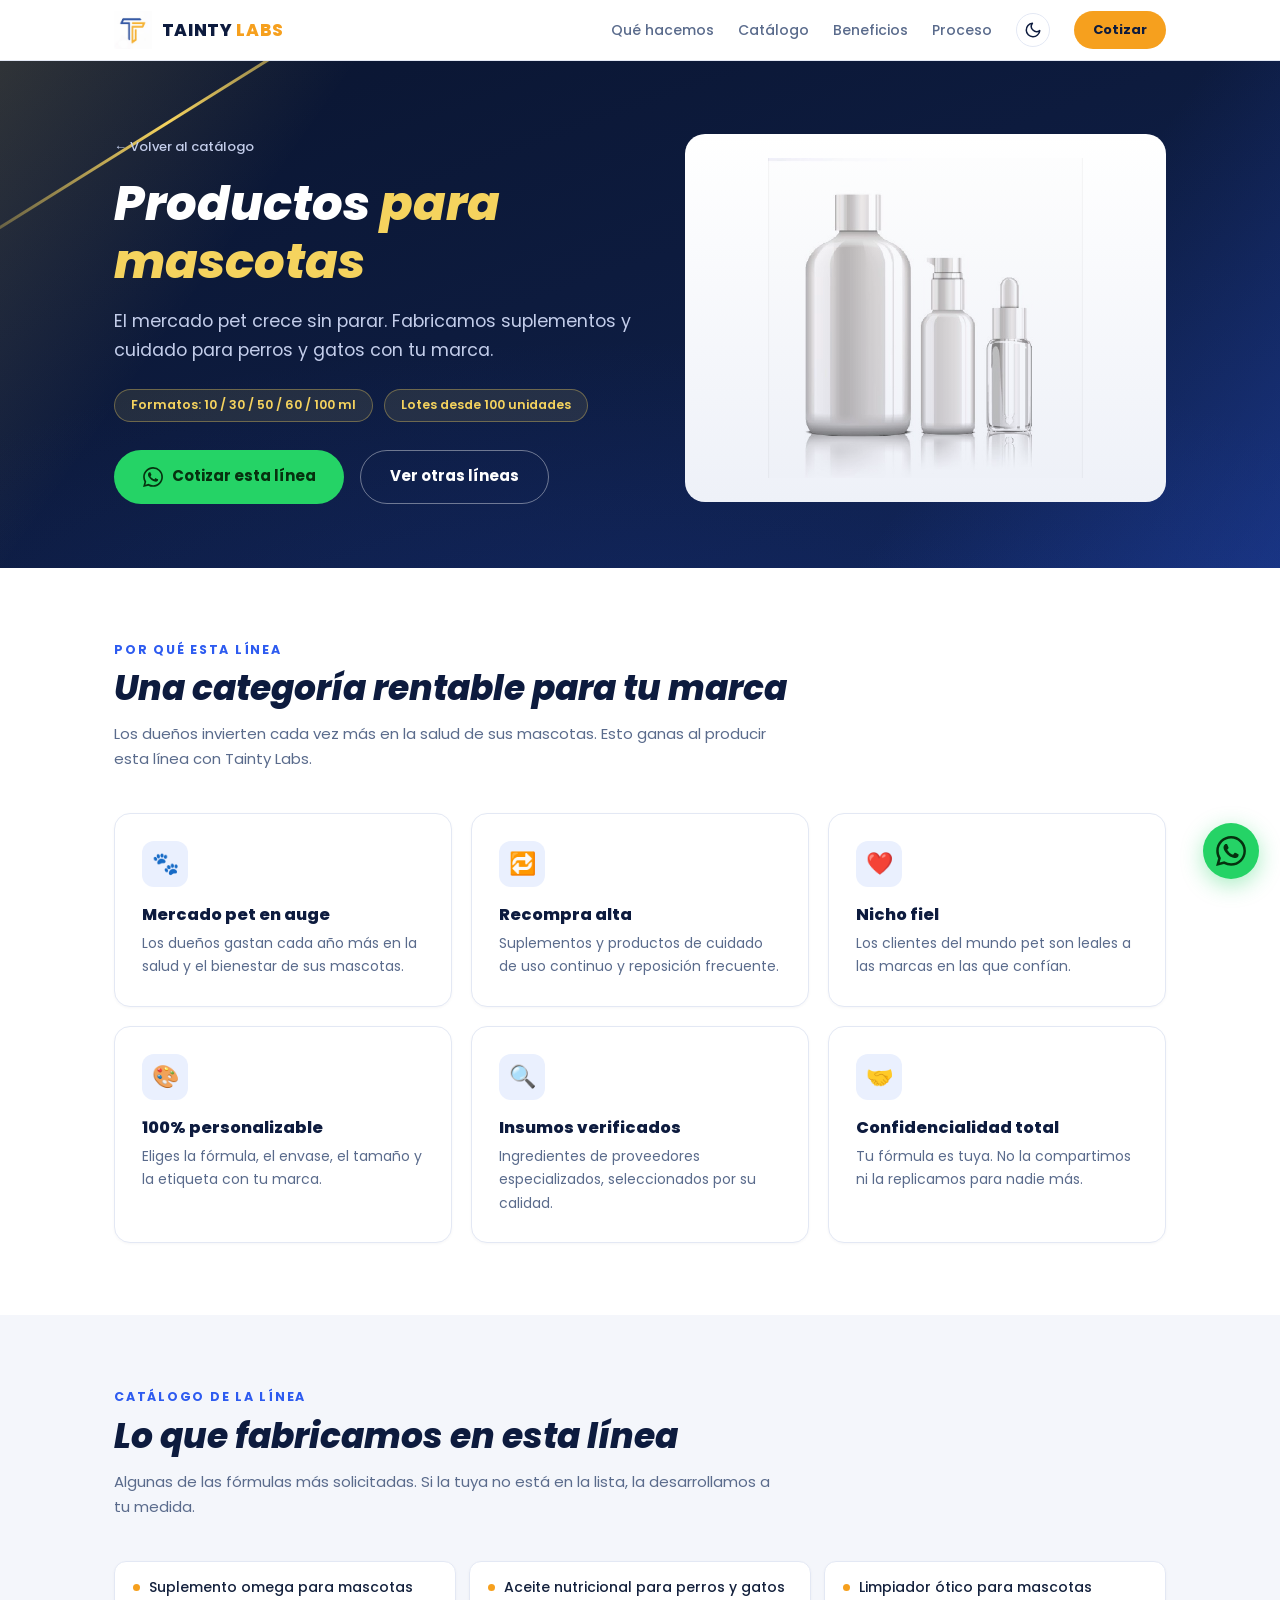
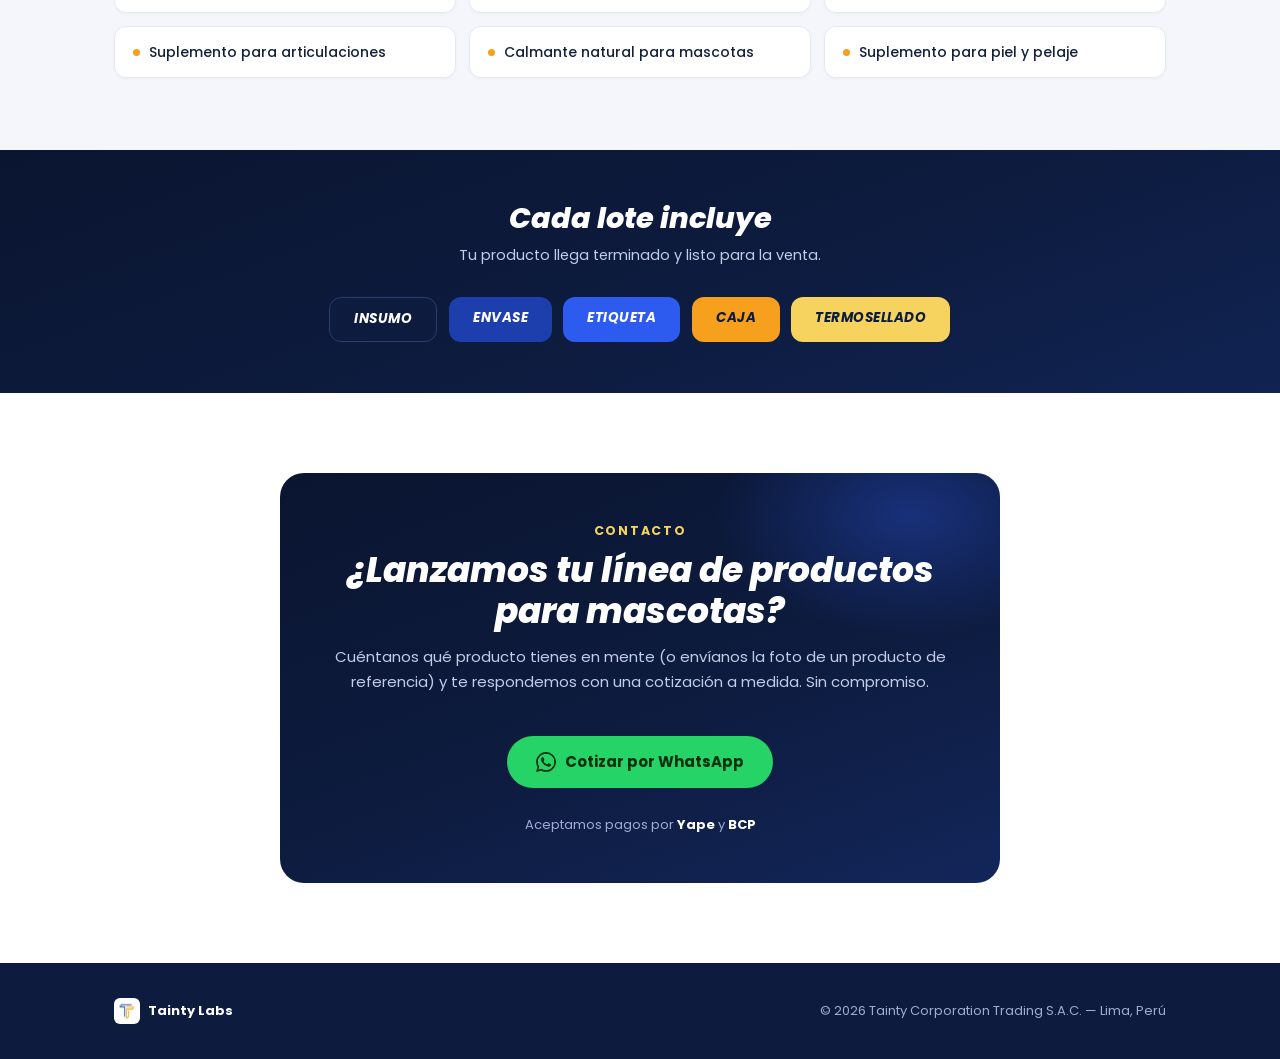
<file: linea-mascotas.html>
<!DOCTYPE html>
<html lang="es">
<head>
<meta charset="UTF-8">
<meta name="viewport" content="width=device-width, initial-scale=1.0">
<title>Productos para mascotas por encargo para tu marca | Tainty Labs</title>
<meta name="description" content="Fabricamos tu línea de productos para mascotas con tu fórmula y tu marca. Lotes desde 100 unidades con envase, etiqueta y caja. Lima, Perú.">
<link rel="canonical" href="https://taintycorporation.pe/linea-mascotas.html">
<meta name="theme-color" content="#0d1b3e">

<link rel="icon" type="image/png" sizes="32x32" href="favicon-32.png">
<link rel="apple-touch-icon" href="apple-touch-icon.png">

<meta property="og:type" content="website">
<meta property="og:url" content="https://taintycorporation.pe/linea-mascotas.html">
<meta property="og:site_name" content="Tainty Labs">
<meta property="og:locale" content="es_PE">
<meta property="og:title" content="Productos para mascotas por encargo | Tainty Labs">
<meta property="og:description" content="Fabricamos tu línea de productos para mascotas con tu marca. Lotes desde 100 unidades.">
<meta property="og:image" content="https://taintycorporation.pe/og-image.png">
<meta property="og:image:width" content="1200">
<meta property="og:image:height" content="630">
<meta name="twitter:card" content="summary_large_image">
<meta name="twitter:title" content="Productos para mascotas por encargo | Tainty Labs">
<meta name="twitter:description" content="Fabricamos tu línea de productos para mascotas con tu marca. Lotes desde 100 unidades.">
<meta name="twitter:image" content="https://taintycorporation.pe/og-image.png">

<!-- Google Analytics (GA4) -->
<script async src="https://www.googletagmanager.com/gtag/js?id=G-0XZEC6JC2C"></script>
<script>
  window.dataLayer = window.dataLayer || [];
  function gtag(){dataLayer.push(arguments);}
  gtag('js', new Date());
  gtag('config', 'G-0XZEC6JC2C');
</script>

<link rel="preconnect" href="https://fonts.googleapis.com">
<link rel="preconnect" href="https://fonts.gstatic.com" crossorigin>
<link href="https://fonts.googleapis.com/css2?family=Poppins:ital,wght@0,400;0,500;0,600;0,700;0,800;1,600;1,700;1,800&display=swap" rel="stylesheet">
<link rel="stylesheet" href="assets/site.css">
<script>
(function(){
  try{
    var saved = localStorage.getItem('tainty-theme');
    var dark = saved ? saved === 'dark' : window.matchMedia('(prefers-color-scheme: dark)').matches;
    if (dark) document.documentElement.classList.add('dark');
  }catch(e){}
})();
</script>
</head>
<body>

<header class="topbar">
  <div class="topbar-inner">
    <a class="brand" href="index.html">
      <img src="img/logo.png" alt="Logo Tainty Labs">
      <span class="name">Tainty <span>Labs</span></span>
    </a>
    <nav>
      <a href="index.html#que-hacemos">Qué hacemos</a>
      <a href="index.html#catalogo">Catálogo</a>
      <a href="index.html#beneficios">Beneficios</a>
      <a href="index.html#proceso">Proceso</a>
      <button class="theme-toggle" id="themeToggle" type="button" aria-label="Cambiar modo claro/oscuro" title="Modo claro/oscuro">
        <svg class="icon-moon" viewBox="0 0 24 24" fill="none" stroke="currentColor" stroke-width="2" stroke-linecap="round" stroke-linejoin="round"><path d="M21 12.79A9 9 0 1 1 11.21 3 7 7 0 0 0 21 12.79z"/></svg>
        <svg class="icon-sun" viewBox="0 0 24 24" fill="none" stroke="currentColor" stroke-width="2" stroke-linecap="round" stroke-linejoin="round"><circle cx="12" cy="12" r="4"/><path d="M12 2v2M12 20v2M4.93 4.93l1.41 1.41M17.66 17.66l1.41 1.41M2 12h2M20 12h2M6.34 17.66l-1.41 1.41M19.07 4.93l-1.41 1.41"/></svg>
      </button>
      <a class="wa-cat nav-cta" data-cat="productos para mascotas" href="#" target="_blank" rel="noopener">Cotizar</a>
    </nav>
  </div>
</header>

<section class="line-hero">
  <div class="wrap">
    <div>
      <a class="back-link" href="index.html#catalogo">← Volver al catálogo</a>
      <h1>Productos <em>para mascotas</em></h1>
      <p class="line-sub">El mercado pet crece sin parar. Fabricamos suplementos y cuidado para perros y gatos con tu marca.</p>
      <div class="line-meta">
        <span class="line-badge">Formatos: 10 / 30 / 50 / 60 / 100 ml</span>
        <span class="line-badge">Lotes desde 100 unidades</span>
      </div>
      <div class="line-cta">
        <a class="btn btn-wa wa-cat" data-cat="productos para mascotas" href="#" target="_blank" rel="noopener">
          <svg width="20" height="20" viewBox="0 0 24 24" fill="currentColor"><path d="M17.47 14.38c-.3-.15-1.76-.87-2.03-.97-.27-.1-.47-.15-.67.15-.2.3-.77.97-.94 1.17-.17.2-.35.22-.65.07-.3-.15-1.25-.46-2.39-1.47-.88-.79-1.48-1.76-1.65-2.06-.17-.3-.02-.46.13-.61.14-.13.3-.35.45-.52.15-.17.2-.3.3-.5.1-.2.05-.37-.02-.52-.08-.15-.67-1.62-.92-2.22-.24-.58-.49-.5-.67-.51l-.57-.01c-.2 0-.52.07-.8.37-.27.3-1.04 1.02-1.04 2.5 0 1.47 1.07 2.89 1.22 3.09.15.2 2.1 3.2 5.08 4.49.71.31 1.26.49 1.7.63.71.23 1.36.2 1.87.12.57-.09 1.76-.72 2-1.41.25-.7.25-1.3.18-1.42-.08-.13-.28-.2-.58-.35M12.05 21.79h-.01a9.87 9.87 0 0 1-5.03-1.38l-.36-.21-3.74.98 1-3.65-.24-.37a9.86 9.86 0 0 1-1.51-5.26c0-5.45 4.44-9.88 9.9-9.88a9.83 9.83 0 0 1 7 2.9 9.83 9.83 0 0 1 2.89 7c0 5.45-4.44 9.89-9.9 9.89m8.42-18.3A11.82 11.82 0 0 0 12.05 0C5.5 0 .16 5.34.16 11.9c0 2.1.55 4.14 1.59 5.95L.06 24l6.3-1.65a11.88 11.88 0 0 0 5.68 1.45h.01c6.55 0 11.89-5.34 11.89-11.9 0-3.18-1.24-6.16-3.47-8.41"/></svg>
          Cotizar esta línea
        </a>
        <a class="btn btn-ghost" href="index.html#catalogo">Ver otras líneas</a>
      </div>
    </div>
    <div class="line-photo">
      <img src="img/mascotas.jpg" alt="Productos para mascotas">
    </div>
  </div>
</section>

<section id="beneficios">
  <div class="wrap">
    <div class="sec-tag">Por qué esta línea</div>
    <h2 class="sec-title">Una categoría rentable para tu marca</h2>
    <p class="sec-sub">Los dueños invierten cada vez más en la salud de sus mascotas. Esto ganas al producir esta línea con Tainty Labs.</p>
    <div class="grid3">
      <div class="card">
        <div class="icon">🐾</div>
        <h3>Mercado pet en auge</h3>
        <p>Los dueños gastan cada año más en la salud y el bienestar de sus mascotas.</p>
      </div>
      <div class="card">
        <div class="icon">🔁</div>
        <h3>Recompra alta</h3>
        <p>Suplementos y productos de cuidado de uso continuo y reposición frecuente.</p>
      </div>
      <div class="card">
        <div class="icon">❤️</div>
        <h3>Nicho fiel</h3>
        <p>Los clientes del mundo pet son leales a las marcas en las que confían.</p>
      </div>
      <div class="card">
        <div class="icon">🎨</div>
        <h3>100% personalizable</h3>
        <p>Eliges la fórmula, el envase, el tamaño y la etiqueta con tu marca.</p>
      </div>
      <div class="card">
        <div class="icon">🔍</div>
        <h3>Insumos verificados</h3>
        <p>Ingredientes de proveedores especializados, seleccionados por su calidad.</p>
      </div>
      <div class="card">
        <div class="icon">🤝</div>
        <h3>Confidencialidad total</h3>
        <p>Tu fórmula es tuya. No la compartimos ni la replicamos para nadie más.</p>
      </div>
    </div>
  </div>
</section>

<section id="productos" style="background:var(--bg-soft)">
  <div class="wrap">
    <div class="sec-tag">Catálogo de la línea</div>
    <h2 class="sec-title">Lo que fabricamos en esta línea</h2>
    <p class="sec-sub">Algunas de las fórmulas más solicitadas. Si la tuya no está en la lista, la desarrollamos a tu medida.</p>
    <div class="prod-grid">
      <div class="prod-item">Suplemento omega para mascotas</div>
      <div class="prod-item">Aceite nutricional para perros y gatos</div>
      <div class="prod-item">Limpiador ótico para mascotas</div>
      <div class="prod-item">Suplemento para articulaciones</div>
      <div class="prod-item">Calmante natural para mascotas</div>
      <div class="prod-item">Suplemento para piel y pelaje</div>
    </div>
  </div>
</section>

<div class="incluye">
  <div class="wrap">
    <h2>Cada lote incluye</h2>
    <p>Tu producto llega terminado y listo para la venta.</p>
    <div class="chips">
      <div class="chip">Insumo</div>
      <div class="chip">Envase</div>
      <div class="chip">Etiqueta</div>
      <div class="chip">Caja</div>
      <div class="chip">Termosellado</div>
    </div>
  </div>
</div>

<section id="contacto">
  <div class="wrap">
    <div class="contact-box">
      <div class="sec-tag" style="color:var(--gold)">Contacto</div>
      <h2 class="sec-title">¿Lanzamos tu línea de productos para mascotas?</h2>
      <p class="sec-sub">Cuéntanos qué producto tienes en mente (o envíanos la foto de un producto de referencia) y te respondemos con una cotización a medida. Sin compromiso.</p>
      <div class="phones">
        <a class="btn btn-wa wa-cat" data-cat="productos para mascotas" href="#" target="_blank" rel="noopener">
          <svg width="20" height="20" viewBox="0 0 24 24" fill="currentColor"><path d="M17.47 14.38c-.3-.15-1.76-.87-2.03-.97-.27-.1-.47-.15-.67.15-.2.3-.77.97-.94 1.17-.17.2-.35.22-.65.07-.3-.15-1.25-.46-2.39-1.47-.88-.79-1.48-1.76-1.65-2.06-.17-.3-.02-.46.13-.61.14-.13.3-.35.45-.52.15-.17.2-.3.3-.5.1-.2.05-.37-.02-.52-.08-.15-.67-1.62-.92-2.22-.24-.58-.49-.5-.67-.51l-.57-.01c-.2 0-.52.07-.8.37-.27.3-1.04 1.02-1.04 2.5 0 1.47 1.07 2.89 1.22 3.09.15.2 2.1 3.2 5.08 4.49.71.31 1.26.49 1.7.63.71.23 1.36.2 1.87.12.57-.09 1.76-.72 2-1.41.25-.7.25-1.3.18-1.42-.08-.13-.28-.2-.58-.35M12.05 21.79h-.01a9.87 9.87 0 0 1-5.03-1.38l-.36-.21-3.74.98 1-3.65-.24-.37a9.86 9.86 0 0 1-1.51-5.26c0-5.45 4.44-9.88 9.9-9.88a9.83 9.83 0 0 1 7 2.9 9.83 9.83 0 0 1 2.89 7c0 5.45-4.44 9.89-9.9 9.89m8.42-18.3A11.82 11.82 0 0 0 12.05 0C5.5 0 .16 5.34.16 11.9c0 2.1.55 4.14 1.59 5.95L.06 24l6.3-1.65a11.88 11.88 0 0 0 5.68 1.45h.01c6.55 0 11.89-5.34 11.89-11.9 0-3.18-1.24-6.16-3.47-8.41"/></svg>
        Cotizar por WhatsApp
        </a>
      </div>
      <div class="pagos">Aceptamos pagos por <b>Yape</b> y <b>BCP</b></div>
    </div>
  </div>
</section>

<a class="wa-float wa-cat" data-cat="productos para mascotas" href="#" target="_blank" rel="noopener" aria-label="WhatsApp">
  <svg viewBox="0 0 24 24"><path d="M17.47 14.38c-.3-.15-1.76-.87-2.03-.97-.27-.1-.47-.15-.67.15-.2.3-.77.97-.94 1.17-.17.2-.35.22-.65.07-.3-.15-1.25-.46-2.39-1.47-.88-.79-1.48-1.76-1.65-2.06-.17-.3-.02-.46.13-.61.14-.13.3-.35.45-.52.15-.17.2-.3.3-.5.1-.2.05-.37-.02-.52-.08-.15-.67-1.62-.92-2.22-.24-.58-.49-.5-.67-.51l-.57-.01c-.2 0-.52.07-.8.37-.27.3-1.04 1.02-1.04 2.5 0 1.47 1.07 2.89 1.22 3.09.15.2 2.1 3.2 5.08 4.49.71.31 1.26.49 1.7.63.71.23 1.36.2 1.87.12.57-.09 1.76-.72 2-1.41.25-.7.25-1.3.18-1.42-.08-.13-.28-.2-.58-.35M12.05 21.79h-.01a9.87 9.87 0 0 1-5.03-1.38l-.36-.21-3.74.98 1-3.65-.24-.37a9.86 9.86 0 0 1-1.51-5.26c0-5.45 4.44-9.88 9.9-9.88a9.83 9.83 0 0 1 7 2.9 9.83 9.83 0 0 1 2.89 7c0 5.45-4.44 9.89-9.9 9.89m8.42-18.3A11.82 11.82 0 0 0 12.05 0C5.5 0 .16 5.34.16 11.9c0 2.1.55 4.14 1.59 5.95L.06 24l6.3-1.65a11.88 11.88 0 0 0 5.68 1.45h.01c6.55 0 11.89-5.34 11.89-11.9 0-3.18-1.24-6.16-3.47-8.41"/></svg>
</a>

<footer>
  <div class="foot-inner">
    <div class="foot-brand"><img src="img/logo.png" alt="">Tainty Labs</div>
    <div>© <span id="year"></span> Tainty Corporation Trading S.A.C. — Lima, Perú</div>
  </div>
</footer>

<script src="assets/site.js"></script>
</body>
</html>
</file>
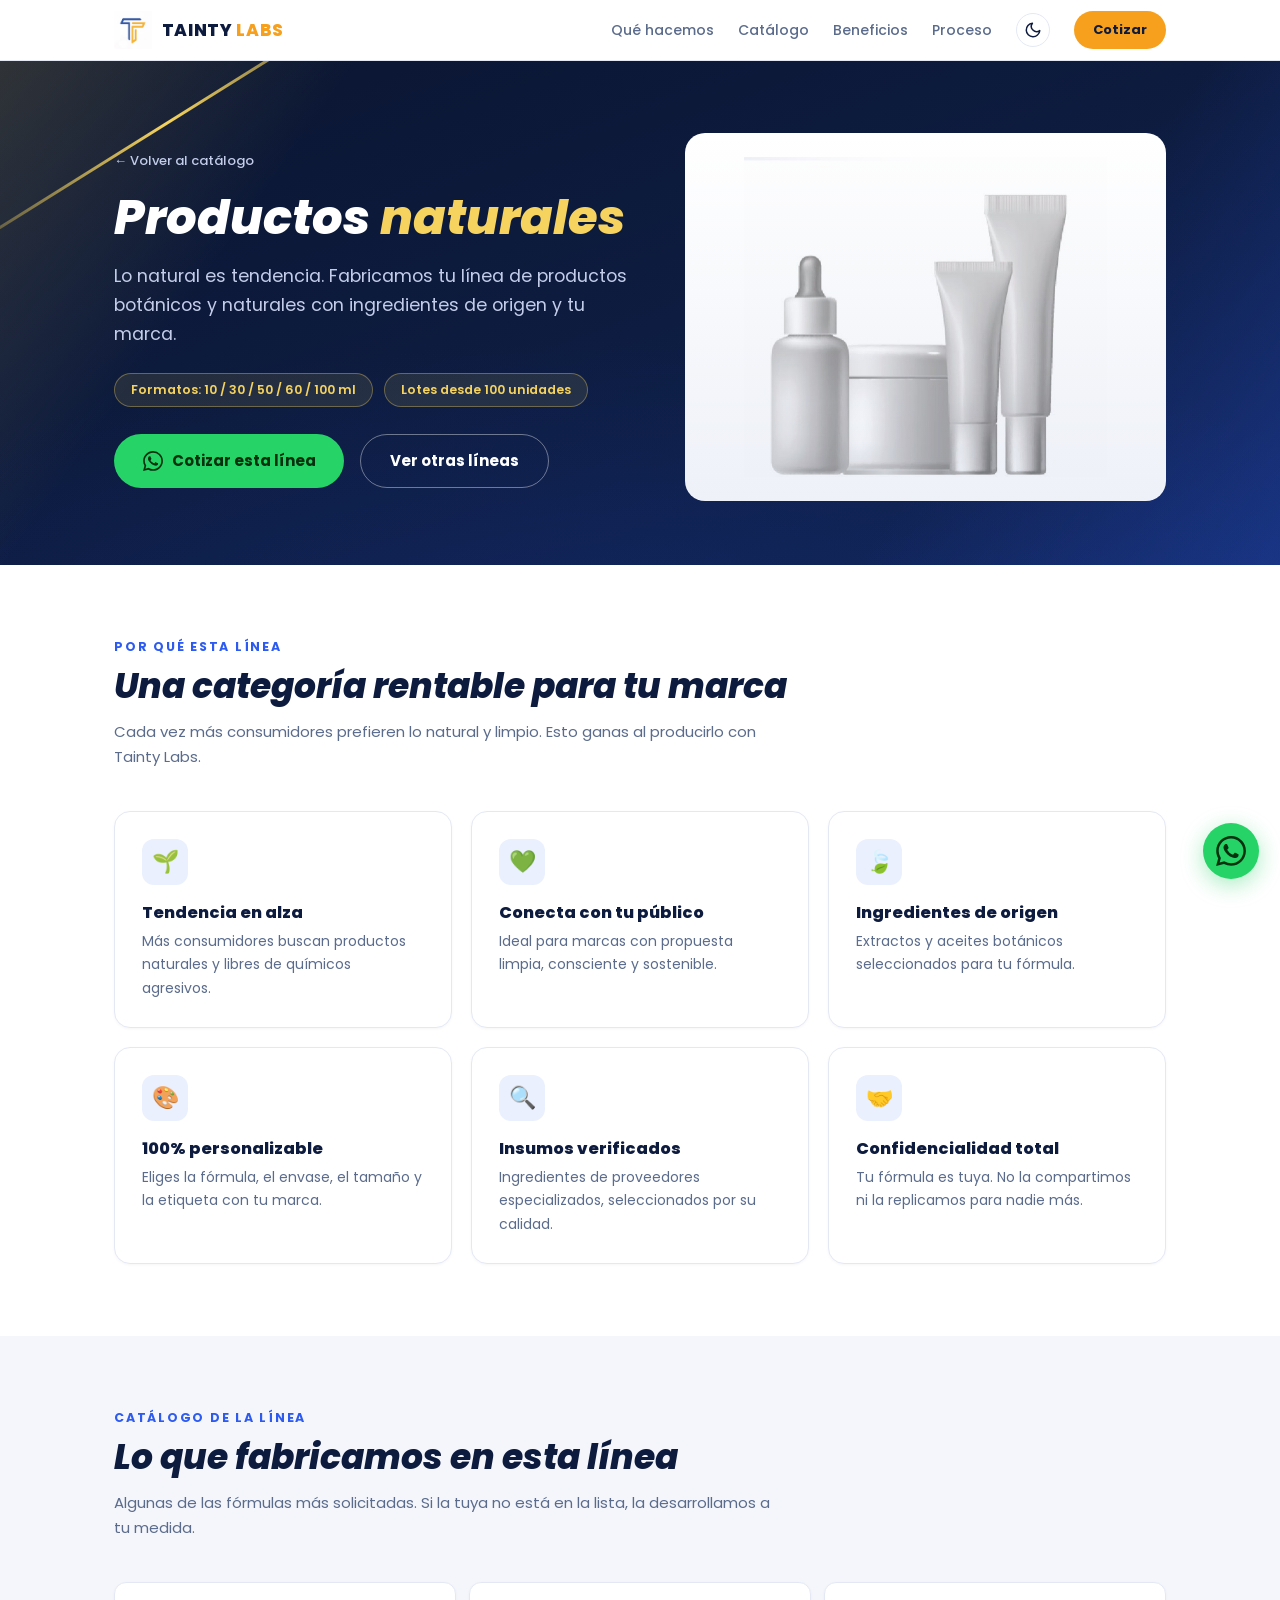
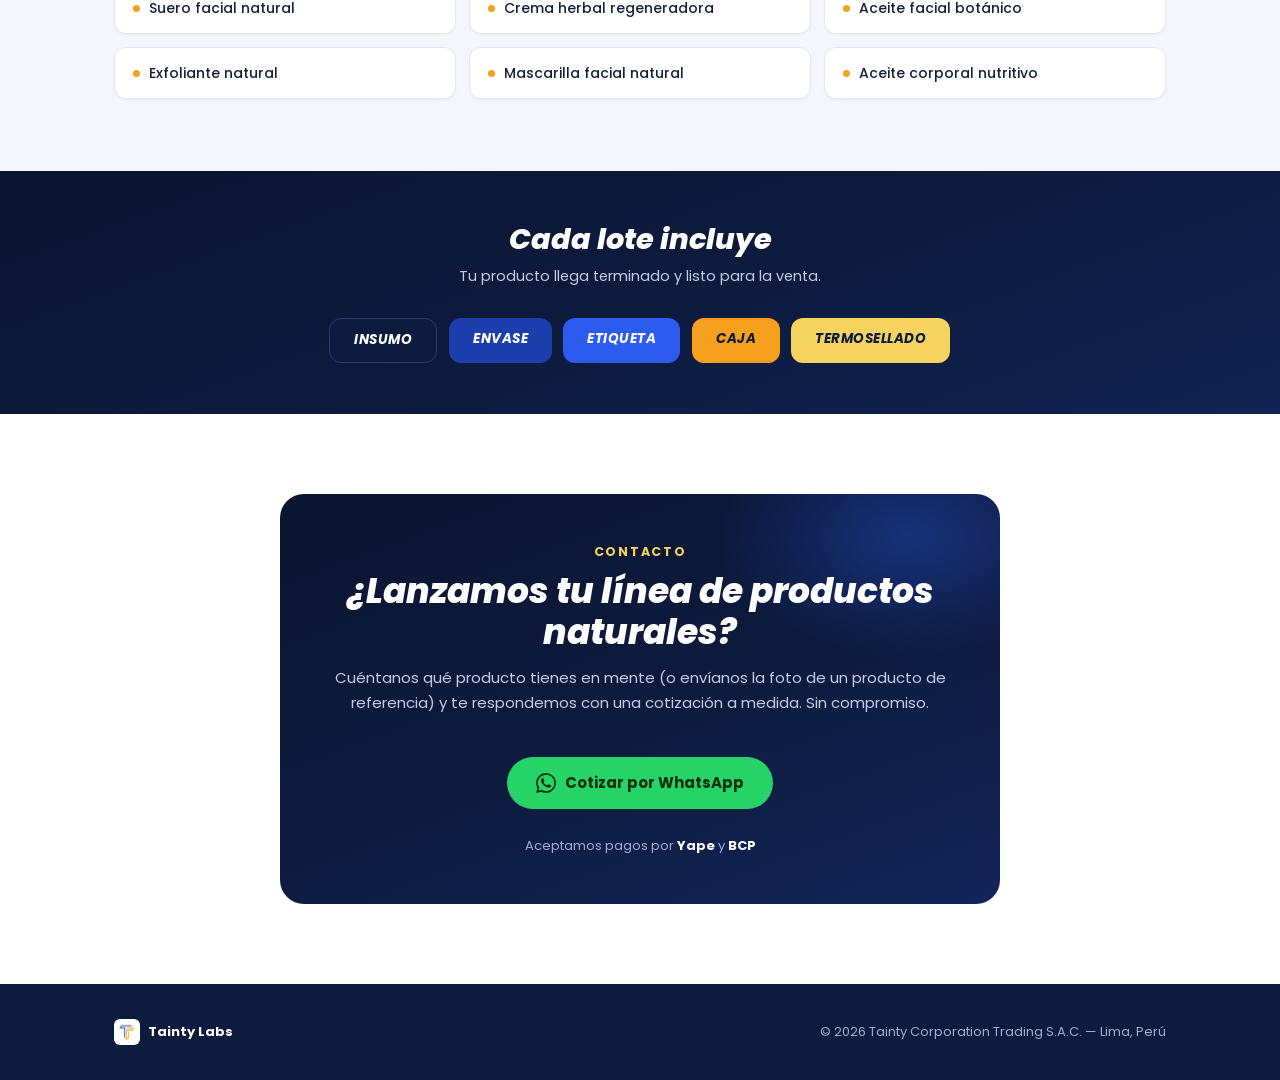
<file: linea-naturales.html>
<!DOCTYPE html>
<html lang="es">
<head>
<meta charset="UTF-8">
<meta name="viewport" content="width=device-width, initial-scale=1.0">
<title>Productos naturales por encargo para tu marca | Tainty Labs</title>
<meta name="description" content="Fabricamos tu línea de productos naturales con tu fórmula y tu marca. Lotes desde 100 unidades con envase, etiqueta y caja. Lima, Perú.">
<link rel="canonical" href="https://taintycorporation.pe/linea-naturales.html">
<meta name="theme-color" content="#0d1b3e">

<link rel="icon" type="image/png" sizes="32x32" href="favicon-32.png">
<link rel="apple-touch-icon" href="apple-touch-icon.png">

<meta property="og:type" content="website">
<meta property="og:url" content="https://taintycorporation.pe/linea-naturales.html">
<meta property="og:site_name" content="Tainty Labs">
<meta property="og:locale" content="es_PE">
<meta property="og:title" content="Productos naturales por encargo | Tainty Labs">
<meta property="og:description" content="Fabricamos tu línea de productos naturales con tu marca. Lotes desde 100 unidades.">
<meta property="og:image" content="https://taintycorporation.pe/og-image.png">
<meta property="og:image:width" content="1200">
<meta property="og:image:height" content="630">
<meta name="twitter:card" content="summary_large_image">
<meta name="twitter:title" content="Productos naturales por encargo | Tainty Labs">
<meta name="twitter:description" content="Fabricamos tu línea de productos naturales con tu marca. Lotes desde 100 unidades.">
<meta name="twitter:image" content="https://taintycorporation.pe/og-image.png">

<!-- Google Analytics (GA4) -->
<script async src="https://www.googletagmanager.com/gtag/js?id=G-0XZEC6JC2C"></script>
<script>
  window.dataLayer = window.dataLayer || [];
  function gtag(){dataLayer.push(arguments);}
  gtag('js', new Date());
  gtag('config', 'G-0XZEC6JC2C');
</script>

<link rel="preconnect" href="https://fonts.googleapis.com">
<link rel="preconnect" href="https://fonts.gstatic.com" crossorigin>
<link href="https://fonts.googleapis.com/css2?family=Poppins:ital,wght@0,400;0,500;0,600;0,700;0,800;1,600;1,700;1,800&display=swap" rel="stylesheet">
<link rel="stylesheet" href="assets/site.css">
<script>
(function(){
  try{
    var saved = localStorage.getItem('tainty-theme');
    var dark = saved ? saved === 'dark' : window.matchMedia('(prefers-color-scheme: dark)').matches;
    if (dark) document.documentElement.classList.add('dark');
  }catch(e){}
})();
</script>
</head>
<body>

<header class="topbar">
  <div class="topbar-inner">
    <a class="brand" href="index.html">
      <img src="img/logo.png" alt="Logo Tainty Labs">
      <span class="name">Tainty <span>Labs</span></span>
    </a>
    <nav>
      <a href="index.html#que-hacemos">Qué hacemos</a>
      <a href="index.html#catalogo">Catálogo</a>
      <a href="index.html#beneficios">Beneficios</a>
      <a href="index.html#proceso">Proceso</a>
      <button class="theme-toggle" id="themeToggle" type="button" aria-label="Cambiar modo claro/oscuro" title="Modo claro/oscuro">
        <svg class="icon-moon" viewBox="0 0 24 24" fill="none" stroke="currentColor" stroke-width="2" stroke-linecap="round" stroke-linejoin="round"><path d="M21 12.79A9 9 0 1 1 11.21 3 7 7 0 0 0 21 12.79z"/></svg>
        <svg class="icon-sun" viewBox="0 0 24 24" fill="none" stroke="currentColor" stroke-width="2" stroke-linecap="round" stroke-linejoin="round"><circle cx="12" cy="12" r="4"/><path d="M12 2v2M12 20v2M4.93 4.93l1.41 1.41M17.66 17.66l1.41 1.41M2 12h2M20 12h2M6.34 17.66l-1.41 1.41M19.07 4.93l-1.41 1.41"/></svg>
      </button>
      <a class="wa-cat nav-cta" data-cat="productos naturales" href="#" target="_blank" rel="noopener">Cotizar</a>
    </nav>
  </div>
</header>

<section class="line-hero">
  <div class="wrap">
    <div>
      <a class="back-link" href="index.html#catalogo">← Volver al catálogo</a>
      <h1>Productos <em>naturales</em></h1>
      <p class="line-sub">Lo natural es tendencia. Fabricamos tu línea de productos botánicos y naturales con ingredientes de origen y tu marca.</p>
      <div class="line-meta">
        <span class="line-badge">Formatos: 10 / 30 / 50 / 60 / 100 ml</span>
        <span class="line-badge">Lotes desde 100 unidades</span>
      </div>
      <div class="line-cta">
        <a class="btn btn-wa wa-cat" data-cat="productos naturales" href="#" target="_blank" rel="noopener">
          <svg width="20" height="20" viewBox="0 0 24 24" fill="currentColor"><path d="M17.47 14.38c-.3-.15-1.76-.87-2.03-.97-.27-.1-.47-.15-.67.15-.2.3-.77.97-.94 1.17-.17.2-.35.22-.65.07-.3-.15-1.25-.46-2.39-1.47-.88-.79-1.48-1.76-1.65-2.06-.17-.3-.02-.46.13-.61.14-.13.3-.35.45-.52.15-.17.2-.3.3-.5.1-.2.05-.37-.02-.52-.08-.15-.67-1.62-.92-2.22-.24-.58-.49-.5-.67-.51l-.57-.01c-.2 0-.52.07-.8.37-.27.3-1.04 1.02-1.04 2.5 0 1.47 1.07 2.89 1.22 3.09.15.2 2.1 3.2 5.08 4.49.71.31 1.26.49 1.7.63.71.23 1.36.2 1.87.12.57-.09 1.76-.72 2-1.41.25-.7.25-1.3.18-1.42-.08-.13-.28-.2-.58-.35M12.05 21.79h-.01a9.87 9.87 0 0 1-5.03-1.38l-.36-.21-3.74.98 1-3.65-.24-.37a9.86 9.86 0 0 1-1.51-5.26c0-5.45 4.44-9.88 9.9-9.88a9.83 9.83 0 0 1 7 2.9 9.83 9.83 0 0 1 2.89 7c0 5.45-4.44 9.89-9.9 9.89m8.42-18.3A11.82 11.82 0 0 0 12.05 0C5.5 0 .16 5.34.16 11.9c0 2.1.55 4.14 1.59 5.95L.06 24l6.3-1.65a11.88 11.88 0 0 0 5.68 1.45h.01c6.55 0 11.89-5.34 11.89-11.9 0-3.18-1.24-6.16-3.47-8.41"/></svg>
          Cotizar esta línea
        </a>
        <a class="btn btn-ghost" href="index.html#catalogo">Ver otras líneas</a>
      </div>
    </div>
    <div class="line-photo">
      <img src="img/naturales.jpg" alt="Productos naturales">
    </div>
  </div>
</section>

<section id="beneficios">
  <div class="wrap">
    <div class="sec-tag">Por qué esta línea</div>
    <h2 class="sec-title">Una categoría rentable para tu marca</h2>
    <p class="sec-sub">Cada vez más consumidores prefieren lo natural y limpio. Esto ganas al producirlo con Tainty Labs.</p>
    <div class="grid3">
      <div class="card">
        <div class="icon">🌱</div>
        <h3>Tendencia en alza</h3>
        <p>Más consumidores buscan productos naturales y libres de químicos agresivos.</p>
      </div>
      <div class="card">
        <div class="icon">💚</div>
        <h3>Conecta con tu público</h3>
        <p>Ideal para marcas con propuesta limpia, consciente y sostenible.</p>
      </div>
      <div class="card">
        <div class="icon">🍃</div>
        <h3>Ingredientes de origen</h3>
        <p>Extractos y aceites botánicos seleccionados para tu fórmula.</p>
      </div>
      <div class="card">
        <div class="icon">🎨</div>
        <h3>100% personalizable</h3>
        <p>Eliges la fórmula, el envase, el tamaño y la etiqueta con tu marca.</p>
      </div>
      <div class="card">
        <div class="icon">🔍</div>
        <h3>Insumos verificados</h3>
        <p>Ingredientes de proveedores especializados, seleccionados por su calidad.</p>
      </div>
      <div class="card">
        <div class="icon">🤝</div>
        <h3>Confidencialidad total</h3>
        <p>Tu fórmula es tuya. No la compartimos ni la replicamos para nadie más.</p>
      </div>
    </div>
  </div>
</section>

<section id="productos" style="background:var(--bg-soft)">
  <div class="wrap">
    <div class="sec-tag">Catálogo de la línea</div>
    <h2 class="sec-title">Lo que fabricamos en esta línea</h2>
    <p class="sec-sub">Algunas de las fórmulas más solicitadas. Si la tuya no está en la lista, la desarrollamos a tu medida.</p>
    <div class="prod-grid">
      <div class="prod-item">Suero facial natural</div>
      <div class="prod-item">Crema herbal regeneradora</div>
      <div class="prod-item">Aceite facial botánico</div>
      <div class="prod-item">Exfoliante natural</div>
      <div class="prod-item">Mascarilla facial natural</div>
      <div class="prod-item">Aceite corporal nutritivo</div>
    </div>
  </div>
</section>

<div class="incluye">
  <div class="wrap">
    <h2>Cada lote incluye</h2>
    <p>Tu producto llega terminado y listo para la venta.</p>
    <div class="chips">
      <div class="chip">Insumo</div>
      <div class="chip">Envase</div>
      <div class="chip">Etiqueta</div>
      <div class="chip">Caja</div>
      <div class="chip">Termosellado</div>
    </div>
  </div>
</div>

<section id="contacto">
  <div class="wrap">
    <div class="contact-box">
      <div class="sec-tag" style="color:var(--gold)">Contacto</div>
      <h2 class="sec-title">¿Lanzamos tu línea de productos naturales?</h2>
      <p class="sec-sub">Cuéntanos qué producto tienes en mente (o envíanos la foto de un producto de referencia) y te respondemos con una cotización a medida. Sin compromiso.</p>
      <div class="phones">
        <a class="btn btn-wa wa-cat" data-cat="productos naturales" href="#" target="_blank" rel="noopener">
          <svg width="20" height="20" viewBox="0 0 24 24" fill="currentColor"><path d="M17.47 14.38c-.3-.15-1.76-.87-2.03-.97-.27-.1-.47-.15-.67.15-.2.3-.77.97-.94 1.17-.17.2-.35.22-.65.07-.3-.15-1.25-.46-2.39-1.47-.88-.79-1.48-1.76-1.65-2.06-.17-.3-.02-.46.13-.61.14-.13.3-.35.45-.52.15-.17.2-.3.3-.5.1-.2.05-.37-.02-.52-.08-.15-.67-1.62-.92-2.22-.24-.58-.49-.5-.67-.51l-.57-.01c-.2 0-.52.07-.8.37-.27.3-1.04 1.02-1.04 2.5 0 1.47 1.07 2.89 1.22 3.09.15.2 2.1 3.2 5.08 4.49.71.31 1.26.49 1.7.63.71.23 1.36.2 1.87.12.57-.09 1.76-.72 2-1.41.25-.7.25-1.3.18-1.42-.08-.13-.28-.2-.58-.35M12.05 21.79h-.01a9.87 9.87 0 0 1-5.03-1.38l-.36-.21-3.74.98 1-3.65-.24-.37a9.86 9.86 0 0 1-1.51-5.26c0-5.45 4.44-9.88 9.9-9.88a9.83 9.83 0 0 1 7 2.9 9.83 9.83 0 0 1 2.89 7c0 5.45-4.44 9.89-9.9 9.89m8.42-18.3A11.82 11.82 0 0 0 12.05 0C5.5 0 .16 5.34.16 11.9c0 2.1.55 4.14 1.59 5.95L.06 24l6.3-1.65a11.88 11.88 0 0 0 5.68 1.45h.01c6.55 0 11.89-5.34 11.89-11.9 0-3.18-1.24-6.16-3.47-8.41"/></svg>
        Cotizar por WhatsApp
        </a>
      </div>
      <div class="pagos">Aceptamos pagos por <b>Yape</b> y <b>BCP</b></div>
    </div>
  </div>
</section>

<a class="wa-float wa-cat" data-cat="productos naturales" href="#" target="_blank" rel="noopener" aria-label="WhatsApp">
  <svg viewBox="0 0 24 24"><path d="M17.47 14.38c-.3-.15-1.76-.87-2.03-.97-.27-.1-.47-.15-.67.15-.2.3-.77.97-.94 1.17-.17.2-.35.22-.65.07-.3-.15-1.25-.46-2.39-1.47-.88-.79-1.48-1.76-1.65-2.06-.17-.3-.02-.46.13-.61.14-.13.3-.35.45-.52.15-.17.2-.3.3-.5.1-.2.05-.37-.02-.52-.08-.15-.67-1.62-.92-2.22-.24-.58-.49-.5-.67-.51l-.57-.01c-.2 0-.52.07-.8.37-.27.3-1.04 1.02-1.04 2.5 0 1.47 1.07 2.89 1.22 3.09.15.2 2.1 3.2 5.08 4.49.71.31 1.26.49 1.7.63.71.23 1.36.2 1.87.12.57-.09 1.76-.72 2-1.41.25-.7.25-1.3.18-1.42-.08-.13-.28-.2-.58-.35M12.05 21.79h-.01a9.87 9.87 0 0 1-5.03-1.38l-.36-.21-3.74.98 1-3.65-.24-.37a9.86 9.86 0 0 1-1.51-5.26c0-5.45 4.44-9.88 9.9-9.88a9.83 9.83 0 0 1 7 2.9 9.83 9.83 0 0 1 2.89 7c0 5.45-4.44 9.89-9.9 9.89m8.42-18.3A11.82 11.82 0 0 0 12.05 0C5.5 0 .16 5.34.16 11.9c0 2.1.55 4.14 1.59 5.95L.06 24l6.3-1.65a11.88 11.88 0 0 0 5.68 1.45h.01c6.55 0 11.89-5.34 11.89-11.9 0-3.18-1.24-6.16-3.47-8.41"/></svg>
</a>

<footer>
  <div class="foot-inner">
    <div class="foot-brand"><img src="img/logo.png" alt="">Tainty Labs</div>
    <div>© <span id="year"></span> Tainty Corporation Trading S.A.C. — Lima, Perú</div>
  </div>
</footer>

<script src="assets/site.js"></script>
</body>
</html>
</file>
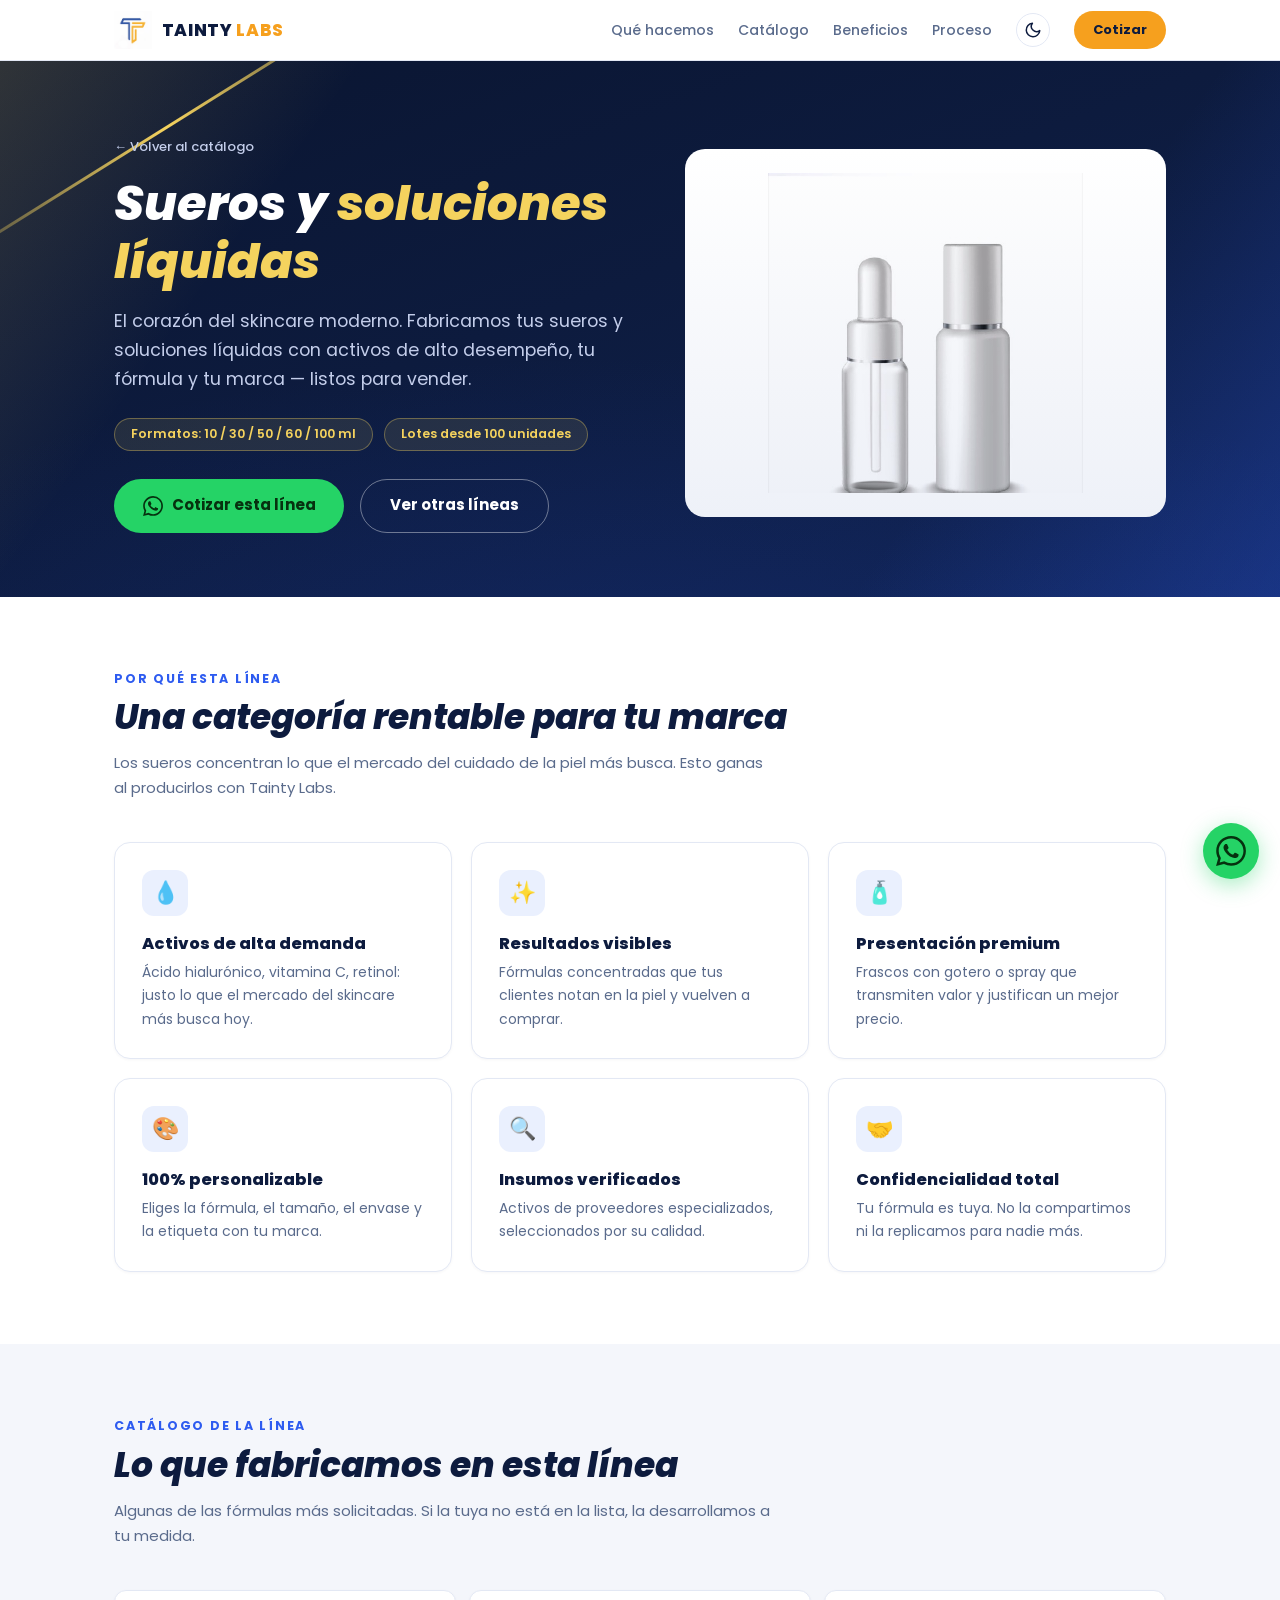
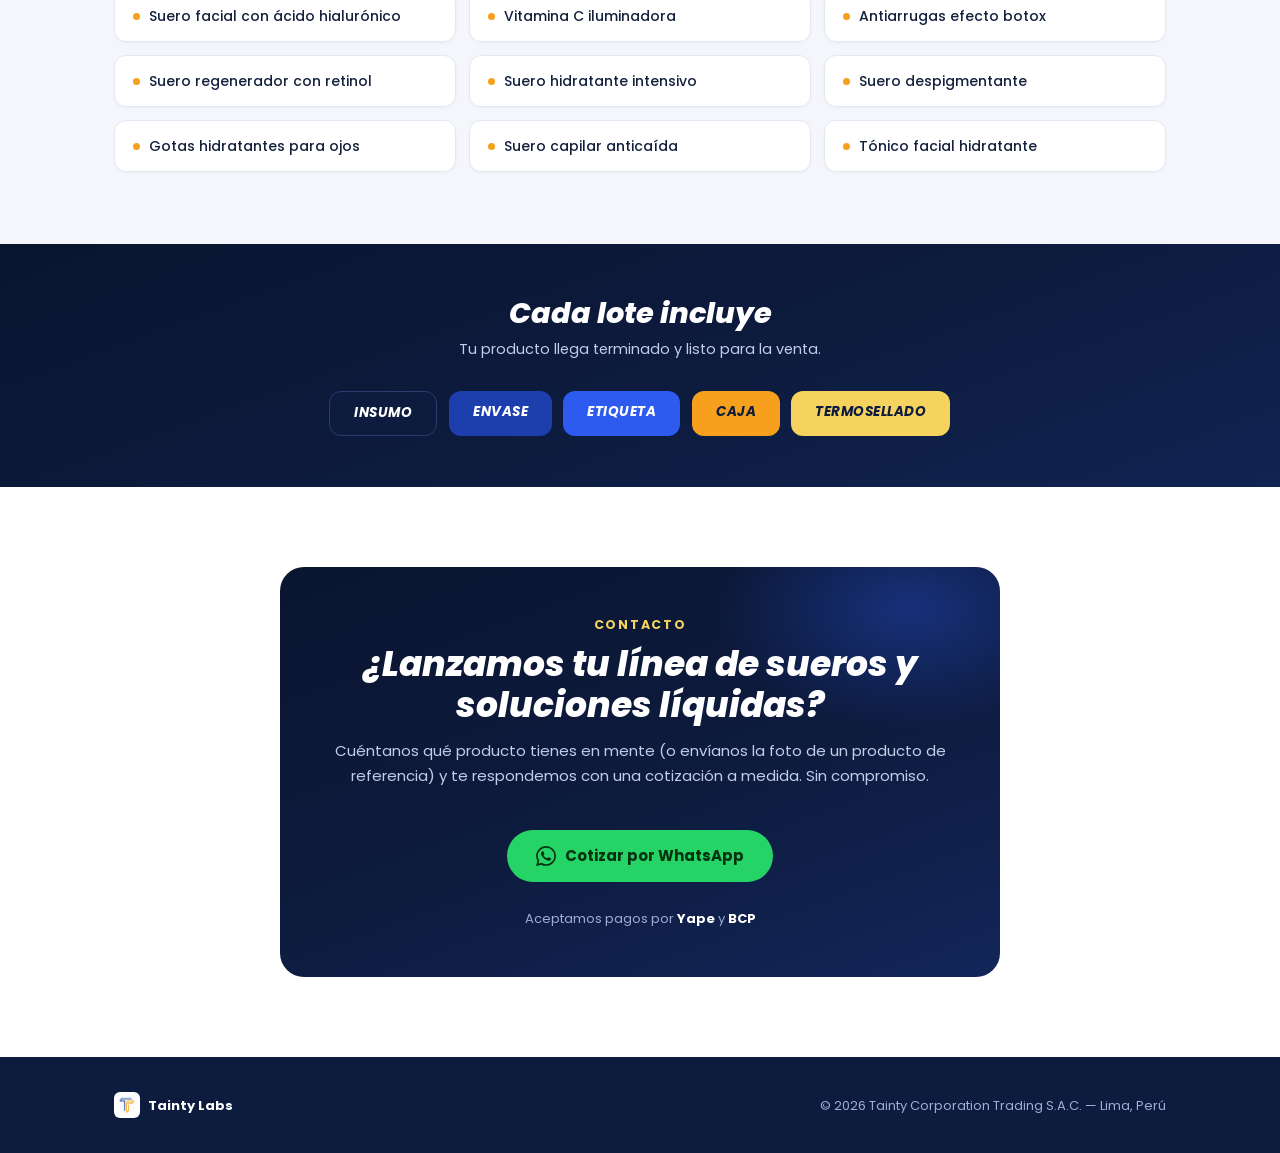
<file: linea-sueros.html>
<!DOCTYPE html>
<html lang="es">
<head>
<meta charset="UTF-8">
<meta name="viewport" content="width=device-width, initial-scale=1.0">
<title>Sueros y soluciones líquidas por encargo para tu marca | Tainty Labs</title>
<meta name="description" content="Fabricamos tu línea de sueros y soluciones líquidas con tu fórmula y tu marca. Lotes desde 100 unidades con envase, etiqueta y caja. Lima, Perú.">
<link rel="canonical" href="https://taintycorporation.pe/linea-sueros.html">
<meta name="theme-color" content="#0d1b3e">

<link rel="icon" type="image/png" sizes="32x32" href="favicon-32.png">
<link rel="apple-touch-icon" href="apple-touch-icon.png">

<meta property="og:type" content="website">
<meta property="og:url" content="https://taintycorporation.pe/linea-sueros.html">
<meta property="og:site_name" content="Tainty Labs">
<meta property="og:locale" content="es_PE">
<meta property="og:title" content="Sueros y soluciones líquidas por encargo | Tainty Labs">
<meta property="og:description" content="Fabricamos tu línea de sueros y soluciones líquidas con tu marca. Lotes desde 100 unidades.">
<meta property="og:image" content="https://taintycorporation.pe/og-image.png">
<meta property="og:image:width" content="1200">
<meta property="og:image:height" content="630">
<meta name="twitter:card" content="summary_large_image">
<meta name="twitter:title" content="Sueros y soluciones líquidas por encargo | Tainty Labs">
<meta name="twitter:description" content="Fabricamos tu línea de sueros y soluciones líquidas con tu marca. Lotes desde 100 unidades.">
<meta name="twitter:image" content="https://taintycorporation.pe/og-image.png">

<!-- Google Analytics (GA4) -->
<script async src="https://www.googletagmanager.com/gtag/js?id=G-0XZEC6JC2C"></script>
<script>
  window.dataLayer = window.dataLayer || [];
  function gtag(){dataLayer.push(arguments);}
  gtag('js', new Date());
  gtag('config', 'G-0XZEC6JC2C');
</script>

<link rel="preconnect" href="https://fonts.googleapis.com">
<link rel="preconnect" href="https://fonts.gstatic.com" crossorigin>
<link href="https://fonts.googleapis.com/css2?family=Poppins:ital,wght@0,400;0,500;0,600;0,700;0,800;1,600;1,700;1,800&display=swap" rel="stylesheet">
<link rel="stylesheet" href="assets/site.css">
<script>
(function(){
  try{
    var saved = localStorage.getItem('tainty-theme');
    var dark = saved ? saved === 'dark' : window.matchMedia('(prefers-color-scheme: dark)').matches;
    if (dark) document.documentElement.classList.add('dark');
  }catch(e){}
})();
</script>
</head>
<body>

<header class="topbar">
  <div class="topbar-inner">
    <a class="brand" href="index.html">
      <img src="img/logo.png" alt="Logo Tainty Labs">
      <span class="name">Tainty <span>Labs</span></span>
    </a>
    <nav>
      <a href="index.html#que-hacemos">Qué hacemos</a>
      <a href="index.html#catalogo">Catálogo</a>
      <a href="index.html#beneficios">Beneficios</a>
      <a href="index.html#proceso">Proceso</a>
      <button class="theme-toggle" id="themeToggle" type="button" aria-label="Cambiar modo claro/oscuro" title="Modo claro/oscuro">
        <svg class="icon-moon" viewBox="0 0 24 24" fill="none" stroke="currentColor" stroke-width="2" stroke-linecap="round" stroke-linejoin="round"><path d="M21 12.79A9 9 0 1 1 11.21 3 7 7 0 0 0 21 12.79z"/></svg>
        <svg class="icon-sun" viewBox="0 0 24 24" fill="none" stroke="currentColor" stroke-width="2" stroke-linecap="round" stroke-linejoin="round"><circle cx="12" cy="12" r="4"/><path d="M12 2v2M12 20v2M4.93 4.93l1.41 1.41M17.66 17.66l1.41 1.41M2 12h2M20 12h2M6.34 17.66l-1.41 1.41M19.07 4.93l-1.41 1.41"/></svg>
      </button>
      <a class="wa-cat nav-cta" data-cat="sueros y soluciones líquidas" href="#" target="_blank" rel="noopener">Cotizar</a>
    </nav>
  </div>
</header>

<section class="line-hero">
  <div class="wrap">
    <div>
      <a class="back-link" href="index.html#catalogo">← Volver al catálogo</a>
      <h1>Sueros y <em>soluciones líquidas</em></h1>
      <p class="line-sub">El corazón del skincare moderno. Fabricamos tus sueros y soluciones líquidas con activos de alto desempeño, tu fórmula y tu marca — listos para vender.</p>
      <div class="line-meta">
        <span class="line-badge">Formatos: 10 / 30 / 50 / 60 / 100 ml</span>
        <span class="line-badge">Lotes desde 100 unidades</span>
      </div>
      <div class="line-cta">
        <a class="btn btn-wa wa-cat" data-cat="sueros y soluciones líquidas" href="#" target="_blank" rel="noopener">
          <svg width="20" height="20" viewBox="0 0 24 24" fill="currentColor"><path d="M17.47 14.38c-.3-.15-1.76-.87-2.03-.97-.27-.1-.47-.15-.67.15-.2.3-.77.97-.94 1.17-.17.2-.35.22-.65.07-.3-.15-1.25-.46-2.39-1.47-.88-.79-1.48-1.76-1.65-2.06-.17-.3-.02-.46.13-.61.14-.13.3-.35.45-.52.15-.17.2-.3.3-.5.1-.2.05-.37-.02-.52-.08-.15-.67-1.62-.92-2.22-.24-.58-.49-.5-.67-.51l-.57-.01c-.2 0-.52.07-.8.37-.27.3-1.04 1.02-1.04 2.5 0 1.47 1.07 2.89 1.22 3.09.15.2 2.1 3.2 5.08 4.49.71.31 1.26.49 1.7.63.71.23 1.36.2 1.87.12.57-.09 1.76-.72 2-1.41.25-.7.25-1.3.18-1.42-.08-.13-.28-.2-.58-.35M12.05 21.79h-.01a9.87 9.87 0 0 1-5.03-1.38l-.36-.21-3.74.98 1-3.65-.24-.37a9.86 9.86 0 0 1-1.51-5.26c0-5.45 4.44-9.88 9.9-9.88a9.83 9.83 0 0 1 7 2.9 9.83 9.83 0 0 1 2.89 7c0 5.45-4.44 9.89-9.9 9.89m8.42-18.3A11.82 11.82 0 0 0 12.05 0C5.5 0 .16 5.34.16 11.9c0 2.1.55 4.14 1.59 5.95L.06 24l6.3-1.65a11.88 11.88 0 0 0 5.68 1.45h.01c6.55 0 11.89-5.34 11.89-11.9 0-3.18-1.24-6.16-3.47-8.41"/></svg>
          Cotizar esta línea
        </a>
        <a class="btn btn-ghost" href="index.html#catalogo">Ver otras líneas</a>
      </div>
    </div>
    <div class="line-photo">
      <img src="img/liquidos.jpg" alt="Sueros y soluciones líquidas">
    </div>
  </div>
</section>

<section id="beneficios">
  <div class="wrap">
    <div class="sec-tag">Por qué esta línea</div>
    <h2 class="sec-title">Una categoría rentable para tu marca</h2>
    <p class="sec-sub">Los sueros concentran lo que el mercado del cuidado de la piel más busca. Esto ganas al producirlos con Tainty Labs.</p>
    <div class="grid3">
      <div class="card">
        <div class="icon">💧</div>
        <h3>Activos de alta demanda</h3>
        <p>Ácido hialurónico, vitamina C, retinol: justo lo que el mercado del skincare más busca hoy.</p>
      </div>
      <div class="card">
        <div class="icon">✨</div>
        <h3>Resultados visibles</h3>
        <p>Fórmulas concentradas que tus clientes notan en la piel y vuelven a comprar.</p>
      </div>
      <div class="card">
        <div class="icon">🧴</div>
        <h3>Presentación premium</h3>
        <p>Frascos con gotero o spray que transmiten valor y justifican un mejor precio.</p>
      </div>
      <div class="card">
        <div class="icon">🎨</div>
        <h3>100% personalizable</h3>
        <p>Eliges la fórmula, el tamaño, el envase y la etiqueta con tu marca.</p>
      </div>
      <div class="card">
        <div class="icon">🔍</div>
        <h3>Insumos verificados</h3>
        <p>Activos de proveedores especializados, seleccionados por su calidad.</p>
      </div>
      <div class="card">
        <div class="icon">🤝</div>
        <h3>Confidencialidad total</h3>
        <p>Tu fórmula es tuya. No la compartimos ni la replicamos para nadie más.</p>
      </div>
    </div>
  </div>
</section>

<section id="productos" style="background:var(--bg-soft)">
  <div class="wrap">
    <div class="sec-tag">Catálogo de la línea</div>
    <h2 class="sec-title">Lo que fabricamos en esta línea</h2>
    <p class="sec-sub">Algunas de las fórmulas más solicitadas. Si la tuya no está en la lista, la desarrollamos a tu medida.</p>
    <div class="prod-grid">
      <div class="prod-item">Suero facial con ácido hialurónico</div>
      <div class="prod-item">Vitamina C iluminadora</div>
      <div class="prod-item">Antiarrugas efecto botox</div>
      <div class="prod-item">Suero regenerador con retinol</div>
      <div class="prod-item">Suero hidratante intensivo</div>
      <div class="prod-item">Suero despigmentante</div>
      <div class="prod-item">Gotas hidratantes para ojos</div>
      <div class="prod-item">Suero capilar anticaída</div>
      <div class="prod-item">Tónico facial hidratante</div>
    </div>
  </div>
</section>

<div class="incluye">
  <div class="wrap">
    <h2>Cada lote incluye</h2>
    <p>Tu producto llega terminado y listo para la venta.</p>
    <div class="chips">
      <div class="chip">Insumo</div>
      <div class="chip">Envase</div>
      <div class="chip">Etiqueta</div>
      <div class="chip">Caja</div>
      <div class="chip">Termosellado</div>
    </div>
  </div>
</div>

<section id="contacto">
  <div class="wrap">
    <div class="contact-box">
      <div class="sec-tag" style="color:var(--gold)">Contacto</div>
      <h2 class="sec-title">¿Lanzamos tu línea de sueros y soluciones líquidas?</h2>
      <p class="sec-sub">Cuéntanos qué producto tienes en mente (o envíanos la foto de un producto de referencia) y te respondemos con una cotización a medida. Sin compromiso.</p>
      <div class="phones">
        <a class="btn btn-wa wa-cat" data-cat="sueros y soluciones líquidas" href="#" target="_blank" rel="noopener">
          <svg width="20" height="20" viewBox="0 0 24 24" fill="currentColor"><path d="M17.47 14.38c-.3-.15-1.76-.87-2.03-.97-.27-.1-.47-.15-.67.15-.2.3-.77.97-.94 1.17-.17.2-.35.22-.65.07-.3-.15-1.25-.46-2.39-1.47-.88-.79-1.48-1.76-1.65-2.06-.17-.3-.02-.46.13-.61.14-.13.3-.35.45-.52.15-.17.2-.3.3-.5.1-.2.05-.37-.02-.52-.08-.15-.67-1.62-.92-2.22-.24-.58-.49-.5-.67-.51l-.57-.01c-.2 0-.52.07-.8.37-.27.3-1.04 1.02-1.04 2.5 0 1.47 1.07 2.89 1.22 3.09.15.2 2.1 3.2 5.08 4.49.71.31 1.26.49 1.7.63.71.23 1.36.2 1.87.12.57-.09 1.76-.72 2-1.41.25-.7.25-1.3.18-1.42-.08-.13-.28-.2-.58-.35M12.05 21.79h-.01a9.87 9.87 0 0 1-5.03-1.38l-.36-.21-3.74.98 1-3.65-.24-.37a9.86 9.86 0 0 1-1.51-5.26c0-5.45 4.44-9.88 9.9-9.88a9.83 9.83 0 0 1 7 2.9 9.83 9.83 0 0 1 2.89 7c0 5.45-4.44 9.89-9.9 9.89m8.42-18.3A11.82 11.82 0 0 0 12.05 0C5.5 0 .16 5.34.16 11.9c0 2.1.55 4.14 1.59 5.95L.06 24l6.3-1.65a11.88 11.88 0 0 0 5.68 1.45h.01c6.55 0 11.89-5.34 11.89-11.9 0-3.18-1.24-6.16-3.47-8.41"/></svg>
        Cotizar por WhatsApp
        </a>
      </div>
      <div class="pagos">Aceptamos pagos por <b>Yape</b> y <b>BCP</b></div>
    </div>
  </div>
</section>

<a class="wa-float wa-cat" data-cat="sueros y soluciones líquidas" href="#" target="_blank" rel="noopener" aria-label="WhatsApp">
  <svg viewBox="0 0 24 24"><path d="M17.47 14.38c-.3-.15-1.76-.87-2.03-.97-.27-.1-.47-.15-.67.15-.2.3-.77.97-.94 1.17-.17.2-.35.22-.65.07-.3-.15-1.25-.46-2.39-1.47-.88-.79-1.48-1.76-1.65-2.06-.17-.3-.02-.46.13-.61.14-.13.3-.35.45-.52.15-.17.2-.3.3-.5.1-.2.05-.37-.02-.52-.08-.15-.67-1.62-.92-2.22-.24-.58-.49-.5-.67-.51l-.57-.01c-.2 0-.52.07-.8.37-.27.3-1.04 1.02-1.04 2.5 0 1.47 1.07 2.89 1.22 3.09.15.2 2.1 3.2 5.08 4.49.71.31 1.26.49 1.7.63.71.23 1.36.2 1.87.12.57-.09 1.76-.72 2-1.41.25-.7.25-1.3.18-1.42-.08-.13-.28-.2-.58-.35M12.05 21.79h-.01a9.87 9.87 0 0 1-5.03-1.38l-.36-.21-3.74.98 1-3.65-.24-.37a9.86 9.86 0 0 1-1.51-5.26c0-5.45 4.44-9.88 9.9-9.88a9.83 9.83 0 0 1 7 2.9 9.83 9.83 0 0 1 2.89 7c0 5.45-4.44 9.89-9.9 9.89m8.42-18.3A11.82 11.82 0 0 0 12.05 0C5.5 0 .16 5.34.16 11.9c0 2.1.55 4.14 1.59 5.95L.06 24l6.3-1.65a11.88 11.88 0 0 0 5.68 1.45h.01c6.55 0 11.89-5.34 11.89-11.9 0-3.18-1.24-6.16-3.47-8.41"/></svg>
</a>

<footer>
  <div class="foot-inner">
    <div class="foot-brand"><img src="img/logo.png" alt="">Tainty Labs</div>
    <div>© <span id="year"></span> Tainty Corporation Trading S.A.C. — Lima, Perú</div>
  </div>
</footer>

<script src="assets/site.js"></script>
</body>
</html>
</file>
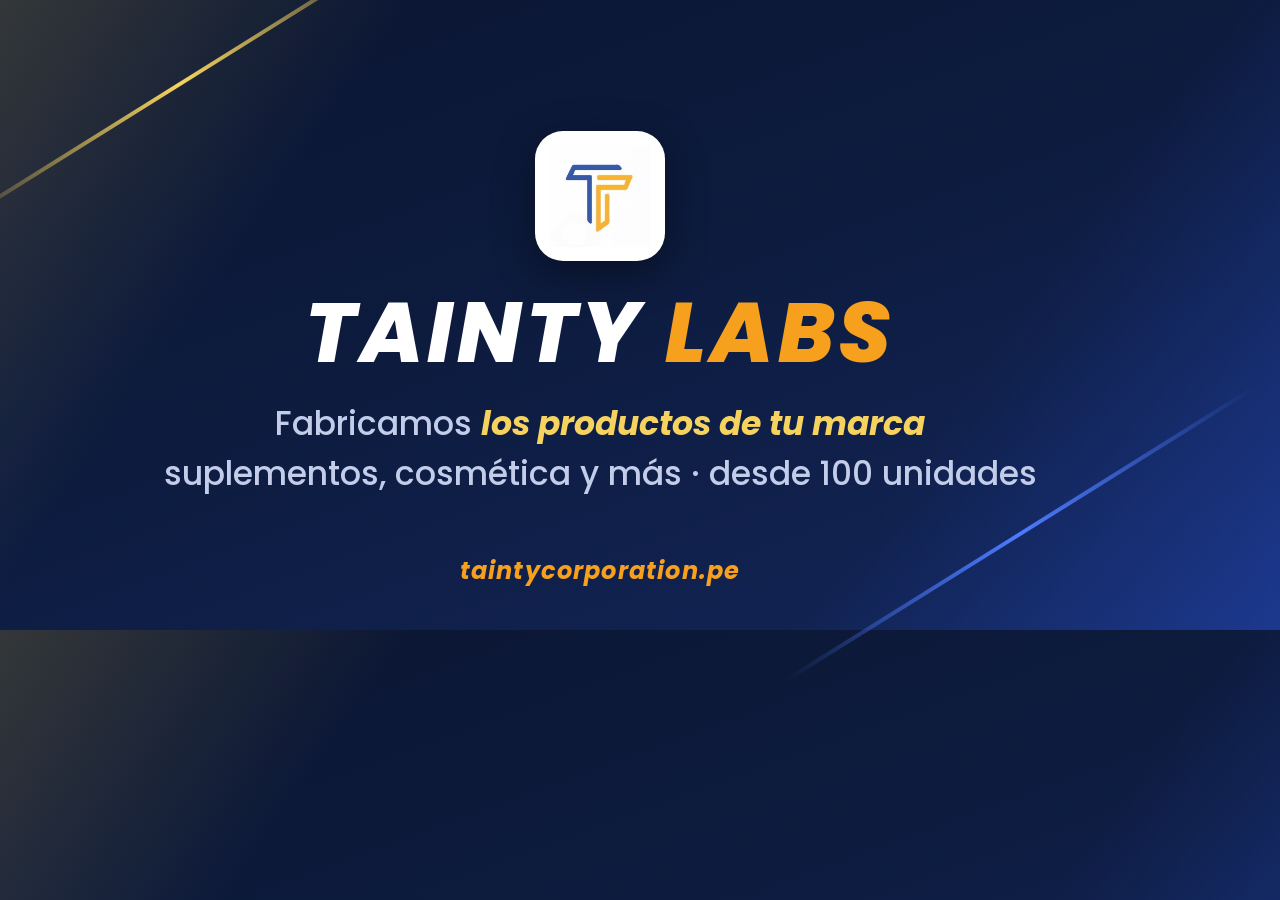
<file: og-card.html>
<!DOCTYPE html>
<html lang="es">
<head>
<meta charset="UTF-8">
<link href="https://fonts.googleapis.com/css2?family=Poppins:ital,wght@0,500;1,700;1,800&display=swap" rel="stylesheet">
<style>
*{margin:0;padding:0;box-sizing:border-box}
body{
  width:1200px;height:630px;overflow:hidden;
  background:
    linear-gradient(125deg, rgba(245,211,94,.18) 0%, transparent 24%),
    linear-gradient(305deg, rgba(45,91,240,.35) 0%, transparent 28%),
    linear-gradient(160deg, #0a1530, #0d1b3e 45%, #13265a);
  font-family:'Poppins',sans-serif;color:#fff;
  display:flex;align-items:center;justify-content:center;
  position:relative;
}
.streak1,.streak2{position:absolute;height:4px;width:46%;}
.streak1{top:13%;left:-8%;transform:rotate(-32deg);background:linear-gradient(90deg,transparent,#f5d35e,transparent)}
.streak2{bottom:15%;right:-8%;transform:rotate(-32deg);background:linear-gradient(90deg,transparent,#4d7bff,transparent)}
.box{position:relative;text-align:center;padding:0 80px}
.logo-img{
  width:130px;height:130px;border-radius:28px;
  background:#fff;padding:14px;margin:0 auto 30px;
  box-shadow:0 12px 40px rgba(0,0,0,.4);
}
.logo-img img{width:100%;height:100%}
.name{
  font-weight:800;font-style:italic;
  font-size:84px;letter-spacing:.05em;line-height:1;
  text-transform:uppercase;
}
.name span{color:#f6a01e}
.tag{
  margin-top:24px;font-size:33px;color:#c3cdea;font-weight:500;
}
.tag b{color:#f5d35e;font-weight:700;font-style:italic}
.foot{
  position:absolute;bottom:42px;left:0;right:0;
  text-align:center;font-size:24px;color:#f6a01e;
  letter-spacing:.05em;font-weight:700;font-style:italic;
}
</style>
</head>
<body>
  <div class="streak1"></div><div class="streak2"></div>
  <div class="box">
    <div class="logo-img"><img src="img/logo.png" alt=""></div>
    <div class="name">Tainty <span>Labs</span></div>
    <div class="tag">Fabricamos <b>los productos de tu marca</b><br>suplementos, cosmética y más · desde 100 unidades</div>
  </div>
  <div class="foot">taintycorporation.pe</div>
</body>
</html>
</file>
<file: assets/site.css>
:root{
  --navy:#0d1b3e;
  --navy2:#13265a;
  --royal:#1d3fae;
  --blue:#2d5bf0;
  --blue-soft:#eaf0fe;
  --orange:#f6a01e;
  --gold:#f5d35e;
  --bg:#ffffff;
  --bg-soft:#f4f6fb;
  --text:#14213d;
  --muted:#5a6b8c;
  --border:#e3e8f4;
  --wa:#25d366;
  /* tokens que cambian entre claro/oscuro */
  --heading:#0d1b3e;
  --surface:#ffffff;
  --topbar-bg:rgba(255,255,255,.92);
  --card-shadow:rgba(13,27,62,.04);
  --card-shadow-hover:rgba(13,27,62,.08);
}
/* ===== Modo oscuro ===== */
html.dark{
  --bg:#0a1124;
  --bg-soft:#0d1630;
  --text:#dde4f5;
  --muted:#94a3c4;
  --border:rgba(255,255,255,.10);
  --blue-soft:rgba(45,91,240,.20);
  --royal:#7da0ff;
  --heading:#eef2fc;
  --surface:#121d3a;
  --topbar-bg:rgba(10,17,36,.9);
  --card-shadow:rgba(0,0,0,.35);
  --card-shadow-hover:rgba(0,0,0,.5);
}
html{color-scheme:light}
html.dark{color-scheme:dark}
*{box-sizing:border-box;margin:0;padding:0}
html{scroll-behavior:smooth}
body{
  font-family:'Poppins',sans-serif;
  background:var(--bg);
  color:var(--text);
  line-height:1.65;
  overflow-x:hidden;
}
h1,h2,h3{line-height:1.2;font-weight:800}
a{color:inherit;text-decoration:none}
img{max-width:100%;display:block}
.wrap{max-width:1100px;margin:0 auto;padding:0 1.5rem}

/* Topbar */
.topbar{
  position:sticky;top:0;z-index:50;
  background:var(--topbar-bg);
  backdrop-filter:blur(12px);
  border-bottom:1px solid var(--border);
}
.topbar-inner{
  max-width:1100px;margin:0 auto;
  display:flex;align-items:center;justify-content:space-between;
  padding:.7rem 1.5rem;
}
.brand{display:flex;align-items:center;gap:.6rem}
.brand img{width:38px;height:38px}
.brand .name{
  font-weight:800;font-size:17px;letter-spacing:.04em;
  color:var(--heading);text-transform:uppercase;
}
.brand .name span{color:var(--orange)}
nav{display:flex;gap:1.5rem;align-items:center;font-size:14px;color:var(--muted);font-weight:500}
nav a:hover{color:var(--heading)}
.theme-toggle{
  width:34px;height:34px;flex-shrink:0;
  border:1px solid var(--border);border-radius:50%;
  background:transparent;color:var(--heading);cursor:pointer;
  display:flex;align-items:center;justify-content:center;
  transition:background .2s,border-color .2s;
}
.theme-toggle:hover{background:var(--blue-soft);border-color:var(--blue)}
.theme-toggle svg{width:18px;height:18px}
.theme-toggle .icon-sun{display:none}
html.dark .theme-toggle .icon-sun{display:block}
html.dark .theme-toggle .icon-moon{display:none}
.nav-cta{
  background:var(--orange);color:var(--navy);
  padding:.5rem 1.2rem;border-radius:26px;
  font-size:13px;font-weight:700;
}
.nav-cta:hover{filter:brightness(1.06);color:var(--navy)}
@media(max-width:780px){nav a:not(.nav-cta){display:none}}

/* Hero — estilo portada del brochure: azul marino + destellos dorado/azul */
.hero{
  position:relative;overflow:hidden;
  background:
    linear-gradient(125deg, rgba(245,211,94,.16) 0%, transparent 22%),
    linear-gradient(305deg, rgba(45,91,240,.30) 0%, transparent 26%),
    radial-gradient(ellipse 70% 60% at 50% 115%, #1d3fae33, transparent),
    linear-gradient(160deg, #0a1530, var(--navy) 45%, #102352);
  color:#fff;
  padding:6rem 0 5.2rem;
  text-align:center;
}
.hero::before,.hero::after{
  content:'';position:absolute;height:3px;width:46%;
  background:linear-gradient(90deg, transparent, var(--gold), transparent);
  transform:rotate(-32deg);
}
.hero::before{top:14%;left:-10%}
.hero::after{
  bottom:16%;right:-10%;
  background:linear-gradient(90deg, transparent, #4d7bff, transparent);
}
.hero .wrap{position:relative;z-index:1}
.hero-badge{
  display:inline-block;
  font-size:12.5px;font-weight:600;letter-spacing:.05em;
  color:var(--gold);background:rgba(245,211,94,.1);
  border:1px solid rgba(245,211,94,.35);
  padding:.35rem 1.1rem;border-radius:26px;
  margin-bottom:1.5rem;
  max-width:94%;
}
@media(max-width:480px){.hero-badge{font-size:11px}}
.hero h1{
  font-size:clamp(2rem,5.2vw,3.4rem);
  font-style:italic;
  margin-bottom:1.2rem;letter-spacing:-.01em;
}
.hero h1 em{font-style:italic;color:var(--gold)}
.hero p{
  font-size:clamp(.98rem,2vw,1.12rem);
  color:#c3cdea;max-width:640px;margin:0 auto 2.3rem;
}
.hero p b{color:#fff;font-weight:600}
.hero-actions{display:flex;gap:1rem;justify-content:center;flex-wrap:wrap}
.btn{
  display:inline-flex;align-items:center;gap:.55rem;
  padding:.85rem 1.8rem;border-radius:32px;
  font-size:15px;font-weight:700;
  transition:transform .15s,filter .15s;
}
.btn:hover{transform:translateY(-2px);filter:brightness(1.05)}
.btn-wa{background:var(--wa);color:#06310f}
.btn-ghost{border:1.5px solid rgba(255,255,255,.4);color:#fff}
.hero-stats{
  display:flex;gap:2.8rem;justify-content:center;flex-wrap:wrap;
  margin-top:3.2rem;
}
.stat b{display:block;font-size:1.8rem;font-weight:800;color:var(--gold);font-style:italic}
.stat span{font-size:13px;color:#9fadd4}

/* Secciones */
section{padding:4.5rem 0}
.sec-tag{
  font-size:12.5px;font-weight:700;letter-spacing:.14em;
  text-transform:uppercase;color:var(--blue);
  margin-bottom:.5rem;
}
.sec-title{
  font-size:clamp(1.5rem,3.4vw,2.15rem);
  color:var(--heading);font-style:italic;
  margin-bottom:.8rem;
}
.sec-sub{color:var(--muted);max-width:660px;margin-bottom:2.6rem;font-size:15px}

/* Cards genéricas */
.grid3{display:grid;grid-template-columns:repeat(auto-fit,minmax(265px,1fr));gap:1.2rem}
.card{
  background:var(--surface);
  border:1px solid var(--border);
  border-radius:16px;
  padding:1.7rem;
  box-shadow:0 1px 3px var(--card-shadow);
}
.card:hover{box-shadow:0 8px 24px var(--card-shadow-hover)}
.card .icon{
  width:46px;height:46px;border-radius:12px;
  background:var(--blue-soft);
  display:flex;align-items:center;justify-content:center;
  font-size:22px;margin-bottom:1.1rem;
}
.card h3{font-size:1.02rem;color:var(--heading);margin-bottom:.5rem}
.card p{font-size:14px;color:var(--muted)}

#que-hacemos{background:var(--bg-soft)}

/* Catálogo */
.cat-grid{display:grid;grid-template-columns:repeat(auto-fill,minmax(300px,1fr));gap:1.4rem}
.cat-card{
  background:var(--surface);
  border:1px solid var(--border);
  border-radius:18px;
  overflow:hidden;
  display:flex;flex-direction:column;
  box-shadow:0 1px 3px var(--card-shadow);
  transition:box-shadow .2s,transform .2s;
}
.cat-card:hover{box-shadow:0 12px 30px var(--card-shadow-hover);transform:translateY(-3px)}
.cat-photo{
  background:linear-gradient(180deg,#fafbfe,#eef1f8);
  height:190px;display:flex;align-items:center;justify-content:center;
  padding:.8rem;
}
.cat-photo img{max-height:100%;width:auto;mix-blend-mode:multiply}
.cat-body{padding:1.3rem 1.4rem 1.5rem;display:flex;flex-direction:column;flex:1}
.cat-body h3{font-size:1.02rem;color:var(--heading);font-style:italic;margin-bottom:.6rem}
.cat-body ul{list-style:none;display:flex;flex-direction:column;gap:.35rem;margin-bottom:1rem}
.cat-body li{
  font-size:13px;color:var(--muted);
  padding-left:1rem;position:relative;
}
.cat-body li::before{
  content:'';position:absolute;left:0;top:.55em;
  width:5px;height:5px;border-radius:50%;background:var(--orange);
}
.cat-format{
  font-size:12px;font-weight:600;color:var(--royal);
  background:var(--blue-soft);
  padding:.3rem .8rem;border-radius:18px;
  align-self:flex-start;margin-bottom:1rem;
}
.cat-cta{
  margin-top:auto;
  font-size:13.5px;font-weight:700;color:var(--blue);
}
.cat-cta:hover{color:var(--royal)}

/* Banda "todo incluye" — chips como el brochure */
.incluye{
  background:linear-gradient(160deg,#0a1530,var(--navy) 55%,#102352);
  padding:3.2rem 0;text-align:center;color:#fff;
}
.incluye h2{font-style:italic;font-size:clamp(1.3rem,3vw,1.8rem);margin-bottom:.5rem}
.incluye p{color:#c3cdea;font-size:14.5px;margin-bottom:1.8rem}
.chips{display:flex;gap:.7rem;justify-content:center;flex-wrap:wrap}
.chip{
  font-size:13.5px;font-weight:700;font-style:italic;
  padding:.65rem 1.5rem;border-radius:12px;letter-spacing:.04em;
  text-transform:uppercase;
}
.chip:nth-child(1){background:#0d1b3e;border:1px solid #2a3d6e;color:#fff}
.chip:nth-child(2){background:#1d3fae;color:#fff}
.chip:nth-child(3){background:#2d5bf0;color:#fff}
.chip:nth-child(4){background:#f6a01e;color:#0d1b3e}
.chip:nth-child(5){background:#f5d35e;color:#0d1b3e}

/* Proceso */
#proceso{background:var(--bg-soft)}
.steps{display:grid;grid-template-columns:repeat(auto-fit,minmax(220px,1fr));gap:1.2rem;counter-reset:step;margin-bottom:2.2rem}
.step{
  background:var(--surface);border:1px solid var(--border);
  border-radius:16px;padding:1.6rem;counter-increment:step;
}
.step::before{
  content:counter(step,decimal-leading-zero);
  font-weight:800;font-style:italic;
  font-size:1.5rem;color:var(--orange);
  display:block;margin-bottom:.6rem;
}
.step h3{font-size:.98rem;color:var(--heading);margin-bottom:.4rem}
.step p{font-size:13.5px;color:var(--muted)}
.cotiza-band{
  background:var(--blue);border-radius:18px;
  padding:1.6rem 2rem;text-align:center;color:#fff;
}
.cotiza-band .tag{
  display:inline-block;background:var(--orange);color:var(--navy);
  font-weight:800;font-style:italic;font-size:1.05rem;
  padding:.3rem 1.6rem;border-radius:10px;margin-bottom:.6rem;
  letter-spacing:.06em;text-transform:uppercase;
}
.cotiza-band p{font-weight:600;font-style:italic;font-size:14.5px}

/* Contacto */
#contacto{text-align:center;padding:5rem 0}
.contact-box{
  background:linear-gradient(160deg,#0a1530,var(--navy) 55%,#13265a);
  border-radius:24px;
  padding:3rem 2rem;
  max-width:720px;margin:0 auto;color:#fff;
  position:relative;overflow:hidden;
}
.contact-box::before{
  content:'';position:absolute;top:-20%;right:-15%;
  width:55%;height:60%;
  background:radial-gradient(ellipse, rgba(45,91,240,.35), transparent 70%);
}
.contact-box .sec-title{color:#fff}
.contact-box .sec-sub{color:#c3cdea;margin-left:auto;margin-right:auto}
.contact-box>*{position:relative}
.phones{
  display:flex;gap:1rem;justify-content:center;flex-wrap:wrap;
  margin-bottom:1.4rem;
}
.pagos{margin-top:1.6rem;font-size:13px;color:#9fadd4}
.pagos b{color:#fff}

/* WhatsApp flotante */
.wa-float{
  position:fixed;right:1.3rem;bottom:1.3rem;z-index:60;
  width:56px;height:56px;border-radius:50%;
  background:var(--wa);
  display:flex;align-items:center;justify-content:center;
  box-shadow:0 6px 22px rgba(37,211,102,.4);
  transition:transform .15s;
}
.wa-float:hover{transform:scale(1.08)}
.wa-float svg{width:30px;height:30px;fill:#06310f}

/* Footer */
footer{
  background:var(--navy);color:#9fadd4;
  padding:2.2rem 0;font-size:13px;
}
.foot-inner{
  max-width:1100px;margin:0 auto;padding:0 1.5rem;
  display:flex;justify-content:space-between;gap:1rem;flex-wrap:wrap;align-items:center;
}
.foot-brand{display:flex;align-items:center;gap:.5rem;color:#fff;font-weight:700}
.foot-brand img{width:26px;height:26px;border-radius:6px;background:#fff;padding:2px}

/* ===== Animaciones al hacer scroll ===== */
.reveal{
  opacity:0;
  transform:translateY(34px);
  transition:opacity .7s cubic-bezier(.22,.61,.36,1), transform .7s cubic-bezier(.22,.61,.36,1);
  transition-delay:var(--reveal-delay, 0s);
  will-change:opacity, transform;
}
.reveal.visible{
  opacity:1;
  transform:none;
}
/* Entrada del hero al cargar */
.hero-anim{
  opacity:0;
  transform:translateY(26px);
  animation:heroUp .8s cubic-bezier(.22,.61,.36,1) forwards;
  animation-delay:var(--hero-delay, 0s);
}
@keyframes heroUp{to{opacity:1;transform:none}}

/* Si el usuario prefiere menos movimiento, desactivamos todo */
@media (prefers-reduced-motion: reduce){
  .reveal{opacity:1;transform:none;transition:none}
  .hero-anim{opacity:1;transform:none;animation:none}
}

/* ===== Página de línea (categoría) ===== */
.back-link{
  display:inline-flex;align-items:center;gap:.4rem;
  color:#c3cdea;font-size:13px;font-weight:500;margin-bottom:1.1rem;
}
.back-link:hover{color:#fff}
.line-hero{
  position:relative;overflow:hidden;color:#fff;
  background:
    linear-gradient(125deg, rgba(245,211,94,.16) 0%, transparent 22%),
    linear-gradient(305deg, rgba(45,91,240,.30) 0%, transparent 26%),
    radial-gradient(ellipse 70% 60% at 50% 115%, #1d3fae33, transparent),
    linear-gradient(160deg, #0a1530, var(--navy) 45%, #102352);
  padding:4.5rem 0 4rem;
}
.line-hero::before{
  content:'';position:absolute;height:3px;width:46%;top:12%;left:-10%;
  background:linear-gradient(90deg, transparent, var(--gold), transparent);
  transform:rotate(-32deg);
}
.line-hero .wrap{
  position:relative;z-index:1;
  display:grid;grid-template-columns:1.05fr .95fr;gap:2.5rem;align-items:center;
}
@media(max-width:820px){.line-hero .wrap{grid-template-columns:1fr;text-align:center}}
.line-hero h1{font-size:clamp(1.9rem,4.6vw,3rem);font-style:italic;margin-bottom:1rem}
.line-hero h1 em{color:var(--gold);font-style:italic}
.line-sub{color:#c3cdea;font-size:clamp(1rem,2vw,1.1rem);margin-bottom:1.5rem}
.line-meta{display:flex;gap:.7rem;flex-wrap:wrap;margin-bottom:1.7rem}
@media(max-width:820px){.line-meta{justify-content:center}}
.line-badge{
  font-size:12.5px;font-weight:600;color:var(--gold);
  background:rgba(245,211,94,.1);border:1px solid rgba(245,211,94,.35);
  padding:.35rem 1rem;border-radius:24px;
}
.line-cta{display:flex;gap:1rem;flex-wrap:wrap}
@media(max-width:820px){.line-cta{justify-content:center}}
.line-photo{
  background:linear-gradient(180deg,#ffffff,#eef1f8);
  border-radius:20px;padding:1.5rem;
  display:flex;align-items:center;justify-content:center;min-height:300px;
}
.line-photo img{max-height:320px;width:auto;mix-blend-mode:multiply}

/* Lista de productos de la línea */
.prod-grid{display:grid;grid-template-columns:repeat(auto-fit,minmax(255px,1fr));gap:.8rem}
.prod-item{
  background:var(--surface);border:1px solid var(--border);border-radius:12px;
  padding:.85rem 1.1rem;font-size:14px;color:var(--text);font-weight:500;
  display:flex;align-items:center;gap:.6rem;
  box-shadow:0 1px 3px var(--card-shadow);
}
.prod-item::before{
  content:'';width:7px;height:7px;border-radius:50%;
  background:var(--orange);flex-shrink:0;
}
</file>
